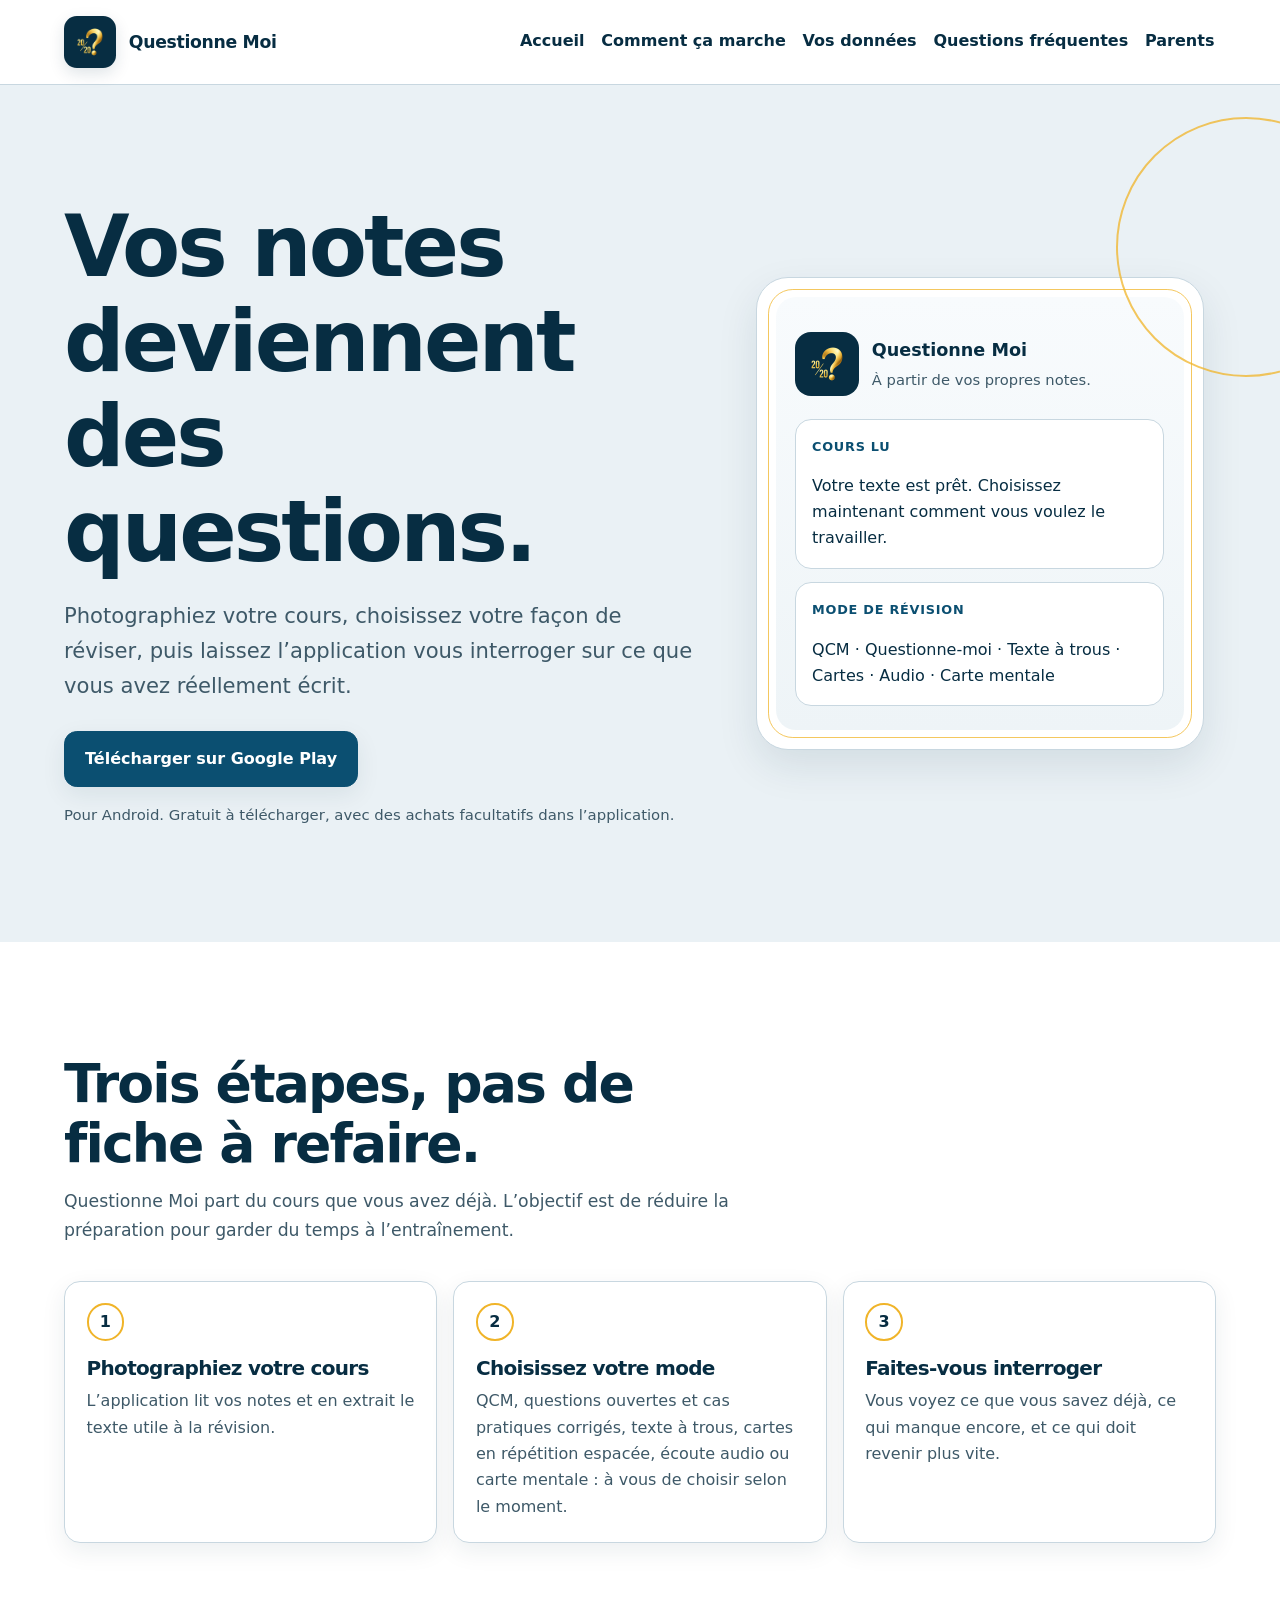
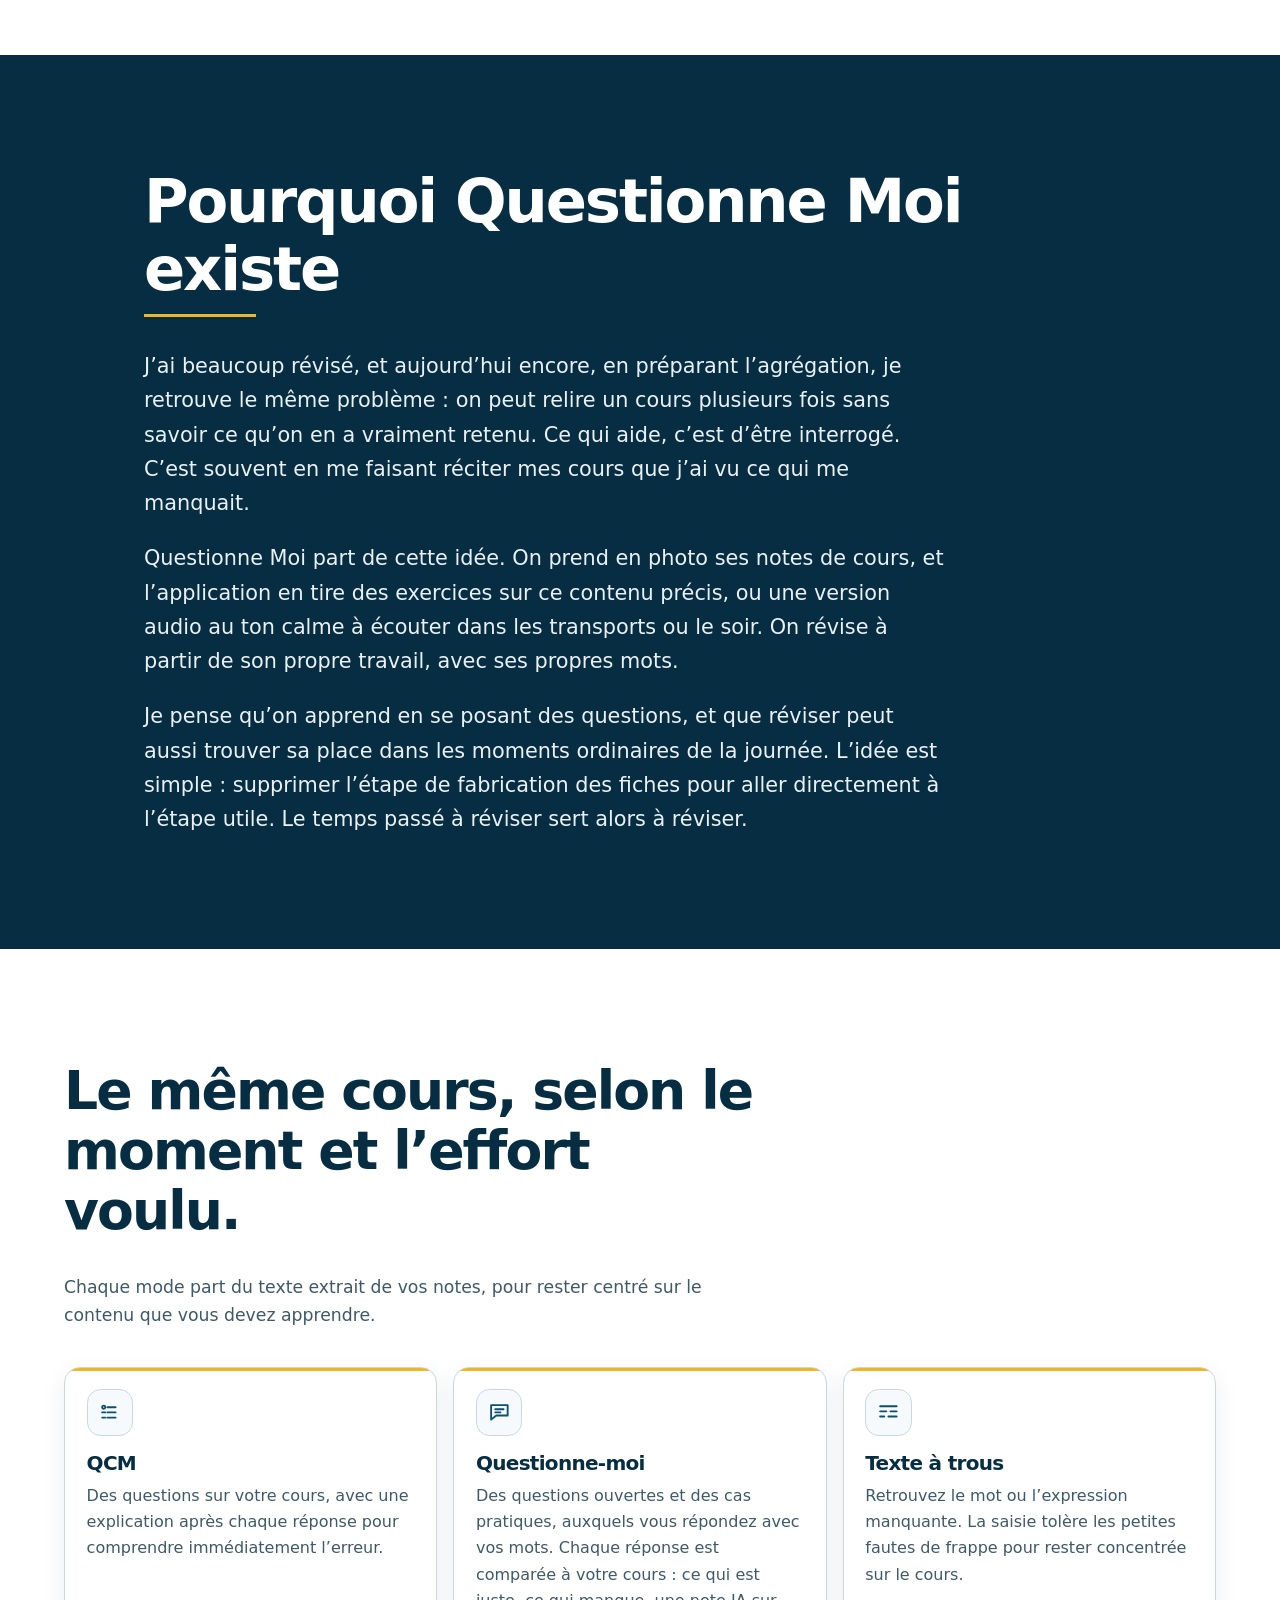
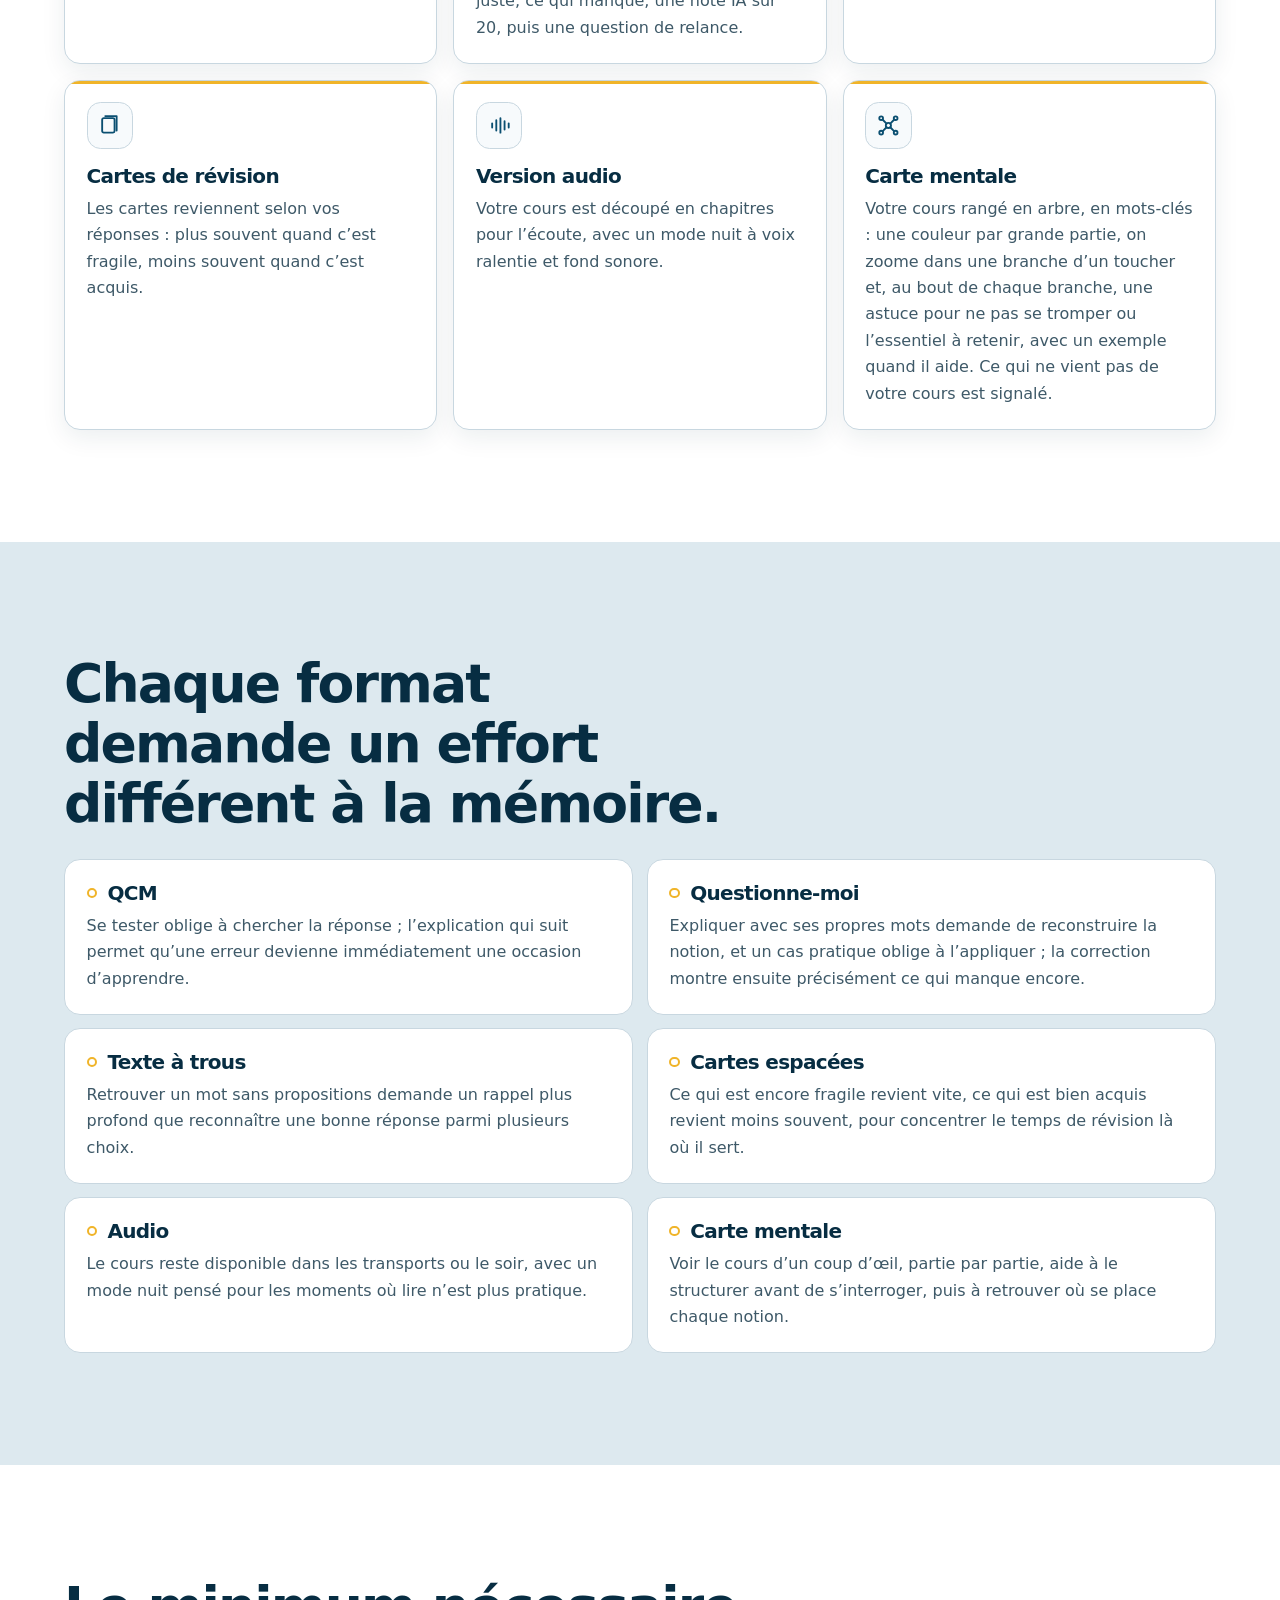
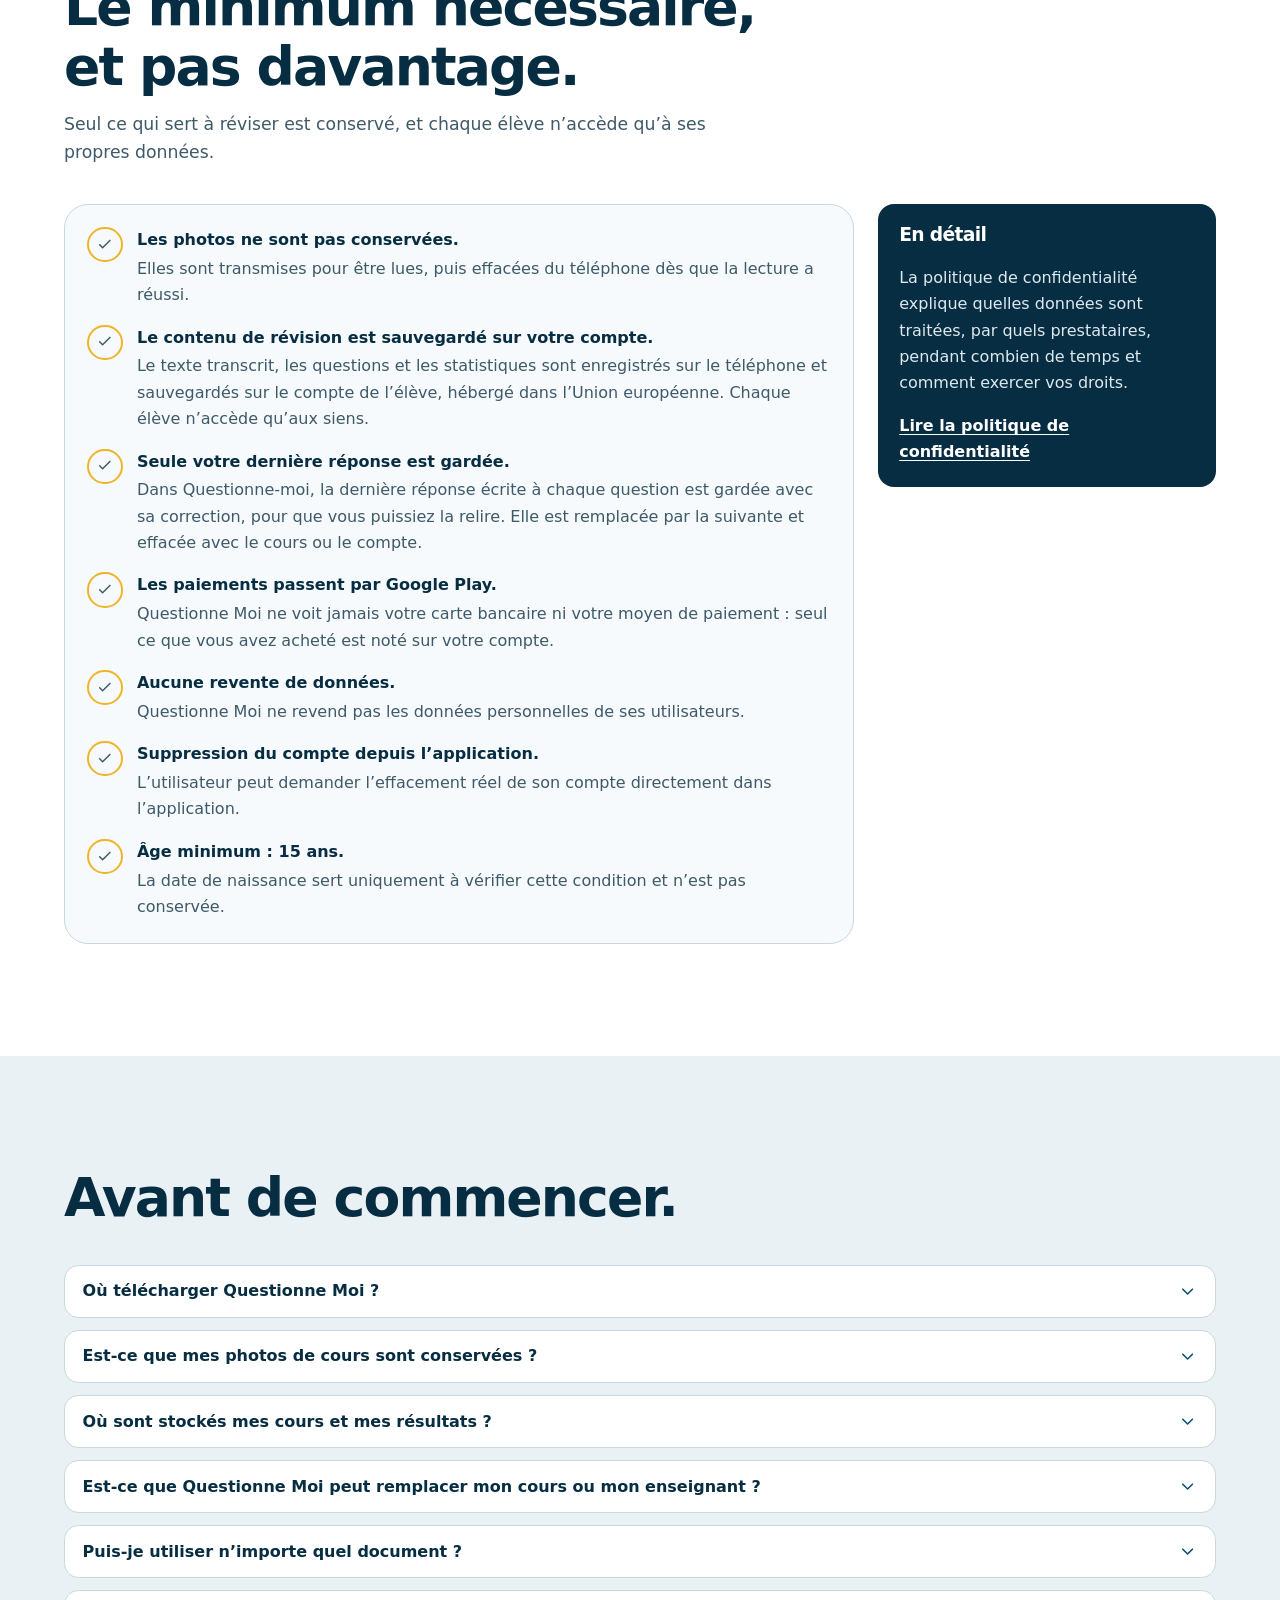
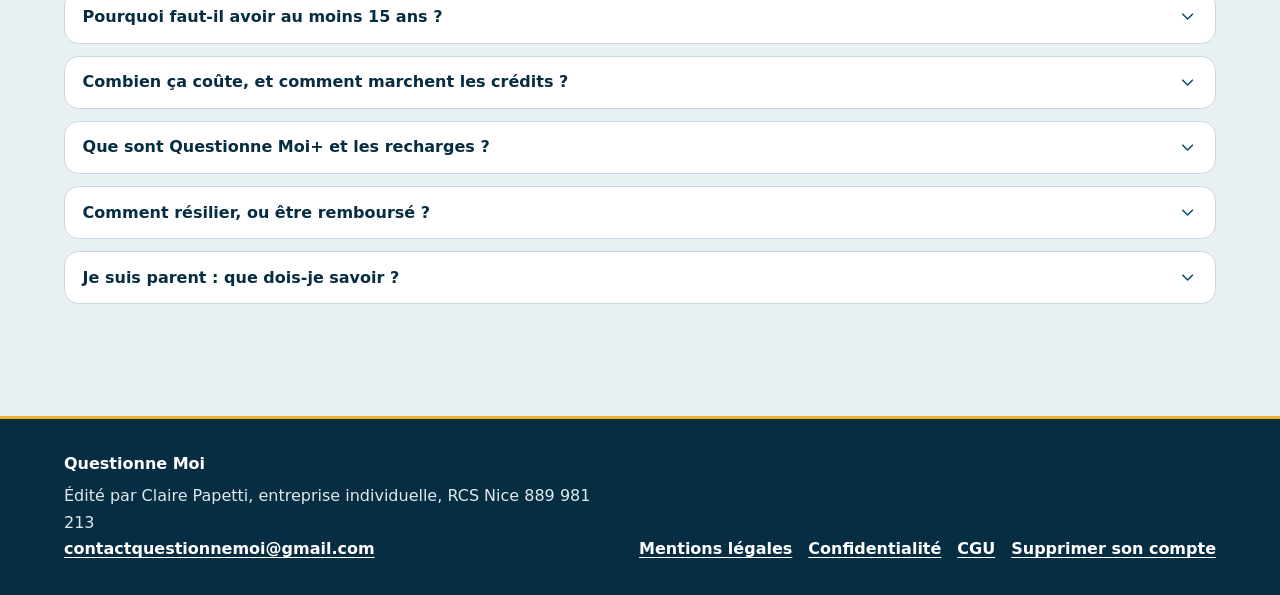
<file: index.html>
<!doctype html>
<html lang="fr">
  <head>
    <meta charset="utf-8">
    <meta name="viewport" content="width=device-width, initial-scale=1">
    <meta name="theme-color" content="#072D42">
    <title>Questionne Moi, réviser en se faisant interroger</title>
    <meta name="description" content="Application mobile de révision. On photographie ses notes de cours, et Questionne Moi en tire un QCM, des questions ouvertes et des cas pratiques corrigés, un texte à trous, des cartes de révision ou une version audio.">
    <link rel="canonical" href="https://www.questionnemoi.com/">
    <link rel="icon" href="assets/logo.png">
    <meta property="og:type" content="website">
    <meta property="og:site_name" content="Questionne Moi">
    <meta property="og:locale" content="fr_FR">
    <meta property="og:title" content="Questionne Moi, réviser en se faisant interroger">
    <meta property="og:description" content="Application mobile de révision. On photographie ses notes de cours, et Questionne Moi en tire un QCM, des questions ouvertes et des cas pratiques corrigés, un texte à trous, des cartes de révision ou une version audio.">
    <meta property="og:url" content="https://www.questionnemoi.com/">
    <meta property="og:image" content="https://www.questionnemoi.com/assets/partage.png">
    <meta property="og:image:width" content="1200">
    <meta property="og:image:height" content="630">
    <meta name="twitter:card" content="summary_large_image">
    <script>document.documentElement.classList.add('js');</script>
    <style>

:root {
  --ink: #072D42;
  --blue: #0B4F71;
  --blue-deep: #083D58;
  --gold: #F0B429;
  --paper: #EAF1F5;
  --white: #FFFFFF;
  --muted: #3E5968;
  --line: #C8D7E0;
  --shadow: 0 1rem 2.5rem rgba(7, 45, 66, 0.10);
  --shadow-soft: 0 .5rem 1.5rem rgba(7, 45, 66, 0.08);
  --radius-lg: 1.5rem;
  --radius-md: 1rem;
  --radius-sm: .75rem;
  --content: 72rem;
}

* { box-sizing: border-box; }

html {
  scroll-behavior: smooth;
  background: var(--paper);
}

body {
  margin: 0;
  color: var(--ink);
  background: var(--paper);
  font-family: system-ui, -apple-system, "Segoe UI", Roboto, Helvetica, Arial, sans-serif;
  font-size: 1rem;
  line-height: 1.65;
  text-rendering: optimizeLegibility;
}

img, svg { display: block; max-width: 100%; }

a {
  color: var(--blue);
  text-underline-offset: .18em;
  text-decoration-thickness: .08em;
}

a:hover { color: var(--blue-deep); }

button, a {
  -webkit-tap-highlight-color: transparent;
}

a:focus-visible,
button:focus-visible {
  outline: .1875rem solid var(--white);
  outline-offset: .1875rem;
  box-shadow: 0 0 0 .375rem var(--blue);
  border-radius: .35rem;
}

.skip-link {
  position: fixed;
  inset-inline-start: 1rem;
  inset-block-start: 1rem;
  z-index: 100;
  padding: .7rem 1rem;
  border-radius: .6rem;
  color: var(--white);
  background: var(--ink);
  transform: translateY(-180%);
  transition: transform 180ms ease;
}

.skip-link:focus { transform: translateY(0); }

.container {
  width: min(calc(100% - 2rem), var(--content));
  margin-inline: auto;
}

.site-header {
  position: relative;
  z-index: 20;
  background: var(--white);
  border-bottom: .0625rem solid var(--line);
}

.header-inner {
  display: flex;
  flex-direction: column;
  gap: 1rem;
  padding-block: 1rem;
}

.brand {
  display: inline-flex;
  align-items: center;
  gap: .8rem;
  color: var(--ink);
  text-decoration: none;
  font-weight: 800;
  letter-spacing: -.02em;
}

.brand:hover { color: var(--ink); }

.brand img {
  width: 3.25rem;
  height: 3.25rem;
  border-radius: .8rem;
  object-fit: cover;
  box-shadow: 0 .35rem 1rem rgba(7, 45, 66, .13);
}

.brand-name { font-size: 1.08rem; }

.site-nav ul {
  display: flex;
  flex-wrap: wrap;
  gap: .35rem .85rem;
  margin: 0;
  padding: 0;
  list-style: none;
}

.site-nav a {
  display: inline-block;
  padding: .4rem .1rem;
  color: var(--ink);
  font-weight: 700;
  text-decoration: none;
  border-bottom: .125rem solid transparent;
  transition: color 180ms ease, border-color 180ms ease, transform 180ms ease;
}

.site-nav a:hover {
  color: var(--blue);
  border-bottom-color: var(--gold);
  transform: translateY(-.06rem);
}

main { overflow: clip; }

.hero {
  position: relative;
  padding-block: clamp(4rem, 9vw, 7.5rem);
}

.hero::after {
  content: "";
  position: absolute;
  inset-inline-end: -6rem;
  inset-block-start: 2rem;
  width: 16rem;
  height: 16rem;
  border: .125rem solid rgba(240, 180, 41, .75);
  border-radius: 50%;
  pointer-events: none;
}

.hero-grid {
  position: relative;
  display: grid;
  gap: 2.5rem;
  align-items: center;
}

.eyebrow {
  margin: 0 0 .8rem;
  color: var(--blue);
  font-weight: 800;
  letter-spacing: .08em;
  text-transform: uppercase;
  font-size: .82rem;
}

h1, h2, h3 {
  margin-block-start: 0;
  color: var(--ink);
  line-height: 1.12;
  letter-spacing: -.035em;
}

h1 {
  max-width: 12ch;
  margin-block-end: 1.2rem;
  font-size: clamp(2.7rem, 8vw, 5.3rem);
  font-weight: 850;
}

.hero-copy {
  max-width: 40rem;
  margin: 0 0 1.7rem;
  color: var(--muted);
  font-size: clamp(1.08rem, 2.8vw, 1.32rem);
}

.cta-row {
  display: flex;
  flex-wrap: wrap;
  align-items: center;
  gap: 1rem;
}

.button {
  display: inline-flex;
  align-items: center;
  justify-content: center;
  min-height: 3.25rem;
  padding: .85rem 1.25rem;
  border: .0625rem solid var(--blue);
  border-radius: .8rem;
  color: var(--white);
  background: var(--blue);
  font: inherit;
  font-weight: 800;
  text-decoration: none;
  box-shadow: var(--shadow-soft);
  transition: transform 180ms ease, background-color 180ms ease, box-shadow 180ms ease;
}

.button:hover {
  color: var(--white);
  background: var(--blue-deep);
  transform: translateY(-.12rem);
  box-shadow: 0 .8rem 1.8rem rgba(7, 45, 66, .16);
}

.button[disabled] {
  opacity: 1;
  cursor: not-allowed;
  background: #315D73;
  border-color: #315D73;
  box-shadow: none;
  transform: none;
}

.cta-note {
  margin: 0;
  color: var(--muted);
  font-size: .93rem;
}

.hero-card {
  position: relative;
  max-width: 28rem;
  margin-inline: auto;
  padding: 1.2rem;
  background: var(--white);
  border: .0625rem solid var(--line);
  border-radius: 2rem;
  box-shadow: var(--shadow);
}

.hero-card::before {
  content: "";
  position: absolute;
  inset: .7rem;
  border: .0625rem solid rgba(240, 180, 41, .75);
  border-radius: 1.55rem;
  pointer-events: none;
}

.app-preview {
  position: relative;
  padding: 2.2rem 1.2rem 1.5rem;
  background: linear-gradient(180deg, #F8FBFD 0%, #EEF4F7 100%);
  border-radius: 1.25rem;
}

.preview-top {
  display: flex;
  align-items: center;
  gap: .8rem;
  margin-bottom: 1.4rem;
}

.preview-top img {
  width: 4rem;
  height: 4rem;
  border-radius: 1rem;
}

.preview-title {
  margin: 0;
  font-weight: 850;
  font-size: 1.1rem;
}

.preview-subtitle {
  margin: .2rem 0 0;
  color: var(--muted);
  font-size: .92rem;
}

.preview-card {
  margin-top: .85rem;
  padding: 1rem;
  background: var(--white);
  border: .0625rem solid var(--line);
  border-radius: 1rem;
}

.preview-label {
  margin: 0 0 .45rem;
  color: var(--blue);
  font-size: .8rem;
  font-weight: 800;
  text-transform: uppercase;
  letter-spacing: .06em;
}

.preview-card p:last-child { margin-bottom: 0; }

.section {
  padding-block: clamp(4.3rem, 9vw, 7rem);
}

.section-white { background: var(--white); }

.section-heading {
  max-width: 44rem;
  margin-bottom: 2.3rem;
}

.section-heading h2 {
  margin-bottom: .8rem;
  font-size: clamp(2rem, 5vw, 3.35rem);
}

.section-heading p {
  margin: 0;
  color: var(--muted);
  font-size: 1.08rem;
}

.steps,
.mode-grid {
  display: grid;
  gap: 1rem;
}

.step,
.mode-card,
.reason-card {
  position: relative;
  padding: 1.35rem;
  background: var(--white);
  border: .0625rem solid var(--line);
  border-radius: var(--radius-md);
  box-shadow: var(--shadow-soft);
  transition: transform 180ms ease, box-shadow 180ms ease, border-color 180ms ease;
}

.step:hover,
.mode-card:hover,
.reason-card:hover {
  transform: translateY(-.2rem);
  box-shadow: 0 .9rem 2rem rgba(7, 45, 66, .12);
  border-color: #9CB6C5;
}

.step-number {
  display: inline-flex;
  align-items: center;
  justify-content: center;
  width: 2.35rem;
  height: 2.35rem;
  margin-bottom: 1rem;
  border: .125rem solid var(--gold);
  border-radius: 50%;
  color: var(--ink);
  background: var(--white);
  font-weight: 850;
}

.icon-wrap {
  display: inline-grid;
  place-items: center;
  width: 2.9rem;
  height: 2.9rem;
  margin-bottom: 1rem;
  border: .0625rem solid var(--line);
  border-radius: .85rem;
  color: var(--blue);
  background: #F7FAFC;
}

.icon-wrap svg {
  width: 1.55rem;
  height: 1.55rem;
}

.step h3,
.mode-card h3,
.reason-card h3 {
  margin-bottom: .55rem;
  font-size: 1.25rem;
}

.step p,
.mode-card p,
.reason-card p {
  margin: 0;
  color: var(--muted);
}

.why {
  position: relative;
  color: var(--paper);
  background: var(--ink);
}

.why .container {
  width: min(calc(100% - 2rem), 62rem);
}

.why .eyebrow { color: #DDE9EF; }

.why h2 {
  position: relative;
  display: inline-block;
  margin-bottom: 2rem;
  color: var(--white);
  font-size: clamp(2.2rem, 5.5vw, 3.8rem);
}

.why h2::after {
  content: "";
  display: block;
  width: 7rem;
  height: .18rem;
  margin-top: .7rem;
  background: var(--gold);
  transform-origin: left center;
}

.js .why:not(.is-visible) h2::after {
  transform: scaleX(0);
}

.js .why.is-visible h2::after {
  transform: scaleX(1);
  transition: transform 520ms ease 120ms;
}

.why-copy {
  display: grid;
  gap: 1.3rem;
  max-width: 50rem;
}

.why-copy p {
  margin: 0;
  color: #EAF1F5;
  font-size: clamp(1.08rem, 2.4vw, 1.3rem);
}

.editor-placeholder {
  display: inline-block;
  margin-inline-start: .25rem;
  padding: .08rem .35rem;
  border: .0625rem dashed #B9CDD8;
  border-radius: .35rem;
  color: #FFFFFF;
  font-size: .9em;
}

.modes-intro {
  display: flex;
  flex-direction: column;
  gap: 1.2rem;
}

.mode-card {
  overflow: hidden;
}

.mode-card::before {
  content: "";
  position: absolute;
  inset-block-start: 0;
  inset-inline: 0;
  height: .22rem;
  background: var(--gold);
}

.memory {
  background: #DDE9EF;
}

.memory .section-heading {
  margin-bottom: 1.6rem;
}

.reason-list {
  display: grid;
  gap: .85rem;
}

.reason-card {
  box-shadow: none;
}

.reason-card h3 {
  display: flex;
  align-items: center;
  gap: .65rem;
}

.reason-dot {
  flex: 0 0 auto;
  width: .65rem;
  height: .65rem;
  border: .125rem solid var(--gold);
  border-radius: 50%;
}

.data-grid {
  display: grid;
  gap: 1.5rem;
  align-items: start;
}

.data-panel {
  padding: 1.4rem;
  background: #F6FAFC;
  border: .0625rem solid var(--line);
  border-radius: var(--radius-lg);
}

.data-list {
  display: grid;
  gap: 1rem;
  margin: 0;
  padding: 0;
  list-style: none;
}

.data-list li {
  display: grid;
  grid-template-columns: 2.3rem 1fr;
  gap: .8rem;
  align-items: start;
}

.data-check {
  display: grid;
  place-items: center;
  width: 2.2rem;
  height: 2.2rem;
  border: .125rem solid var(--gold);
  border-radius: 50%;
  color: var(--blue);
}

.data-check svg {
  width: 1.1rem;
  height: 1.1rem;
}

.data-list strong {
  display: block;
  margin-bottom: .15rem;
}

.data-list span {
  color: var(--muted);
}

.data-note {
  padding: 1.35rem;
  color: var(--white);
  background: var(--ink);
  border-radius: var(--radius-md);
}

.data-note h3 { color: var(--white); }

.data-note p {
  margin-bottom: 1rem;
  color: #DDE9EF;
}

.data-note a {
  color: var(--white);
  font-weight: 800;
}

.data-note a:hover { color: var(--paper); }

.faq-list {
  display: grid;
  gap: .75rem;
}

.faq-item {
  background: var(--white);
  border: .0625rem solid var(--line);
  border-radius: .9rem;
  overflow: hidden;
  transition: border-color 180ms ease, box-shadow 180ms ease;
}

.faq-item:hover {
  border-color: #9CB6C5;
  box-shadow: var(--shadow-soft);
}

.faq-item h3 {
  margin: 0;
  font-size: 1rem;
  letter-spacing: 0;
}

.faq-question {
  width: 100%;
  display: flex;
  align-items: center;
  justify-content: space-between;
  gap: 1rem;
  padding: 1rem 1.1rem;
  border: 0;
  color: var(--ink);
  background: transparent;
  font: inherit;
  font-weight: 800;
  text-align: left;
  cursor: pointer;
}

.faq-question:hover { background: #F8FBFD; }

.faq-question svg {
  flex: 0 0 auto;
  width: 1.2rem;
  height: 1.2rem;
  color: var(--blue);
  transition: transform 180ms ease;
}

.faq-question[aria-expanded="true"] svg {
  transform: rotate(180deg);
}

.faq-answer {
  height: 0;
  overflow: hidden;
  transition: height 220ms ease;
}

.faq-answer-inner {
  padding: 0 1.1rem 1.1rem;
  color: var(--muted);
}

.faq-answer-inner p { margin: 0; }
.faq-answer-inner p + p,
.faq-answer-inner ul,
.faq-answer-inner ul + p { margin-top: .75rem; }
.faq-answer-inner ul { margin-bottom: 0; padding-left: 1.2rem; }
.faq-answer-inner li + li { margin-top: .25rem; }

.site-footer {
  color: #EAF1F5;
  background: var(--ink);
  border-top: .1875rem solid var(--gold);
}

.footer-inner {
  display: grid;
  gap: 1.5rem;
  padding-block: 2rem;
}

.footer-brand {
  margin: 0 0 .35rem;
  color: var(--white);
  font-weight: 850;
}

.footer-meta {
  margin: 0;
  color: #DDE9EF;
}

.footer-links {
  display: flex;
  flex-wrap: wrap;
  gap: .5rem 1rem;
  margin: 0;
  padding: 0;
  list-style: none;
}

.site-footer a {
  color: var(--white);
  font-weight: 700;
  transition: color 180ms ease, transform 180ms ease;
}

.site-footer a:hover {
  color: var(--paper);
  transform: translateY(-.06rem);
}

.js .reveal {
  opacity: 0;
  transform: translateY(1rem);
}

.js .reveal.is-visible {
  opacity: 1;
  transform: translateY(0);
  transition: opacity 520ms ease, transform 520ms ease;
}

.js .why-copy p {
  opacity: 0;
  transform: translateY(.8rem);
}

.js .why.is-visible .why-copy p {
  opacity: 1;
  transform: translateY(0);
  transition: opacity 520ms ease, transform 520ms ease;
}

.js .why.is-visible .why-copy p:nth-child(1) { transition-delay: 140ms; }
.js .why.is-visible .why-copy p:nth-child(2) { transition-delay: 250ms; }
.js .why.is-visible .why-copy p:nth-child(3) { transition-delay: 360ms; }

@media (min-width: 42rem) {
  .container { width: min(calc(100% - 3rem), var(--content)); }

  .header-inner {
    flex-direction: row;
    align-items: center;
    justify-content: space-between;
  }

  .hero-grid {
    grid-template-columns: minmax(0, 1.15fr) minmax(18rem, .85fr);
  }

  .steps { grid-template-columns: repeat(3, minmax(0, 1fr)); }
  .mode-grid { grid-template-columns: repeat(2, minmax(0, 1fr)); }
  .reason-list { grid-template-columns: repeat(2, minmax(0, 1fr)); }
  .data-grid { grid-template-columns: minmax(0, 1.4fr) minmax(16rem, .6fr); }

  .footer-inner {
    grid-template-columns: minmax(0, 1fr) auto;
    align-items: end;
  }
}

@media (min-width: 68rem) {
  .mode-grid { grid-template-columns: repeat(3, minmax(0, 1fr)); }
}

@media (prefers-reduced-motion: reduce) {
  html { scroll-behavior: auto; }

  *,
  *::before,
  *::after {
    animation: none !important;
    transition: none !important;
  }

  .js .reveal,
  .js .why-copy p,
  .js .why:not(.is-visible) h2::after {
    opacity: 1 !important;
    transform: none !important;
  }

  .faq-answer {
    transition: none !important;
  }
}

  </style>
  </head>
  <body>
    <a class="skip-link" href="#contenu">Aller au contenu</a>
    <header class="site-header">
      <div class="container header-inner">
        <a class="brand" href="index.html" aria-label="Questionne Moi, accueil">
          <img src="assets/logo.png" alt="Logo Questionne Moi, point d’interrogation doré sur fond bleu encre">
          <span class="brand-name">Questionne Moi</span>
        </a>
        <nav class="site-nav" aria-label="Navigation principale">
          <ul>
            <li>
              <a href="index.html">Accueil</a>
            </li>
            <li>
              <a href="index.html#fonctionnement">Comment ça marche</a>
            </li>
            <li>
              <a href="index.html#donnees">Vos données</a>
            </li>
            <li>
              <a href="index.html#faq">Questions fréquentes</a>
            </li>
            <li>
              <a href="parents.html">Parents</a>
            </li>
          </ul>
        </nav>
      </div>
    </header>
    <main id="contenu">
      <section class="hero" aria-labelledby="hero-title">
        <div class="container hero-grid">
          <div>
            <h1 id="hero-title">Vos notes deviennent des questions.</h1>
            <p class="hero-copy">Photographiez votre cours, choisissez votre façon de réviser, puis laissez l’application vous interroger sur ce que vous avez réellement écrit.</p>
            <div class="cta-row">
              <a class="button" href="https://play.google.com/store/apps/details?id=com.questionnemoi.app">Télécharger sur Google Play</a>
              <p class="cta-note">Pour Android. Gratuit à télécharger, avec des achats facultatifs dans l’application.</p>
            </div>
          </div>
          <div class="hero-card" aria-label="Aperçu du fonctionnement de Questionne Moi">
            <div class="app-preview">
              <div class="preview-top">
                <img src="assets/logo.png" alt="Logo Questionne Moi">
                <div>
                  <p class="preview-title">Questionne Moi</p>
                  <p class="preview-subtitle">À partir de vos propres notes.</p>
                </div>
              </div>
              <div class="preview-card">
                <p class="preview-label">Cours lu</p>
                <p>Votre texte est prêt. Choisissez maintenant comment vous voulez le travailler.</p>
              </div>
              <div class="preview-card">
                <p class="preview-label">Mode de révision</p>
                <p>QCM · Questionne-moi · Texte à trous · Cartes · Audio · Carte mentale</p>
              </div>
            </div>
          </div>
        </div>
      </section>
      <section class="section section-white" id="fonctionnement" aria-labelledby="fonctionnement-title">
        <div class="container">
          <div class="section-heading">
            <h2 id="fonctionnement-title">Trois étapes, pas de fiche à refaire.</h2>
            <p>Questionne Moi part du cours que vous avez déjà. L’objectif est de réduire la préparation pour garder du temps à l’entraînement.</p>
          </div>
          <div class="steps">
            <article class="step">
              <span class="step-number" aria-hidden="true">1</span>
              <h3>Photographiez votre cours</h3>
              <p>L’application lit vos notes et en extrait le texte utile à la révision.</p>
            </article>
            <article class="step">
              <span class="step-number" aria-hidden="true">2</span>
              <h3>Choisissez votre mode</h3>
              <p>QCM, questions ouvertes et cas pratiques corrigés, texte à trous, cartes en répétition espacée, écoute audio ou carte mentale : à vous de choisir selon le moment.</p>
            </article>
            <article class="step">
              <span class="step-number" aria-hidden="true">3</span>
              <h3>Faites-vous interroger</h3>
              <p>Vous voyez ce que vous savez déjà, ce qui manque encore, et ce qui doit revenir plus vite.</p>
            </article>
          </div>
        </div>
      </section>
      <section class="section why" id="pourquoi" aria-labelledby="pourquoi-title">
        <div class="container">
          <h2 id="pourquoi-title">Pourquoi Questionne Moi existe</h2>
          <div class="why-copy">
            <p>J’ai beaucoup révisé, et aujourd’hui encore, en préparant l’agrégation, je retrouve le même problème : on peut relire un cours plusieurs fois sans savoir ce qu’on en a vraiment retenu. Ce qui aide, c’est d’être interrogé. C’est souvent en me faisant réciter mes cours que j’ai vu ce qui me manquait.</p>
            <p>Questionne Moi part de cette idée. On prend en photo ses notes de cours, et l’application en tire des exercices sur ce contenu précis, ou une version audio au ton calme à écouter dans les transports ou le soir. On révise à partir de son propre travail, avec ses propres mots.</p>
            <p>Je pense qu’on apprend en se posant des questions, et que réviser peut aussi trouver sa place dans les moments ordinaires de la journée. L’idée est simple : supprimer l’étape de fabrication des fiches pour aller directement à l’étape utile. Le temps passé à réviser sert alors à réviser.</p>
          </div>
        </div>
      </section>
      <section class="section section-white" id="modes" aria-labelledby="modes-title">
        <div class="container">
          <div class="section-heading modes-intro">
            <div>
              <h2 id="modes-title">Le même cours, selon le moment et l’effort voulu.</h2>
            </div>
            <p>Chaque mode part du texte extrait de vos notes, pour rester centré sur le contenu que vous devez apprendre.</p>
          </div>
          <div class="mode-grid">
            <article class="mode-card">
              <div class="icon-wrap" aria-hidden="true">
                <svg viewBox="0 0 24 24" fill="none" stroke="currentColor" stroke-width="1.8" stroke-linecap="round" stroke-linejoin="round">
                  <circle cx="6.5" cy="7" r="1.5"/>
                  <path d="M10 7h8M5 12h3M10 12h8M5 17h3M10 17h8"/>
                </svg>
              </div>
              <h3>QCM</h3>
              <p>Des questions sur votre cours, avec une explication après chaque réponse pour comprendre immédiatement l’erreur.</p>
            </article>
            <article class="mode-card">
              <div class="icon-wrap" aria-hidden="true">
                <svg viewBox="0 0 24 24" fill="none" stroke="currentColor" stroke-width="1.8" stroke-linecap="round" stroke-linejoin="round">
                  <path d="M4 5h16v10H9l-5 4z"/>
                  <path d="M8 9h8M8 12h5"/>
                </svg>
              </div>
              <h3>Questionne-moi</h3>
              <p>Des questions ouvertes et des cas pratiques, auxquels vous répondez avec vos mots. Chaque réponse est comparée à votre cours : ce qui est juste, ce qui manque, une note IA sur 20, puis une question de relance.</p>
            </article>
            <article class="mode-card">
              <div class="icon-wrap" aria-hidden="true">
                <svg viewBox="0 0 24 24" fill="none" stroke="currentColor" stroke-width="1.8" stroke-linecap="round" stroke-linejoin="round">
                  <path d="M4 6h16M4 11h6M14 11h6M4 16h4M12 16h8"/>
                </svg>
              </div>
              <h3>Texte à trous</h3>
              <p>Retrouvez le mot ou l’expression manquante. La saisie tolère les petites fautes de frappe pour rester concentrée sur le cours.</p>
            </article>
            <article class="mode-card">
              <div class="icon-wrap" aria-hidden="true">
                <svg viewBox="0 0 24 24" fill="none" stroke="currentColor" stroke-width="1.8" stroke-linecap="round" stroke-linejoin="round">
                  <rect x="5" y="5" width="12" height="14" rx="1.5"/>
                  <path d="M8 3h11v14"/>
                </svg>
              </div>
              <h3>Cartes de révision</h3>
              <p>Les cartes reviennent selon vos réponses : plus souvent quand c’est fragile, moins souvent quand c’est acquis.</p>
            </article>
            <article class="mode-card">
              <div class="icon-wrap" aria-hidden="true">
                <svg viewBox="0 0 24 24" fill="none" stroke="currentColor" stroke-width="1.8" stroke-linecap="round" stroke-linejoin="round">
                  <path d="M5 10v4M9 7v10M13 5v14M17 8v8M21 10v4"/>
                </svg>
              </div>
              <h3>Version audio</h3>
              <p>Votre cours est découpé en chapitres pour l’écoute, avec un mode nuit à voix ralentie et fond sonore.</p>
            </article>
            <article class="mode-card">
              <div class="icon-wrap" aria-hidden="true">
                <svg viewBox="0 0 24 24" fill="none" stroke="currentColor" stroke-width="1.8" stroke-linecap="round" stroke-linejoin="round">
                  <circle cx="12" cy="12" r="2.5"/>
                  <circle cx="5" cy="5" r="1.8"/>
                  <circle cx="19" cy="5" r="1.8"/>
                  <circle cx="5" cy="19" r="1.8"/>
                  <circle cx="19" cy="19" r="1.8"/>
                  <path d="M10.2 10.2 6.3 6.3M13.8 10.2l3.9-3.9M10.2 13.8l-3.9 3.9M13.8 13.8l3.9 3.9"/>
                </svg>
              </div>
              <h3>Carte mentale</h3>
              <p>Votre cours rangé en arbre, en mots-clés : une couleur par grande partie, on zoome dans une branche d’un toucher et, au bout de chaque branche, une astuce pour ne pas se tromper ou l’essentiel à retenir, avec un exemple quand il aide. Ce qui ne vient pas de votre cours est signalé.</p>
            </article>
          </div>
        </div>
      </section>
      <section class="section memory" id="pourquoi-exercices" aria-labelledby="pourquoi-exercices-title">
        <div class="container">
          <div class="section-heading">
            <h2 id="pourquoi-exercices-title">Chaque format demande un effort différent à la mémoire.</h2>
          </div>
          <div class="reason-list">
            <article class="reason-card">
              <h3>
                <span class="reason-dot" aria-hidden="true">
                </span>QCM</h3>
                <p>Se tester oblige à chercher la réponse ; l’explication qui suit permet qu’une erreur devienne immédiatement une occasion d’apprendre.</p>
              </article>
              <article class="reason-card">
                <h3>
                  <span class="reason-dot" aria-hidden="true">
                  </span>Questionne-moi</h3>
                  <p>Expliquer avec ses propres mots demande de reconstruire la notion, et un cas pratique oblige à l’appliquer ; la correction montre ensuite précisément ce qui manque encore.</p>
                </article>
                <article class="reason-card">
                  <h3>
                    <span class="reason-dot" aria-hidden="true">
                    </span>Texte à trous</h3>
                    <p>Retrouver un mot sans propositions demande un rappel plus profond que reconnaître une bonne réponse parmi plusieurs choix.</p>
                  </article>
                  <article class="reason-card">
                    <h3>
                      <span class="reason-dot" aria-hidden="true">
                      </span>Cartes espacées</h3>
                      <p>Ce qui est encore fragile revient vite, ce qui est bien acquis revient moins souvent, pour concentrer le temps de révision là où il sert.</p>
                    </article>
                    <article class="reason-card">
                      <h3>
                        <span class="reason-dot" aria-hidden="true">
                        </span>Audio</h3>
                        <p>Le cours reste disponible dans les transports ou le soir, avec un mode nuit pensé pour les moments où lire n’est plus pratique.</p>
                      </article>
                      <article class="reason-card">
                        <h3>
                          <span class="reason-dot" aria-hidden="true">
                          </span>Carte mentale</h3>
                          <p>Voir le cours d’un coup d’œil, partie par partie, aide à le structurer avant de s’interroger, puis à retrouver où se place chaque notion.</p>
                        </article>
                      </div>
                    </div>
                  </section>
                  <section class="section section-white" id="donnees" aria-labelledby="donnees-title">
                    <div class="container">
                      <div class="section-heading">
                        <h2 id="donnees-title">Le minimum nécessaire, et pas davantage.</h2>
                        <p>Seul ce qui sert à réviser est conservé, et chaque élève n’accède qu’à ses propres données.</p>
                      </div>
                      <div class="data-grid">
                        <div class="data-panel">
                          <ul class="data-list">
                            <li>
                              <span class="data-check" aria-hidden="true">
                                <svg viewBox="0 0 24 24" fill="none" stroke="currentColor" stroke-width="2" stroke-linecap="round" stroke-linejoin="round">
                                  <path d="M5 12l4 4L19 6"/>
                                </svg>
                              </span>
                              <div>
                                <strong>Les photos ne sont pas conservées.</strong>
                                <span>Elles sont transmises pour être lues, puis effacées du téléphone dès que la lecture a réussi.</span>
                              </div>
                            </li>
                            <li>
                              <span class="data-check" aria-hidden="true">
                                <svg viewBox="0 0 24 24" fill="none" stroke="currentColor" stroke-width="2" stroke-linecap="round" stroke-linejoin="round">
                                  <path d="M5 12l4 4L19 6"/>
                                </svg>
                              </span>
                              <div>
                                <strong>Le contenu de révision est sauvegardé sur votre compte.</strong>
                                <span>Le texte transcrit, les questions et les statistiques sont enregistrés sur le téléphone et sauvegardés sur le compte de l’élève, hébergé dans l’Union européenne. Chaque élève n’accède qu’aux siens.</span>
                              </div>
                            </li>
                            <li>
                              <span class="data-check" aria-hidden="true">
                                <svg viewBox="0 0 24 24" fill="none" stroke="currentColor" stroke-width="2" stroke-linecap="round" stroke-linejoin="round">
                                  <path d="M5 12l4 4L19 6"/>
                                </svg>
                              </span>
                              <div>
                                <strong>Seule votre dernière réponse est gardée.</strong>
                                <span>Dans Questionne-moi, la dernière réponse écrite à chaque question est gardée avec sa correction, pour que vous puissiez la relire. Elle est remplacée par la suivante et effacée avec le cours ou le compte.</span>
                              </div>
                            </li>
                            <li>
                              <span class="data-check" aria-hidden="true">
                                <svg viewBox="0 0 24 24" fill="none" stroke="currentColor" stroke-width="2" stroke-linecap="round" stroke-linejoin="round">
                                  <path d="M5 12l4 4L19 6"/>
                                </svg>
                              </span>
                              <div>
                                <strong>Les paiements passent par Google Play.</strong>
                                <span>Questionne Moi ne voit jamais votre carte bancaire ni votre moyen de paiement : seul ce que vous avez acheté est noté sur votre compte.</span>
                              </div>
                            </li>
                            <li>
                              <span class="data-check" aria-hidden="true">
                                <svg viewBox="0 0 24 24" fill="none" stroke="currentColor" stroke-width="2" stroke-linecap="round" stroke-linejoin="round">
                                  <path d="M5 12l4 4L19 6"/>
                                </svg>
                              </span>
                              <div>
                                <strong>Aucune revente de données.</strong>
                                <span>Questionne Moi ne revend pas les données personnelles de ses utilisateurs.</span>
                              </div>
                            </li>
                            <li>
                              <span class="data-check" aria-hidden="true">
                                <svg viewBox="0 0 24 24" fill="none" stroke="currentColor" stroke-width="2" stroke-linecap="round" stroke-linejoin="round">
                                  <path d="M5 12l4 4L19 6"/>
                                </svg>
                              </span>
                              <div>
                                <strong>Suppression du compte depuis l’application.</strong>
                                <span>L’utilisateur peut demander l’effacement réel de son compte directement dans l’application.</span>
                              </div>
                            </li>
                            <li>
                              <span class="data-check" aria-hidden="true">
                                <svg viewBox="0 0 24 24" fill="none" stroke="currentColor" stroke-width="2" stroke-linecap="round" stroke-linejoin="round">
                                  <path d="M5 12l4 4L19 6"/>
                                </svg>
                              </span>
                              <div>
                                <strong>Âge minimum : 15 ans.</strong>
                                <span>La date de naissance sert uniquement à vérifier cette condition et n’est pas conservée.</span>
                              </div>
                            </li>
                          </ul>
                        </div>
                        <aside class="data-note" aria-label="En savoir plus sur les données personnelles">
                          <h3>En détail</h3>
                          <p>La politique de confidentialité explique quelles données sont traitées, par quels prestataires, pendant combien de temps et comment exercer vos droits.</p>
                          <a href="confidentialite.html">Lire la politique de confidentialité</a>
                        </aside>
                      </div>
                    </div>
                  </section>
                  <section class="section" id="faq" aria-labelledby="faq-title">
                    <div class="container">
                      <div class="section-heading">
                        <h2 id="faq-title">Avant de commencer.</h2>
                      </div>
                      <div class="faq-list">
                        <article class="faq-item">
                          <h3>
                            <button class="faq-question" type="button" aria-expanded="false" aria-controls="faq-a1" id="faq-q1">
                              Où télécharger Questionne Moi ?
                              <svg viewBox="0 0 24 24" fill="none" stroke="currentColor" stroke-width="2" stroke-linecap="round" stroke-linejoin="round" aria-hidden="true">
                                <path d="M6 9l6 6 6-6"/>
                              </svg>
                            </button>
                          </h3>
                          <div class="faq-answer" id="faq-a1" role="region" aria-labelledby="faq-q1" hidden>
                            <div class="faq-answer-inner">
                              <p>Questionne Moi est disponible sur <a href="https://play.google.com/store/apps/details?id=com.questionnemoi.app">Google Play</a>, pour les téléphones Android. Il n’existe pas encore de version pour iPhone.</p>
                            </div>
                          </div>
                        </article>
                        <article class="faq-item">
                          <h3>
                            <button class="faq-question" type="button" aria-expanded="false" aria-controls="faq-a2" id="faq-q2">
                              Est-ce que mes photos de cours sont conservées ?
                              <svg viewBox="0 0 24 24" fill="none" stroke="currentColor" stroke-width="2" stroke-linecap="round" stroke-linejoin="round" aria-hidden="true">
                                <path d="M6 9l6 6 6-6"/>
                              </svg>
                            </button>
                          </h3>
                          <div class="faq-answer" id="faq-a2" role="region" aria-labelledby="faq-q2" hidden>
                            <div class="faq-answer-inner">
                              <p>Non. Elles sont transmises uniquement pour être lues, ne sont pas conservées sur un serveur et sont effacées du téléphone dès que la lecture a réussi.</p>
                            </div>
                          </div>
                        </article>
                        <article class="faq-item">
                          <h3>
                            <button class="faq-question" type="button" aria-expanded="false" aria-controls="faq-a3" id="faq-q3">
                              Où sont stockés mes cours et mes résultats ?
                              <svg viewBox="0 0 24 24" fill="none" stroke="currentColor" stroke-width="2" stroke-linecap="round" stroke-linejoin="round" aria-hidden="true">
                                <path d="M6 9l6 6 6-6"/>
                              </svg>
                            </button>
                          </h3>
                          <div class="faq-answer" id="faq-a3" role="region" aria-labelledby="faq-q3" hidden>
                            <div class="faq-answer-inner">
                              <p>Le texte transcrit, les exercices générés (dont la carte mentale et vos modifications) et vos statistiques de révision sont enregistrés sur votre téléphone, puis sauvegardés sur votre compte, hébergé dans l’Union européenne (Irlande). Vous les retrouvez en vous reconnectant, après une réinstallation ou sur un autre téléphone. Les photos ne sont jamais sauvegardées. Dans Questionne-moi, seule votre dernière réponse à chaque question est gardée, avec sa correction.</p>
                            </div>
                          </div>
                        </article>
                        <article class="faq-item">
                          <h3>
                            <button class="faq-question" type="button" aria-expanded="false" aria-controls="faq-a4" id="faq-q4">
                              Est-ce que Questionne Moi peut remplacer mon cours ou mon enseignant ?
                              <svg viewBox="0 0 24 24" fill="none" stroke="currentColor" stroke-width="2" stroke-linecap="round" stroke-linejoin="round" aria-hidden="true">
                                <path d="M6 9l6 6 6-6"/>
                              </svg>
                            </button>
                          </h3>
                          <div class="faq-answer" id="faq-a4" role="region" aria-labelledby="faq-q4" hidden>
                            <div class="faq-answer-inner">
                              <p>Non. Le contenu est généré automatiquement et peut comporter des erreurs. Il faut toujours vérifier une réponse importante dans son cours et, si besoin, auprès de son enseignant.</p>
                            </div>
                          </div>
                        </article>
                        <article class="faq-item">
                          <h3>
                            <button class="faq-question" type="button" aria-expanded="false" aria-controls="faq-a5" id="faq-q5">
                              Puis-je utiliser n’importe quel document ?
                              <svg viewBox="0 0 24 24" fill="none" stroke="currentColor" stroke-width="2" stroke-linecap="round" stroke-linejoin="round" aria-hidden="true">
                                <path d="M6 9l6 6 6-6"/>
                              </svg>
                            </button>
                          </h3>
                          <div class="faq-answer" id="faq-a5" role="region" aria-labelledby="faq-q5" hidden>
                            <div class="faq-answer-inner">
                              <p>Vous pouvez importer des documents que vous avez le droit de photographier et d’utiliser. L’usage des cours dans Questionne Moi doit rester personnel et privé.</p>
                            </div>
                          </div>
                        </article>
                        <article class="faq-item">
                          <h3>
                            <button class="faq-question" type="button" aria-expanded="false" aria-controls="faq-a6" id="faq-q6">
                              Pourquoi faut-il avoir au moins 15 ans ?
                              <svg viewBox="0 0 24 24" fill="none" stroke="currentColor" stroke-width="2" stroke-linecap="round" stroke-linejoin="round" aria-hidden="true">
                                <path d="M6 9l6 6 6-6"/>
                              </svg>
                            </button>
                          </h3>
                          <div class="faq-answer" id="faq-a6" role="region" aria-labelledby="faq-q6" hidden>
                            <div class="faq-answer-inner">
                              <p>Questionne Moi fixe l’âge minimum à 15 ans pour tenir compte du cadre français applicable à l’utilisation de services numériques par les mineurs. La date de naissance n’est pas conservée : seul le résultat du contrôle d’âge l’est.</p>
                            </div>
                          </div>
                        </article>
                        <article class="faq-item">
                          <h3>
                            <button class="faq-question" type="button" aria-expanded="false" aria-controls="faq-a7" id="faq-q7">
                              Combien ça coûte, et comment marchent les crédits&nbsp;?
                              <svg viewBox="0 0 24 24" fill="none" stroke="currentColor" stroke-width="2" stroke-linecap="round" stroke-linejoin="round" aria-hidden="true">
                                <path d="M6 9l6 6 6-6"/>
                              </svg>
                            </button>
                          </h3>
                          <div class="faq-answer" id="faq-a7" role="region" aria-labelledby="faq-q7" hidden>
                            <div class="faq-answer-inner">
                              <p>L’application est gratuite à télécharger. Les <strong>crédits</strong> servent quand l’intelligence artificielle travaille pour vous&nbsp;: lire vos photos, préparer vos exercices, corriger vos réponses. Tout ce qui est déjà prêt reste gratuit et sans limite&nbsp;: refaire des séries de QCM, réécouter un cours, retourner ses cartes, relire ses corrections.</p>
                              <p>En arrivant, vous recevez <strong>30&nbsp;crédits offerts</strong>, qui n’expirent pas, puis <strong>3&nbsp;crédits chaque jour</strong>. Ceux du jour reviennent chaque nuit, à 1 h du matin en hiver et à 2 h en été (heure de Paris), et ne s’additionnent pas d’un jour à l’autre&nbsp;: ils sont utilisés en premier.</p>
                              <ul>
                                <li>Lire un cours&nbsp;: 1&nbsp;crédit par photo, 4 au minimum</li>
                                <li>Préparer le QCM&nbsp;: 3&nbsp;crédits, ou 6 pour un long cours, préparé en deux fois</li>
                                <li>Préparer le texte à trous ou la version audio&nbsp;: 2&nbsp;crédits chacun</li>
                                <li>Préparer les cartes de révision&nbsp;: 1&nbsp;crédit</li>
                                <li>Préparer la carte mentale&nbsp;: 3&nbsp;crédits (et autant pour la refaire ou faire vérifier vos modifications)</li>
                                <li>Une série de Questionne-moi (5 questions)&nbsp;: 5&nbsp;crédits, toutes les corrections et relances comprises</li>
                              </ul>
                              <p>Par exemple, un cours de 10&nbsp;pages, lu puis préparé en entier (QCM, texte à trous, cartes, audio et carte mentale), utilise 21&nbsp;crédits, et 26 avec une série de Questionne-moi.</p>
                              <p>Si une lecture, une préparation ou une série échoue, ses crédits sont rendus, et si la connexion coupe avant la fin, «&nbsp;Réessayer&nbsp;» ne vous fait pas payer une deuxième fois. L’application affiche à tout moment vos crédits, et le coût de chaque exercice avant de le lancer.</p>
                            </div>
                          </div>
                        </article>
                        <article class="faq-item">
                          <h3>
                            <button class="faq-question" type="button" aria-expanded="false" aria-controls="faq-a8" id="faq-q8">
                              Que sont Questionne Moi+ et les recharges&nbsp;?
                              <svg viewBox="0 0 24 24" fill="none" stroke="currentColor" stroke-width="2" stroke-linecap="round" stroke-linejoin="round" aria-hidden="true">
                                <path d="M6 9l6 6 6-6"/>
                              </svg>
                            </button>
                          </h3>
                          <div class="faq-answer" id="faq-a8" role="region" aria-labelledby="faq-q8" hidden>
                            <div class="faq-answer-inner">
                              <p>Rien n’est obligatoire&nbsp;: on peut réviser avec les crédits offerts. Pour ceux qui veulent en faire plus, l’application propose&nbsp;:</p>
                              <ul>
                                <li><strong>Questionne Moi+</strong>, 5,99&nbsp;€ par mois (3,99&nbsp;€ le premier mois pour un premier abonnement)&nbsp;: 100&nbsp;crédits par mois en plus des crédits du jour, tous vos examens dans «&nbsp;Mon programme&nbsp;», et 20&nbsp;% de crédits en plus sur les recharges. Sans engagement.</li>
                                <li>Le <strong>pass année scolaire</strong>, 49,99&nbsp;€ payés une fois&nbsp;: Questionne Moi+ pendant 10&nbsp;mois, sans renouvellement automatique.</li>
                                <li>Des <strong>recharges</strong>&nbsp;: 40&nbsp;crédits pour 2,99&nbsp;€, 100&nbsp;crédits pour 6,99&nbsp;€. Elles n’expirent pas et servent après les crédits du jour.</li>
                              </ul>
                              <p>Les prix indiqués sont ceux de la France&nbsp;; l’application affiche toujours le prix exact avant l’achat. Les crédits du mois ne se reportent pas, et au plus 150&nbsp;crédits peuvent être utilisés par jour. Les paiements passent par Google Play. Le détail figure dans les <a href="cgu.html#offres">conditions générales</a>.</p>
                            </div>
                          </div>
                        </article>
                        <article class="faq-item">
                          <h3>
                            <button class="faq-question" type="button" aria-expanded="false" aria-controls="faq-a9" id="faq-q9">
                              Comment résilier, ou être remboursé&nbsp;?
                              <svg viewBox="0 0 24 24" fill="none" stroke="currentColor" stroke-width="2" stroke-linecap="round" stroke-linejoin="round" aria-hidden="true">
                                <path d="M6 9l6 6 6-6"/>
                              </svg>
                            </button>
                          </h3>
                          <div class="faq-answer" id="faq-a9" role="region" aria-labelledby="faq-q9" hidden>
                            <div class="faq-answer-inner">
                              <p><strong>Résilier Questionne Moi+</strong>&nbsp;: dans l’application, Profil, «&nbsp;Questionne Moi+ et recharges&nbsp;», puis «&nbsp;Gérer ou résilier dans Google Play&nbsp;». Ou dans le Play Store&nbsp;: icône du profil, «&nbsp;Paiements et abonnements&nbsp;», «&nbsp;Abonnements&nbsp;». Questionne Moi+ reste actif jusqu’à la fin du mois déjà payé.</p>
                              <p><strong>Être remboursé</strong>&nbsp;: dans les 14&nbsp;jours qui suivent un achat, écrivez à <a href="mailto:contactquestionnemoi@gmail.com">contactquestionnemoi@gmail.com</a> avec le numéro de commande Google Play (il commence par «&nbsp;GPA.&nbsp;»). Une recharge dont aucun crédit n’a été utilisé est remboursée en entier, Questionne Moi+ en proportion des crédits du mois non utilisés. Les règles complètes sont dans les <a href="cgu.html#retractation">conditions générales</a>.</p>
                              <p>Attention&nbsp;: supprimer son compte n’arrête pas l’abonnement. Pensez à le résilier dans Google Play.</p>
                            </div>
                          </div>
                        </article>
                        <article class="faq-item">
                          <h3>
                            <button class="faq-question" type="button" aria-expanded="false" aria-controls="faq-a10" id="faq-q10">
                              Je suis parent&nbsp;: que dois-je savoir&nbsp;?
                              <svg viewBox="0 0 24 24" fill="none" stroke="currentColor" stroke-width="2" stroke-linecap="round" stroke-linejoin="round" aria-hidden="true">
                                <path d="M6 9l6 6 6-6"/>
                              </svg>
                            </button>
                          </h3>
                          <div class="faq-answer" id="faq-a10" role="region" aria-labelledby="faq-q10" hidden>
                            <div class="faq-answer-inner">
                              <p>Une <a href="parents.html">page pour les parents</a> explique ce que fait l’application, ce qu’elle garde, comment fonctionnent les achats et comment exiger votre accord avant chacun d’eux dans Google Play.</p>
                            </div>
                          </div>
                        </article>
                      </div>
                    </div>
                  </section>
                </main>
                <footer class="site-footer">
                  <div class="container footer-inner">
                    <div>
                      <p class="footer-brand">Questionne Moi</p>
                      <p class="footer-meta">Édité par Claire Papetti, entreprise individuelle, RCS Nice 889 981 213</p>
                      <p class="footer-meta">
                        <a href="mailto:contactquestionnemoi@gmail.com">contactquestionnemoi@gmail.com</a>
                      </p>
                    </div>
                    <nav aria-label="Liens juridiques">
                      <ul class="footer-links">
                        <li>
                          <a href="mentions-legales.html">Mentions légales</a>
                        </li>
                        <li>
                          <a href="confidentialite.html">Confidentialité</a>
                        </li>
                        <li>
                          <a href="cgu.html">CGU</a>
                        </li>
                        <li>
                          <a href="suppression-compte.html">Supprimer son compte</a>
                        </li>
                      </ul>
                    </nav>
                  </div>
                </footer>
                <script>
(function () {
  const reducedMotion = window.matchMedia('(prefers-reduced-motion: reduce)').matches;

  const revealItems = document.querySelectorAll('.reveal, .why');

  if (!reducedMotion && 'IntersectionObserver' in window) {
    const observer = new IntersectionObserver((entries, obs) => {
      entries.forEach((entry) => {
        if (entry.isIntersecting) {
          entry.target.classList.add('is-visible');
          obs.unobserve(entry.target);
        }
      });
    }, { threshold: 0.14 });

    revealItems.forEach((item) => observer.observe(item));
  } else {
    revealItems.forEach((item) => item.classList.add('is-visible'));
  }

  const questions = document.querySelectorAll('.faq-question');

  questions.forEach((button) => {
    const panel = document.getElementById(button.getAttribute('aria-controls'));

    button.addEventListener('click', () => {
      const isOpen = button.getAttribute('aria-expanded') === 'true';

      if (isOpen) {
        button.setAttribute('aria-expanded', 'false');

        if (reducedMotion) {
          panel.hidden = true;
          panel.style.height = '';
          return;
        }

        const rootSize = parseFloat(getComputedStyle(document.documentElement).fontSize);
        panel.style.height = (panel.scrollHeight / rootSize) + 'rem';
        requestAnimationFrame(() => {
          panel.style.height = '0';
        });

        const onClose = () => {
          panel.hidden = true;
          panel.style.height = '';
          panel.removeEventListener('transitionend', onClose);
        };
        panel.addEventListener('transitionend', onClose);
      } else {
        button.setAttribute('aria-expanded', 'true');
        panel.hidden = false;

        if (reducedMotion) {
          panel.style.height = 'auto';
          return;
        }

        panel.style.height = '0';
        requestAnimationFrame(() => {
          const rootSize = parseFloat(getComputedStyle(document.documentElement).fontSize);
        panel.style.height = (panel.scrollHeight / rootSize) + 'rem';
        });

        const onOpen = () => {
          panel.style.height = 'auto';
          panel.removeEventListener('transitionend', onOpen);
        };
        panel.addEventListener('transitionend', onOpen);
      }
    });
  });
})();
</script>
              </body>
            </html>
</file>
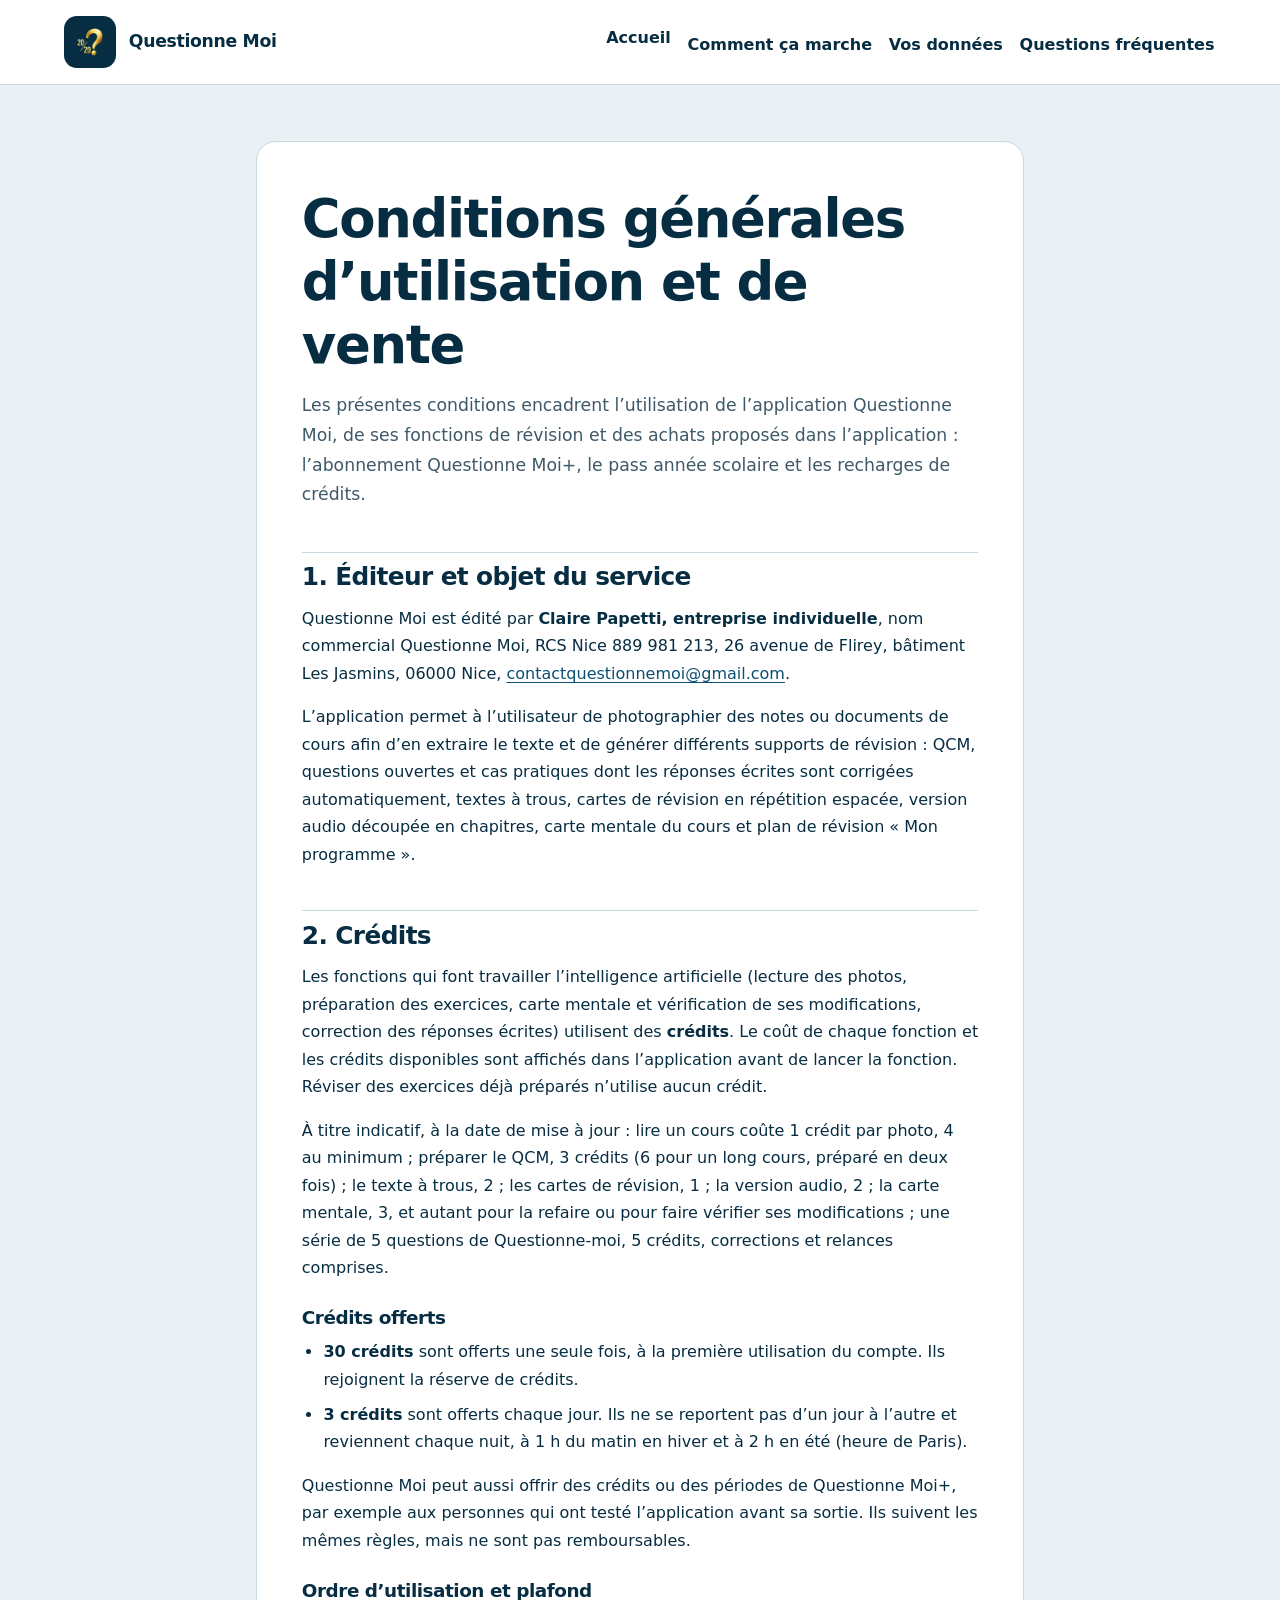
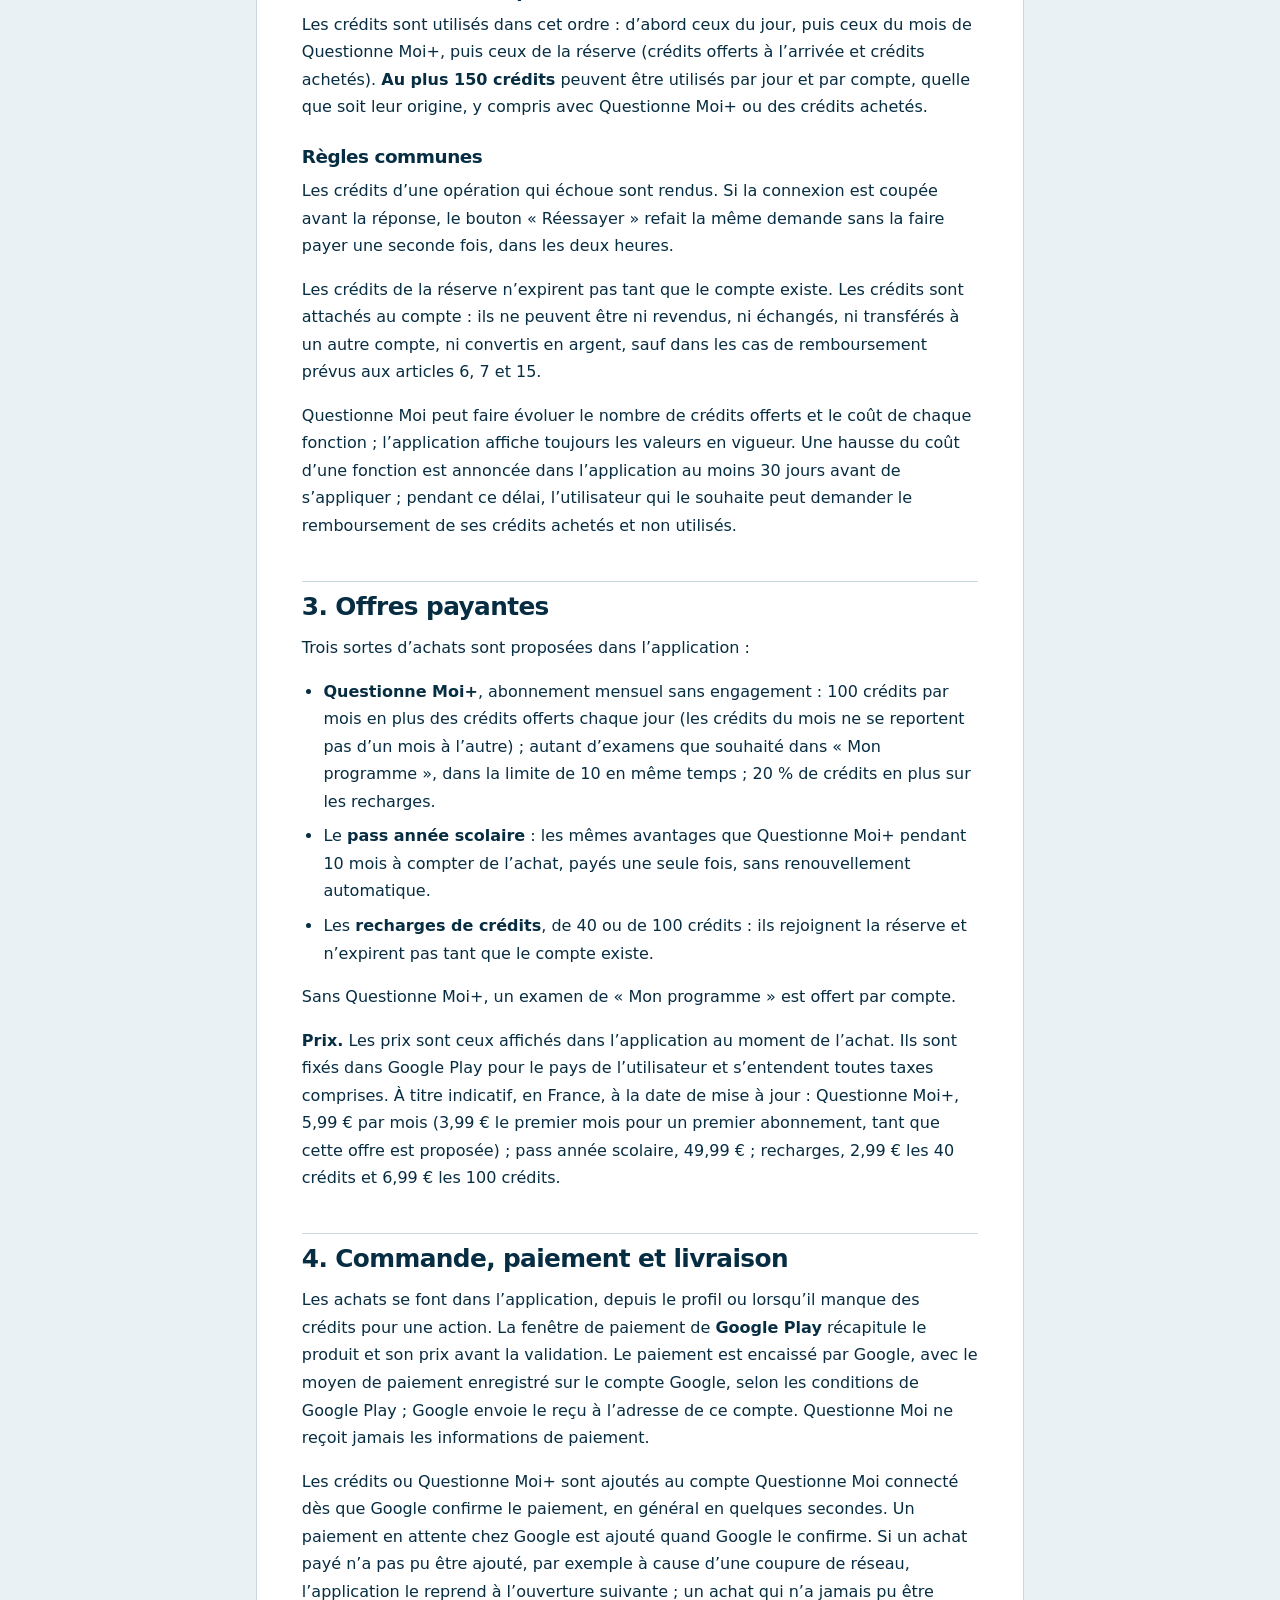
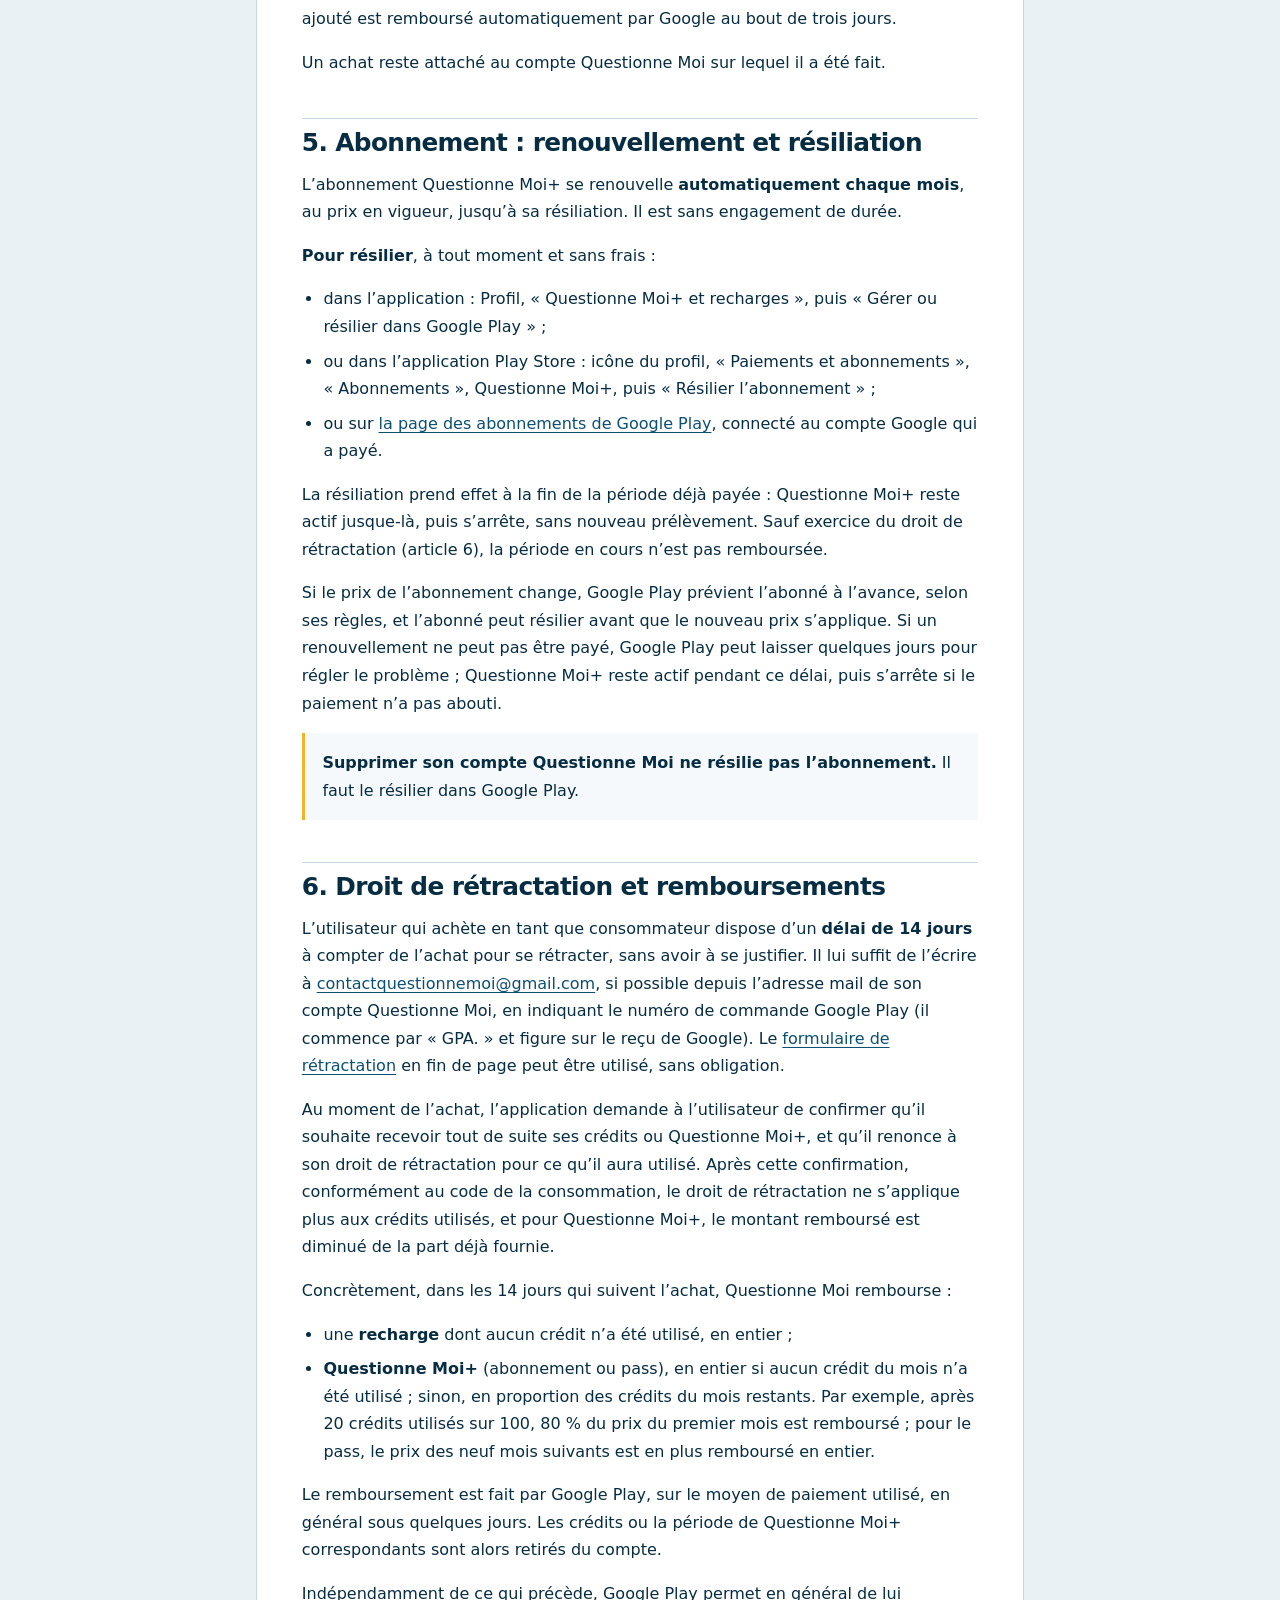
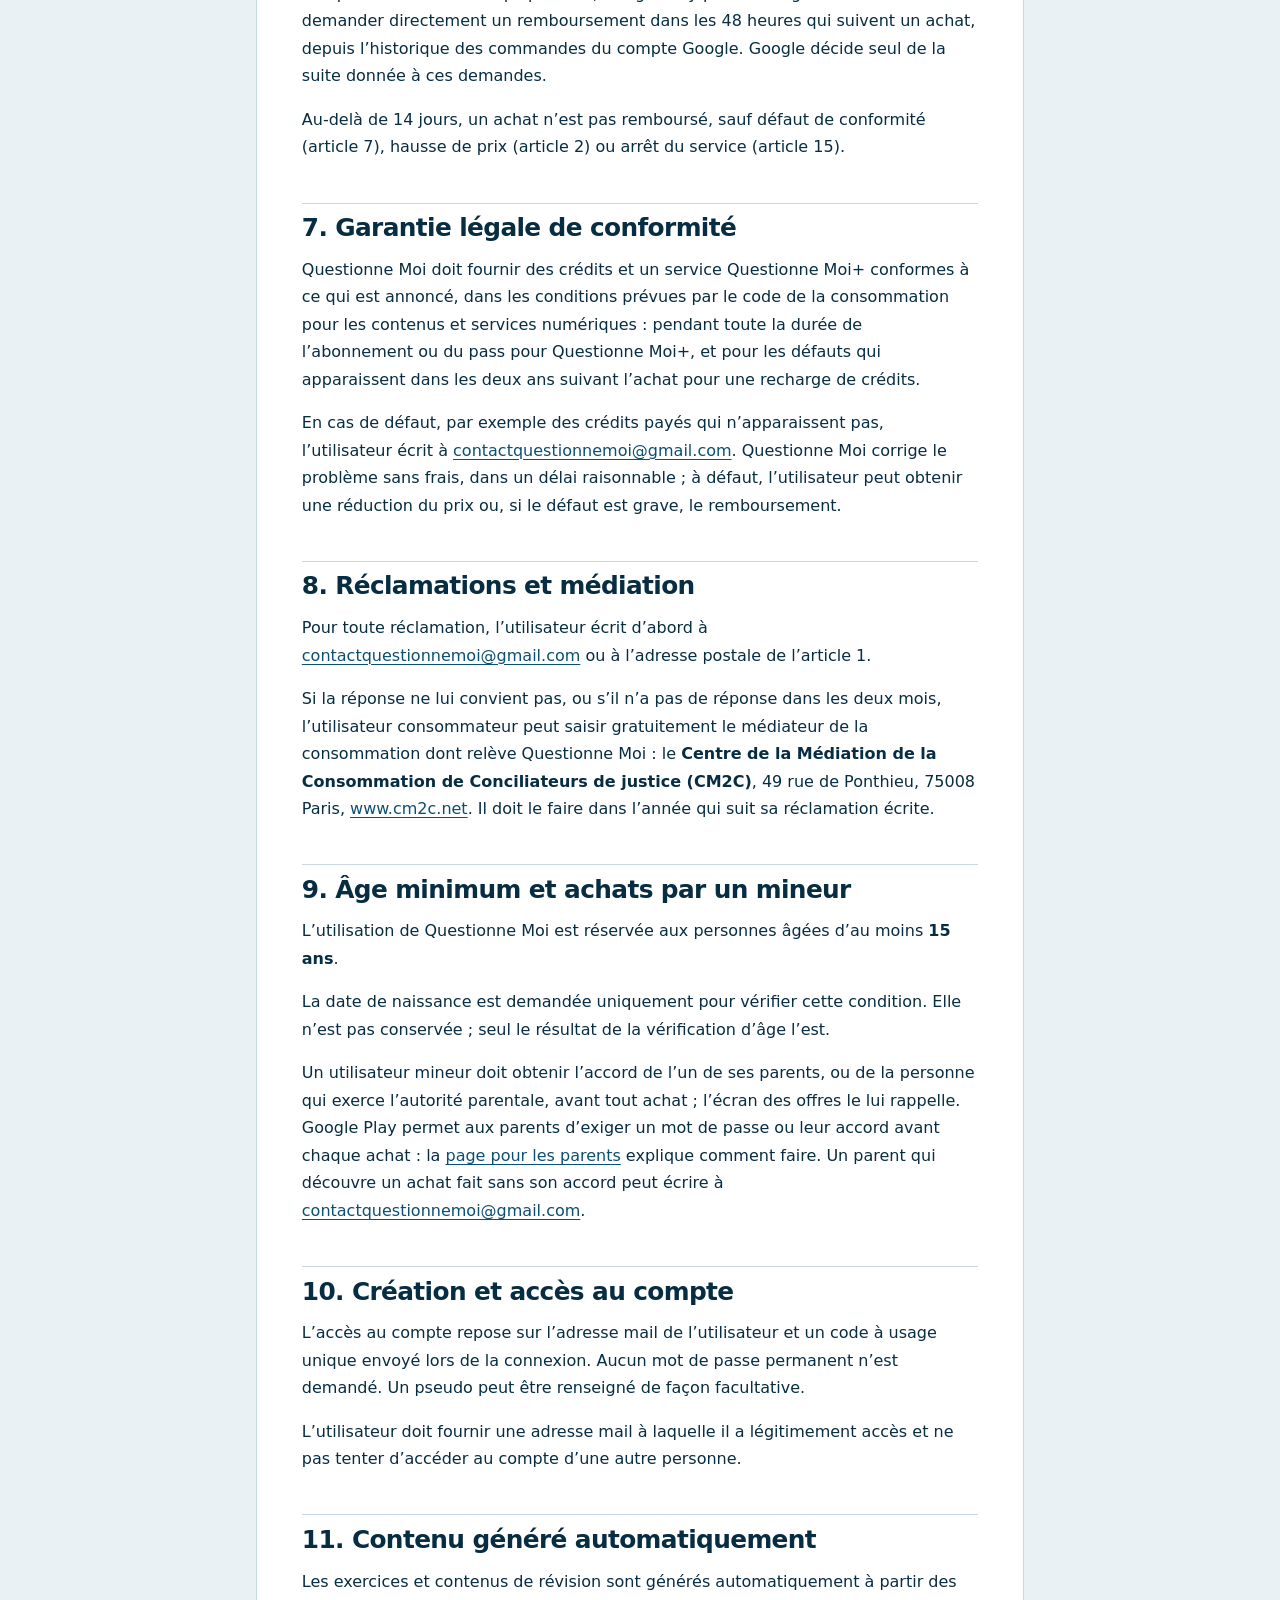
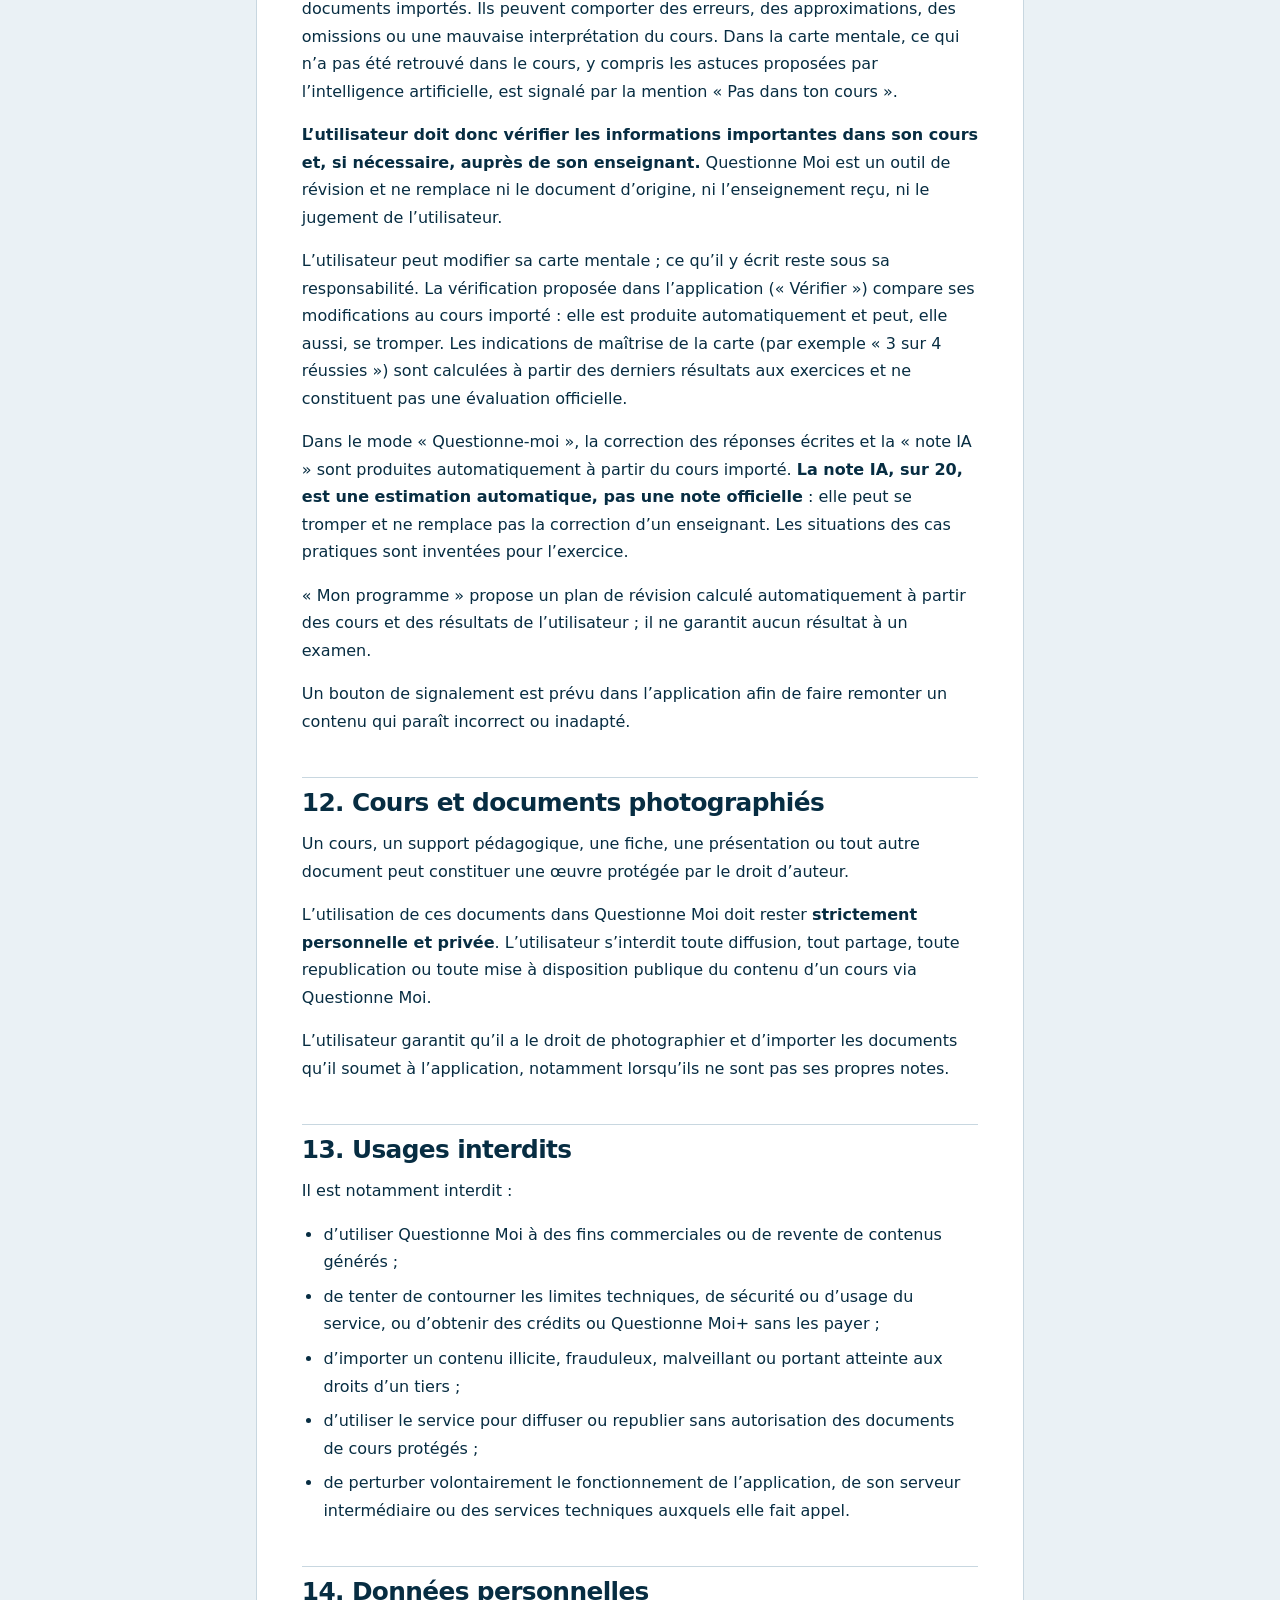
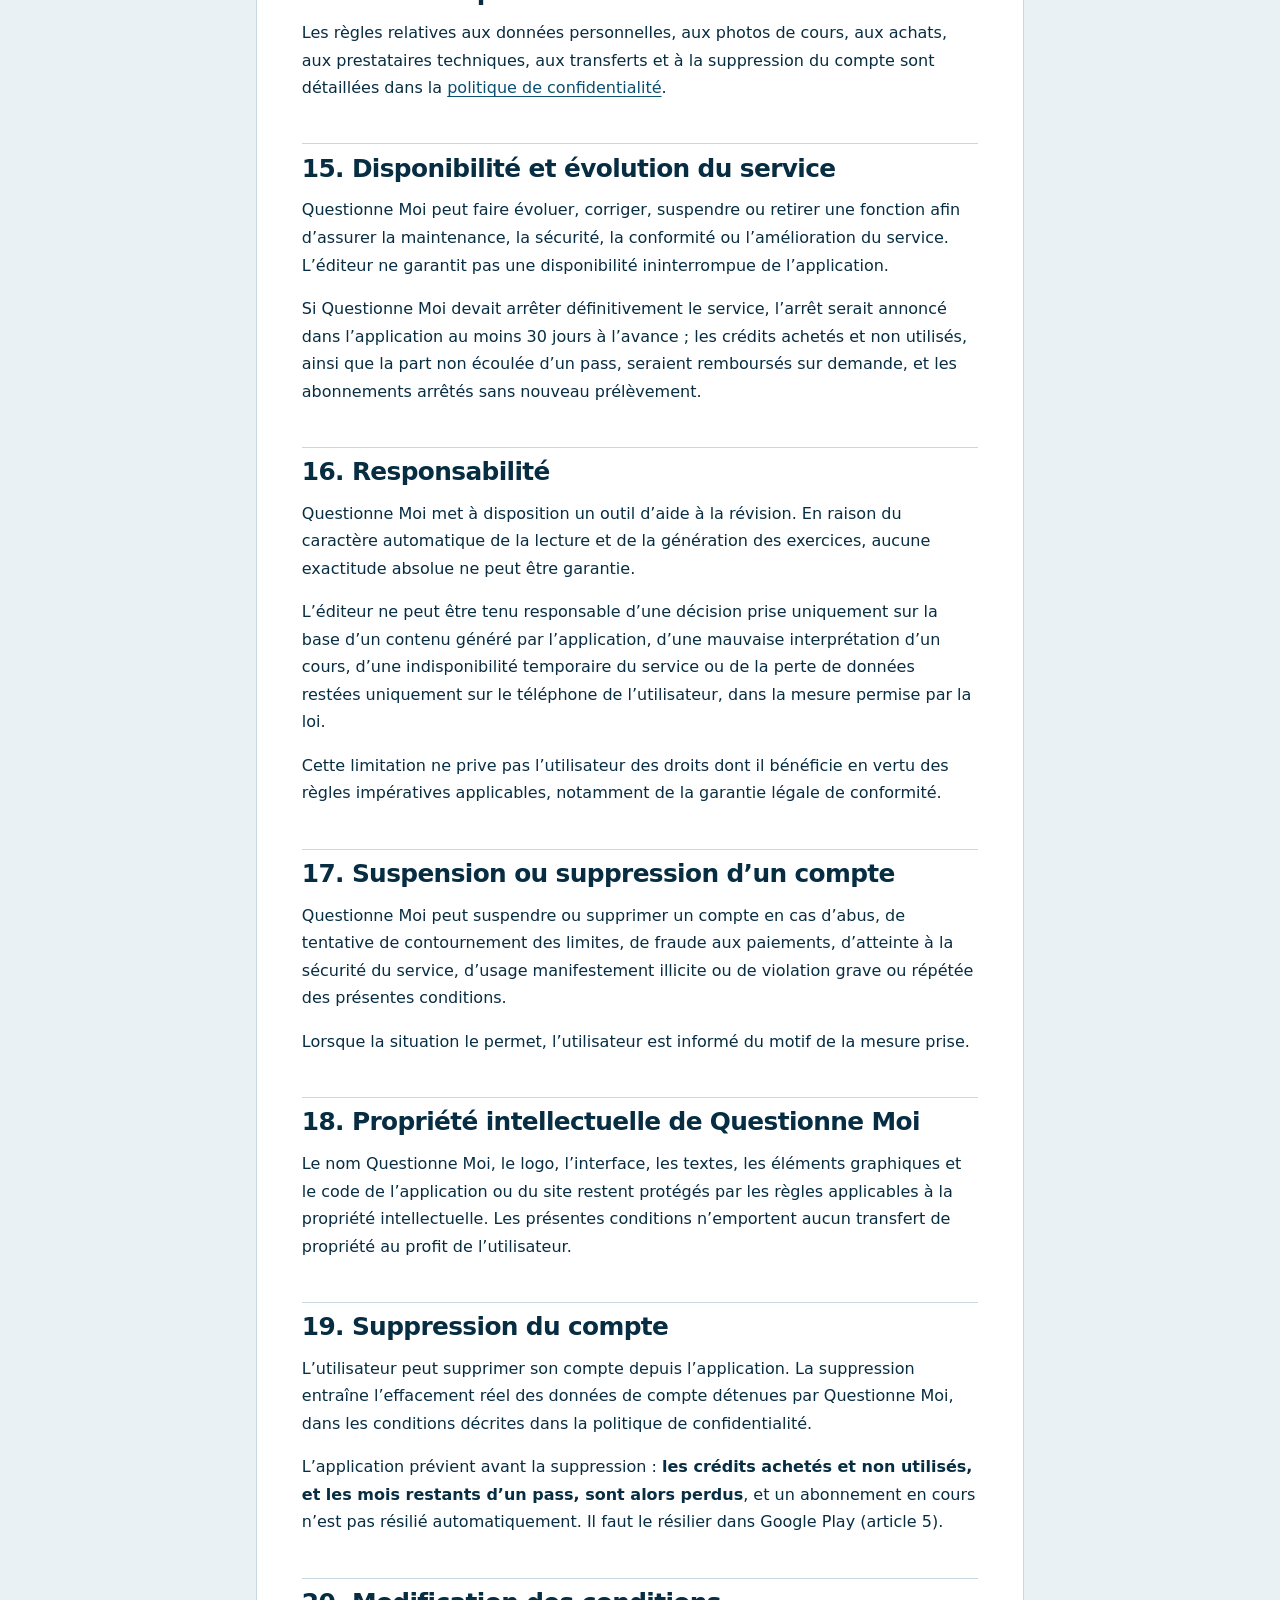
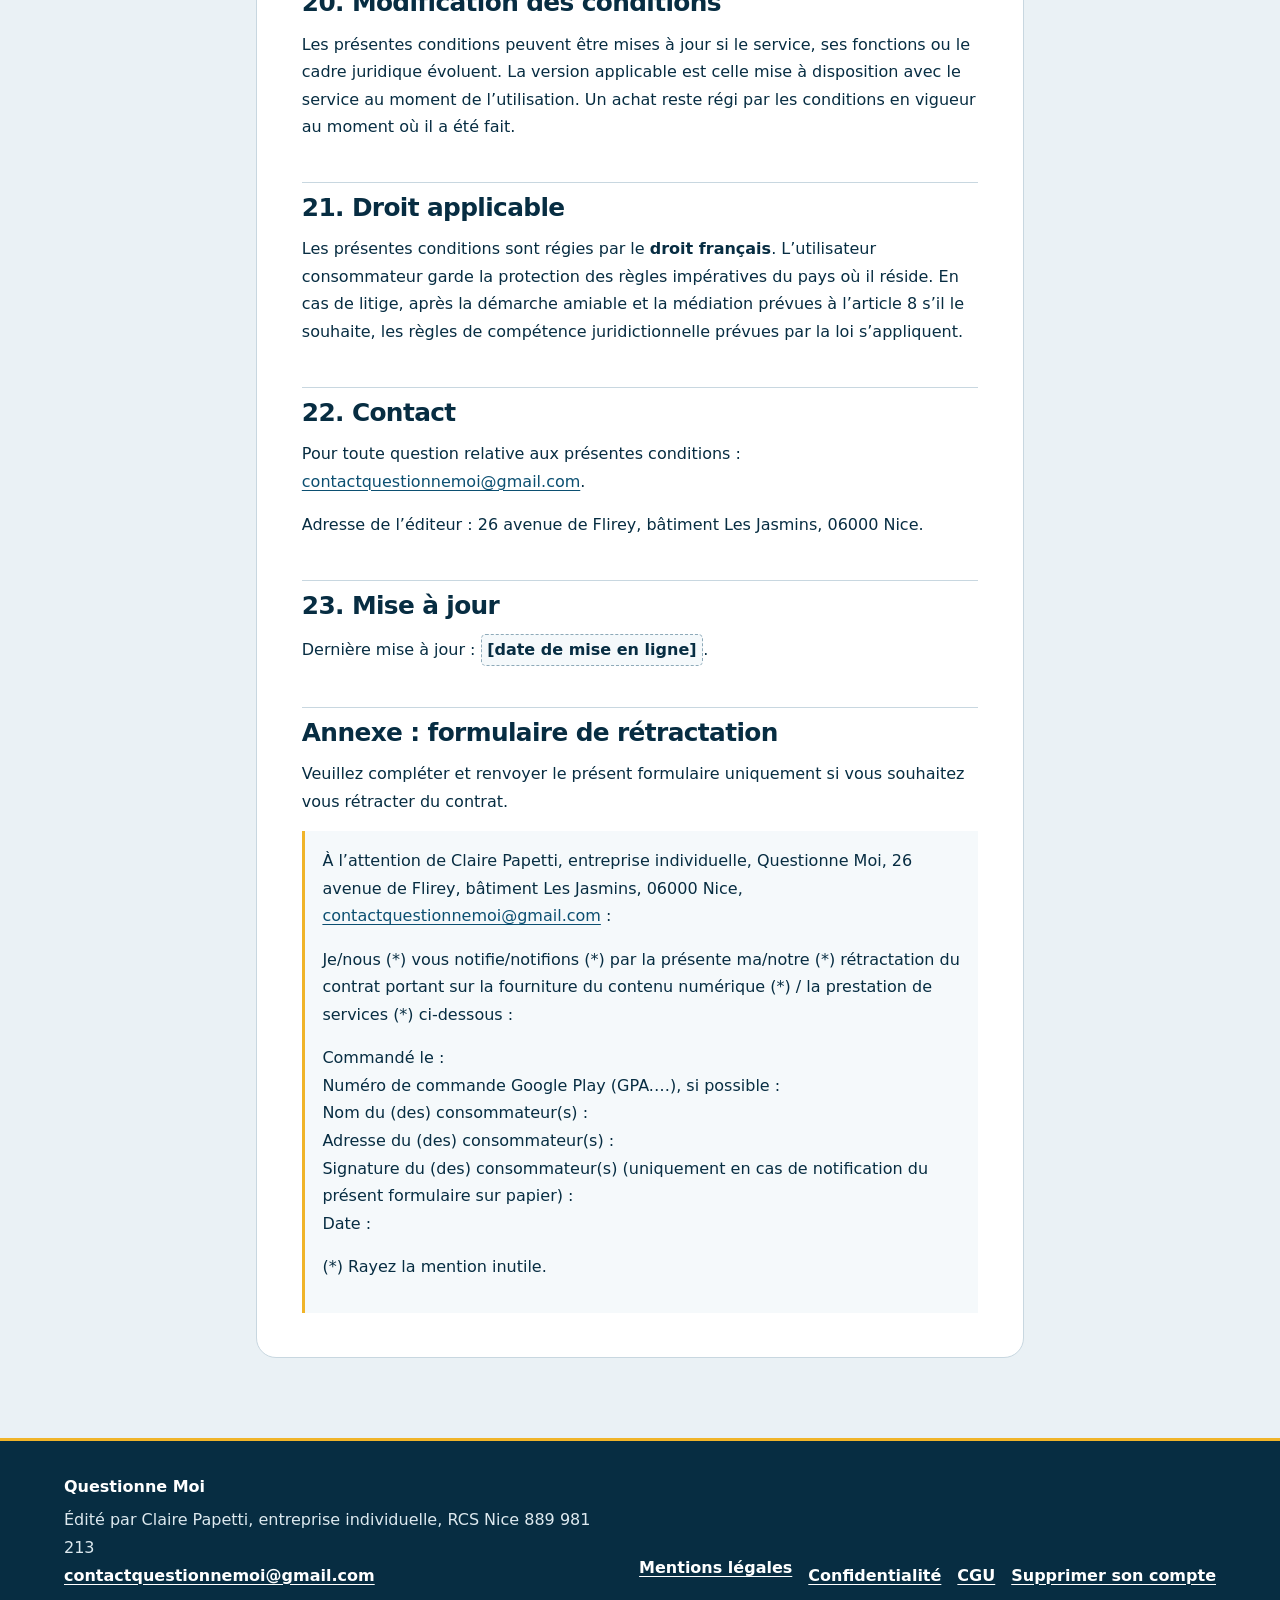
<file: cgu.html>
<!doctype html>
<html lang="fr">
  <head>
    <meta charset="utf-8">
    <meta name="viewport" content="width=device-width, initial-scale=1">
    <meta name="theme-color" content="#072D42">
    <meta name="robots" content="index,follow">
    <title>Conditions générales d’utilisation et de vente | Questionne Moi</title>
    <meta name="description" content="Règles d'utilisation de l'application Questionne Moi, crédits, Questionne Moi+, recharges, résiliation et remboursements.">
    <link rel="canonical" href="https://www.questionnemoi.com/cgu.html">
    <link rel="icon" href="assets/logo.png">
    <meta property="og:type" content="website">
    <meta property="og:site_name" content="Questionne Moi">
    <meta property="og:locale" content="fr_FR">
    <meta property="og:title" content="Conditions générales d’utilisation et de vente | Questionne Moi">
    <meta property="og:description" content="Règles d'utilisation de l'application Questionne Moi, crédits, Questionne Moi+, recharges, résiliation et remboursements.">
    <meta property="og:url" content="https://www.questionnemoi.com/cgu.html">
    <meta property="og:image" content="https://www.questionnemoi.com/assets/partage.png">
    <meta property="og:image:width" content="1200">
    <meta property="og:image:height" content="630">
    <meta name="twitter:card" content="summary_large_image">
    <style>

:root {
  --ink: #072D42;
  --blue: #0B4F71;
  --blue-deep: #083D58;
  --gold: #F0B429;
  --paper: #EAF1F5;
  --white: #FFFFFF;
  --muted: #3E5968;
  --line: #C8D7E0;
  --content: 72rem;
  --reading: 48rem;
}

* { box-sizing: border-box; }

html { background: var(--paper); }

body {
  margin: 0;
  color: var(--ink);
  background: var(--paper);
  font-family: system-ui, -apple-system, "Segoe UI", Roboto, Helvetica, Arial, sans-serif;
  font-size: 1rem;
  line-height: 1.72;
}

img, svg { display: block; max-width: 100%; }

a {
  color: var(--blue);
  text-underline-offset: .18em;
  text-decoration-thickness: .08em;
}

a:hover { color: var(--blue-deep); }

a:focus-visible {
  outline: .1875rem solid var(--white);
  outline-offset: .1875rem;
  box-shadow: 0 0 0 .375rem var(--blue);
  border-radius: .35rem;
}

.skip-link {
  position: fixed;
  inset-inline-start: 1rem;
  inset-block-start: 1rem;
  z-index: 100;
  padding: .7rem 1rem;
  border-radius: .6rem;
  color: var(--white);
  background: var(--ink);
  transform: translateY(-180%);
}

.skip-link:focus { transform: translateY(0); }

.container {
  width: min(calc(100% - 2rem), var(--content));
  margin-inline: auto;
}

.site-header {
  background: var(--white);
  border-bottom: .0625rem solid var(--line);
}

.header-inner {
  display: flex;
  flex-direction: column;
  gap: 1rem;
  padding-block: 1rem;
}

.brand {
  display: inline-flex;
  align-items: center;
  gap: .8rem;
  color: var(--ink);
  text-decoration: none;
  font-weight: 800;
  letter-spacing: -.02em;
}

.brand:hover { color: var(--ink); }

.brand img {
  width: 3.25rem;
  height: 3.25rem;
  border-radius: .8rem;
  object-fit: cover;
}

.brand-name { font-size: 1.08rem; }

.site-nav ul {
  display: flex;
  flex-wrap: wrap;
  gap: .35rem .85rem;
  margin: 0;
  padding: 0;
  list-style: none;
}

.site-nav a {
  display: inline-block;
  padding: .4rem .1rem;
  color: var(--ink);
  font-weight: 700;
  text-decoration: none;
  border-bottom: .125rem solid transparent;
}

.site-nav a:hover {
  color: var(--blue);
  border-bottom-color: var(--gold);
}

.legal-shell {
  padding-block: 3.5rem 5rem;
}

.legal-document {
  width: min(100%, var(--reading));
  margin-inline: auto;
  padding: clamp(1.2rem, 4vw, 2.8rem);
  background: var(--white);
  border: .0625rem solid var(--line);
  border-radius: 1.25rem;
}

.legal-kicker {
  margin: 0 0 .7rem;
  color: var(--blue);
  font-size: .82rem;
  font-weight: 800;
  letter-spacing: .08em;
  text-transform: uppercase;
}

h1, h2, h3 {
  color: var(--ink);
  line-height: 1.2;
  letter-spacing: -.025em;
}

h1 {
  margin: 0 0 .9rem;
  font-size: clamp(2.1rem, 6vw, 3.3rem);
}

h2 {
  margin: 2.6rem 0 .8rem;
  padding-top: .6rem;
  border-top: .0625rem solid var(--line);
  font-size: 1.55rem;
}

h3 {
  margin: 1.6rem 0 .55rem;
  font-size: 1.15rem;
}

p, ul { margin-top: 0; }

ul { padding-left: 1.35rem; }

li + li { margin-top: .45rem; }

.lead {
  color: var(--muted);
  font-size: 1.08rem;
}

.placeholder {
  display: inline-block;
  padding: .08rem .35rem;
  border: .0625rem dashed #8EAAB9;
  border-radius: .3rem;
  color: var(--ink);
  background: #F5F9FB;
  font-weight: 750;
}

.note {
  padding: 1rem 1.1rem;
  color: var(--ink);
  background: #F5F9FB;
  border-left: .22rem solid var(--gold);
}

.site-footer {
  color: #EAF1F5;
  background: var(--ink);
  border-top: .1875rem solid var(--gold);
}

.footer-inner {
  display: grid;
  gap: 1.5rem;
  padding-block: 2rem;
}

.footer-brand {
  margin: 0 0 .35rem;
  color: var(--white);
  font-weight: 850;
}

.footer-meta {
  margin: 0;
  color: #DDE9EF;
}

.footer-links {
  display: flex;
  flex-wrap: wrap;
  gap: .5rem 1rem;
  margin: 0;
  padding: 0;
  list-style: none;
}

.site-footer a {
  color: var(--white);
  font-weight: 700;
}

.site-footer a:hover { color: var(--paper); }

@media (min-width: 42rem) {
  .container { width: min(calc(100% - 3rem), var(--content)); }

  .header-inner {
    flex-direction: row;
    align-items: center;
    justify-content: space-between;
  }

  .footer-inner {
    grid-template-columns: minmax(0, 1fr) auto;
    align-items: end;
  }
}

@media print {
  :root {
    --paper: #FFFFFF;
    --white: #FFFFFF;
    --ink: #000000;
    --muted: #222222;
    --line: #B8B8B8;
  }

  body {
    background: #FFFFFF;
    color: #000000;
  }

  .skip-link,
  .site-nav {
    display: none;
  }

  .site-header {
    border-bottom: .0625rem solid #B8B8B8;
  }

  .brand img {
    width: 2.5rem;
    height: 2.5rem;
  }

  .legal-shell { padding-block: 1rem; }

  .legal-document {
    width: 100%;
    border: 0;
    border-radius: 0;
    padding: 0;
  }

  .site-footer {
    margin-top: 2rem;
    color: #000000;
    background: #FFFFFF;
    border-top: .125rem solid #000000;
  }

  .footer-brand,
  .footer-meta,
  .site-footer a {
    color: #000000;
  }

  a { color: #000000; }

  h2 {
    break-after: avoid;
    border-top-color: #666666;
  }

  p, li { orphans: 3; widows: 3; }
}

  </style>
  </head>
  <body>
    <a class="skip-link" href="#contenu">Aller au contenu</a>
    <header class="site-header">
      <div class="container header-inner">
        <a class="brand" href="index.html" aria-label="Questionne Moi, accueil">
          <img src="assets/logo.png" alt="Logo Questionne Moi, point d’interrogation doré sur fond bleu encre">
          <span class="brand-name">Questionne Moi</span>
        </a>
        <nav class="site-nav" aria-label="Navigation principale">
          <ul>
            <li>
              <a href="index.html">Accueil</a>
            </li>
            <li>
              <a href="index.html#fonctionnement">Comment ça marche</a>
            </li>
            <li>
              <a href="index.html#donnees">Vos données</a>
            </li>
            <li>
              <a href="index.html#faq">Questions fréquentes</a>
            </li>
          </ul>
        </nav>
      </div>
    </header>
    <main id="contenu" class="legal-shell">
      <article class="legal-document">
        <h1>Conditions générales d’utilisation et de vente</h1>
        <p class="lead">Les présentes conditions encadrent l’utilisation de l’application Questionne Moi, de ses fonctions de révision et des achats proposés dans l’application : l’abonnement Questionne Moi+, le pass année scolaire et les recharges de crédits.</p>

        <h2>1. Éditeur et objet du service</h2>
        <p>Questionne Moi est édité par <strong>Claire Papetti, entreprise individuelle</strong>, nom commercial Questionne Moi, RCS Nice 889 981 213, 26 avenue de Flirey, bâtiment Les Jasmins, 06000 Nice, <a href="mailto:contactquestionnemoi@gmail.com">contactquestionnemoi@gmail.com</a>.</p>
        <p>L’application permet à l’utilisateur de photographier des notes ou documents de cours afin d’en extraire le texte et de générer différents supports de révision : QCM, questions ouvertes et cas pratiques dont les réponses écrites sont corrigées automatiquement, textes à trous, cartes de révision en répétition espacée, version audio découpée en chapitres, carte mentale du cours et plan de révision « Mon programme ».</p>

        <h2 id="credits">2. Crédits</h2>
        <p>Les fonctions qui font travailler l’intelligence artificielle (lecture des photos, préparation des exercices, carte mentale et vérification de ses modifications, correction des réponses écrites) utilisent des <strong>crédits</strong>. Le coût de chaque fonction et les crédits disponibles sont affichés dans l’application avant de lancer la fonction. Réviser des exercices déjà préparés n’utilise aucun crédit.</p>
        <p>À titre indicatif, à la date de mise à jour : lire un cours coûte 1 crédit par photo, 4 au minimum ; préparer le QCM, 3 crédits (6 pour un long cours, préparé en deux fois) ; le texte à trous, 2 ; les cartes de révision, 1 ; la version audio, 2 ; la carte mentale, 3, et autant pour la refaire ou pour faire vérifier ses modifications ; une série de 5 questions de Questionne-moi, 5 crédits, corrections et relances comprises.</p>
        <h3>Crédits offerts</h3>
        <ul>
          <li><strong>30 crédits</strong> sont offerts une seule fois, à la première utilisation du compte. Ils rejoignent la réserve de crédits.</li>
          <li><strong>3 crédits</strong> sont offerts chaque jour. Ils ne se reportent pas d’un jour à l’autre et reviennent chaque nuit, à 1 h du matin en hiver et à 2 h en été (heure de Paris).</li>
        </ul>
        <p>Questionne Moi peut aussi offrir des crédits ou des périodes de Questionne Moi+, par exemple aux personnes qui ont testé l’application avant sa sortie. Ils suivent les mêmes règles, mais ne sont pas remboursables.</p>
        <h3>Ordre d’utilisation et plafond</h3>
        <p>Les crédits sont utilisés dans cet ordre : d’abord ceux du jour, puis ceux du mois de Questionne Moi+, puis ceux de la réserve (crédits offerts à l’arrivée et crédits achetés). <strong>Au plus 150 crédits</strong> peuvent être utilisés par jour et par compte, quelle que soit leur origine, y compris avec Questionne Moi+ ou des crédits achetés.</p>
        <h3>Règles communes</h3>
        <p>Les crédits d’une opération qui échoue sont rendus. Si la connexion est coupée avant la réponse, le bouton « Réessayer » refait la même demande sans la faire payer une seconde fois, dans les deux heures.</p>
        <p>Les crédits de la réserve n’expirent pas tant que le compte existe. Les crédits sont attachés au compte : ils ne peuvent être ni revendus, ni échangés, ni transférés à un autre compte, ni convertis en argent, sauf dans les cas de remboursement prévus aux articles 6, 7 et 15.</p>
        <p>Questionne Moi peut faire évoluer le nombre de crédits offerts et le coût de chaque fonction ; l’application affiche toujours les valeurs en vigueur. Une hausse du coût d’une fonction est annoncée dans l’application au moins 30 jours avant de s’appliquer ; pendant ce délai, l’utilisateur qui le souhaite peut demander le remboursement de ses crédits achetés et non utilisés.</p>

        <h2 id="offres">3. Offres payantes</h2>
        <p>Trois sortes d’achats sont proposées dans l’application :</p>
        <ul>
          <li><strong>Questionne Moi+</strong>, abonnement mensuel sans engagement : 100 crédits par mois en plus des crédits offerts chaque jour (les crédits du mois ne se reportent pas d’un mois à l’autre) ; autant d’examens que souhaité dans « Mon programme », dans la limite de 10 en même temps ; 20 % de crédits en plus sur les recharges.</li>
          <li>Le <strong>pass année scolaire</strong> : les mêmes avantages que Questionne Moi+ pendant 10 mois à compter de l’achat, payés une seule fois, sans renouvellement automatique.</li>
          <li>Les <strong>recharges de crédits</strong>, de 40 ou de 100 crédits : ils rejoignent la réserve et n’expirent pas tant que le compte existe.</li>
        </ul>
        <p>Sans Questionne Moi+, un examen de « Mon programme » est offert par compte.</p>
        <p><strong>Prix.</strong> Les prix sont ceux affichés dans l’application au moment de l’achat. Ils sont fixés dans Google Play pour le pays de l’utilisateur et s’entendent toutes taxes comprises. À titre indicatif, en France, à la date de mise à jour : Questionne Moi+, 5,99 € par mois (3,99 € le premier mois pour un premier abonnement, tant que cette offre est proposée) ; pass année scolaire, 49,99 € ; recharges, 2,99 € les 40 crédits et 6,99 € les 100 crédits.</p>

        <h2>4. Commande, paiement et livraison</h2>
        <p>Les achats se font dans l’application, depuis le profil ou lorsqu’il manque des crédits pour une action. La fenêtre de paiement de <strong>Google Play</strong> récapitule le produit et son prix avant la validation. Le paiement est encaissé par Google, avec le moyen de paiement enregistré sur le compte Google, selon les conditions de Google Play ; Google envoie le reçu à l’adresse de ce compte. Questionne Moi ne reçoit jamais les informations de paiement.</p>
        <p>Les crédits ou Questionne Moi+ sont ajoutés au compte Questionne Moi connecté dès que Google confirme le paiement, en général en quelques secondes. Un paiement en attente chez Google est ajouté quand Google le confirme. Si un achat payé n’a pas pu être ajouté, par exemple à cause d’une coupure de réseau, l’application le reprend à l’ouverture suivante ; un achat qui n’a jamais pu être ajouté est remboursé automatiquement par Google au bout de trois jours.</p>
        <p>Un achat reste attaché au compte Questionne Moi sur lequel il a été fait.</p>

        <h2 id="resiliation">5. Abonnement : renouvellement et résiliation</h2>
        <p>L’abonnement Questionne Moi+ se renouvelle <strong>automatiquement chaque mois</strong>, au prix en vigueur, jusqu’à sa résiliation. Il est sans engagement de durée.</p>
        <p><strong>Pour résilier</strong>, à tout moment et sans frais :</p>
        <ul>
          <li>dans l’application : Profil, « Questionne Moi+ et recharges », puis « Gérer ou résilier dans Google Play » ;</li>
          <li>ou dans l’application Play Store : icône du profil, « Paiements et abonnements », « Abonnements », Questionne Moi+, puis « Résilier l’abonnement » ;</li>
          <li>ou sur <a href="https://play.google.com/store/account/subscriptions">la page des abonnements de Google Play</a>, connecté au compte Google qui a payé.</li>
        </ul>
        <p>La résiliation prend effet à la fin de la période déjà payée : Questionne Moi+ reste actif jusque-là, puis s’arrête, sans nouveau prélèvement. Sauf exercice du droit de rétractation (article 6), la période en cours n’est pas remboursée.</p>
        <p>Si le prix de l’abonnement change, Google Play prévient l’abonné à l’avance, selon ses règles, et l’abonné peut résilier avant que le nouveau prix s’applique. Si un renouvellement ne peut pas être payé, Google Play peut laisser quelques jours pour régler le problème ; Questionne Moi+ reste actif pendant ce délai, puis s’arrête si le paiement n’a pas abouti.</p>
        <p class="note"><strong>Supprimer son compte Questionne Moi ne résilie pas l’abonnement.</strong> Il faut le résilier dans Google Play.</p>

        <h2 id="retractation">6. Droit de rétractation et remboursements</h2>
        <p>L’utilisateur qui achète en tant que consommateur dispose d’un <strong>délai de 14 jours</strong> à compter de l’achat pour se rétracter, sans avoir à se justifier. Il lui suffit de l’écrire à <a href="mailto:contactquestionnemoi@gmail.com">contactquestionnemoi@gmail.com</a>, si possible depuis l’adresse mail de son compte Questionne Moi, en indiquant le numéro de commande Google Play (il commence par « GPA. » et figure sur le reçu de Google). Le <a href="#formulaire-retractation">formulaire de rétractation</a> en fin de page peut être utilisé, sans obligation.</p>
        <p>Au moment de l’achat, l’application demande à l’utilisateur de confirmer qu’il souhaite recevoir tout de suite ses crédits ou Questionne Moi+, et qu’il renonce à son droit de rétractation pour ce qu’il aura utilisé. Après cette confirmation, conformément au code de la consommation, le droit de rétractation ne s’applique plus aux crédits utilisés, et pour Questionne Moi+, le montant remboursé est diminué de la part déjà fournie.</p>
        <p>Concrètement, dans les 14 jours qui suivent l’achat, Questionne Moi rembourse :</p>
        <ul>
          <li>une <strong>recharge</strong> dont aucun crédit n’a été utilisé, en entier ;</li>
          <li><strong>Questionne Moi+</strong> (abonnement ou pass), en entier si aucun crédit du mois n’a été utilisé ; sinon, en proportion des crédits du mois restants. Par exemple, après 20 crédits utilisés sur 100, 80 % du prix du premier mois est remboursé ; pour le pass, le prix des neuf mois suivants est en plus remboursé en entier.</li>
        </ul>
        <p>Le remboursement est fait par Google Play, sur le moyen de paiement utilisé, en général sous quelques jours. Les crédits ou la période de Questionne Moi+ correspondants sont alors retirés du compte.</p>
        <p>Indépendamment de ce qui précède, Google Play permet en général de lui demander directement un remboursement dans les 48 heures qui suivent un achat, depuis l’historique des commandes du compte Google. Google décide seul de la suite donnée à ces demandes.</p>
        <p>Au-delà de 14 jours, un achat n’est pas remboursé, sauf défaut de conformité (article 7), hausse de prix (article 2) ou arrêt du service (article 15).</p>

        <h2>7. Garantie légale de conformité</h2>
        <p>Questionne Moi doit fournir des crédits et un service Questionne Moi+ conformes à ce qui est annoncé, dans les conditions prévues par le code de la consommation pour les contenus et services numériques : pendant toute la durée de l’abonnement ou du pass pour Questionne Moi+, et pour les défauts qui apparaissent dans les deux ans suivant l’achat pour une recharge de crédits.</p>
        <p>En cas de défaut, par exemple des crédits payés qui n’apparaissent pas, l’utilisateur écrit à <a href="mailto:contactquestionnemoi@gmail.com">contactquestionnemoi@gmail.com</a>. Questionne Moi corrige le problème sans frais, dans un délai raisonnable ; à défaut, l’utilisateur peut obtenir une réduction du prix ou, si le défaut est grave, le remboursement.</p>

        <h2 id="mediation">8. Réclamations et médiation</h2>
        <p>Pour toute réclamation, l’utilisateur écrit d’abord à <a href="mailto:contactquestionnemoi@gmail.com">contactquestionnemoi@gmail.com</a> ou à l’adresse postale de l’article 1.</p>
        <p>Si la réponse ne lui convient pas, ou s’il n’a pas de réponse dans les deux mois, l’utilisateur consommateur peut saisir gratuitement le médiateur de la consommation dont relève Questionne Moi : le <strong>Centre de la Médiation de la Consommation de Conciliateurs de justice (CM2C)</strong>, 49 rue de Ponthieu, 75008 Paris, <a href="https://www.cm2c.net">www.cm2c.net</a>. Il doit le faire dans l’année qui suit sa réclamation écrite.</p>

        <h2>9. Âge minimum et achats par un mineur</h2>
        <p>L’utilisation de Questionne Moi est réservée aux personnes âgées d’au moins <strong>15 ans</strong>.</p>
        <p>La date de naissance est demandée uniquement pour vérifier cette condition. Elle n’est pas conservée ; seul le résultat de la vérification d’âge l’est.</p>
        <p>Un utilisateur mineur doit obtenir l’accord de l’un de ses parents, ou de la personne qui exerce l’autorité parentale, avant tout achat ; l’écran des offres le lui rappelle. Google Play permet aux parents d’exiger un mot de passe ou leur accord avant chaque achat : la <a href="parents.html">page pour les parents</a> explique comment faire. Un parent qui découvre un achat fait sans son accord peut écrire à <a href="mailto:contactquestionnemoi@gmail.com">contactquestionnemoi@gmail.com</a>.</p>

        <h2>10. Création et accès au compte</h2>
        <p>L’accès au compte repose sur l’adresse mail de l’utilisateur et un code à usage unique envoyé lors de la connexion. Aucun mot de passe permanent n’est demandé. Un pseudo peut être renseigné de façon facultative.</p>
        <p>L’utilisateur doit fournir une adresse mail à laquelle il a légitimement accès et ne pas tenter d’accéder au compte d’une autre personne.</p>

        <h2>11. Contenu généré automatiquement</h2>
        <p>Les exercices et contenus de révision sont générés automatiquement à partir des documents importés. Ils peuvent comporter des erreurs, des approximations, des omissions ou une mauvaise interprétation du cours. Dans la carte mentale, ce qui n’a pas été retrouvé dans le cours, y compris les astuces proposées par l’intelligence artificielle, est signalé par la mention « Pas dans ton cours ».</p>
        <p><strong>L’utilisateur doit donc vérifier les informations importantes dans son cours et, si nécessaire, auprès de son enseignant.</strong> Questionne Moi est un outil de révision et ne remplace ni le document d’origine, ni l’enseignement reçu, ni le jugement de l’utilisateur.</p>
        <p>L’utilisateur peut modifier sa carte mentale ; ce qu’il y écrit reste sous sa responsabilité. La vérification proposée dans l’application (« Vérifier ») compare ses modifications au cours importé : elle est produite automatiquement et peut, elle aussi, se tromper. Les indications de maîtrise de la carte (par exemple « 3 sur 4 réussies ») sont calculées à partir des derniers résultats aux exercices et ne constituent pas une évaluation officielle.</p>
        <p>Dans le mode « Questionne-moi », la correction des réponses écrites et la « note IA » sont produites automatiquement à partir du cours importé. <strong>La note IA, sur 20, est une estimation automatique, pas une note officielle</strong> : elle peut se tromper et ne remplace pas la correction d’un enseignant. Les situations des cas pratiques sont inventées pour l’exercice.</p>
        <p>« Mon programme » propose un plan de révision calculé automatiquement à partir des cours et des résultats de l’utilisateur ; il ne garantit aucun résultat à un examen.</p>
        <p>Un bouton de signalement est prévu dans l’application afin de faire remonter un contenu qui paraît incorrect ou inadapté.</p>

        <h2>12. Cours et documents photographiés</h2>
        <p>Un cours, un support pédagogique, une fiche, une présentation ou tout autre document peut constituer une œuvre protégée par le droit d’auteur.</p>
        <p>L’utilisation de ces documents dans Questionne Moi doit rester <strong>strictement personnelle et privée</strong>. L’utilisateur s’interdit toute diffusion, tout partage, toute republication ou toute mise à disposition publique du contenu d’un cours via Questionne Moi.</p>
        <p>L’utilisateur garantit qu’il a le droit de photographier et d’importer les documents qu’il soumet à l’application, notamment lorsqu’ils ne sont pas ses propres notes.</p>

        <h2>13. Usages interdits</h2>
        <p>Il est notamment interdit :</p>
        <ul>
          <li>d’utiliser Questionne Moi à des fins commerciales ou de revente de contenus générés ;</li>
          <li>de tenter de contourner les limites techniques, de sécurité ou d’usage du service, ou d’obtenir des crédits ou Questionne Moi+ sans les payer ;</li>
          <li>d’importer un contenu illicite, frauduleux, malveillant ou portant atteinte aux droits d’un tiers ;</li>
          <li>d’utiliser le service pour diffuser ou republier sans autorisation des documents de cours protégés ;</li>
          <li>de perturber volontairement le fonctionnement de l’application, de son serveur intermédiaire ou des services techniques auxquels elle fait appel.</li>
        </ul>

        <h2>14. Données personnelles</h2>
        <p>Les règles relatives aux données personnelles, aux photos de cours, aux achats, aux prestataires techniques, aux transferts et à la suppression du compte sont détaillées dans la <a href="confidentialite.html">politique de confidentialité</a>.</p>

        <h2>15. Disponibilité et évolution du service</h2>
        <p>Questionne Moi peut faire évoluer, corriger, suspendre ou retirer une fonction afin d’assurer la maintenance, la sécurité, la conformité ou l’amélioration du service. L’éditeur ne garantit pas une disponibilité ininterrompue de l’application.</p>
        <p>Si Questionne Moi devait arrêter définitivement le service, l’arrêt serait annoncé dans l’application au moins 30 jours à l’avance ; les crédits achetés et non utilisés, ainsi que la part non écoulée d’un pass, seraient remboursés sur demande, et les abonnements arrêtés sans nouveau prélèvement.</p>

        <h2>16. Responsabilité</h2>
        <p>Questionne Moi met à disposition un outil d’aide à la révision. En raison du caractère automatique de la lecture et de la génération des exercices, aucune exactitude absolue ne peut être garantie.</p>
        <p>L’éditeur ne peut être tenu responsable d’une décision prise uniquement sur la base d’un contenu généré par l’application, d’une mauvaise interprétation d’un cours, d’une indisponibilité temporaire du service ou de la perte de données restées uniquement sur le téléphone de l’utilisateur, dans la mesure permise par la loi.</p>
        <p>Cette limitation ne prive pas l’utilisateur des droits dont il bénéficie en vertu des règles impératives applicables, notamment de la garantie légale de conformité.</p>

        <h2>17. Suspension ou suppression d’un compte</h2>
        <p>Questionne Moi peut suspendre ou supprimer un compte en cas d’abus, de tentative de contournement des limites, de fraude aux paiements, d’atteinte à la sécurité du service, d’usage manifestement illicite ou de violation grave ou répétée des présentes conditions.</p>
        <p>Lorsque la situation le permet, l’utilisateur est informé du motif de la mesure prise.</p>

        <h2>18. Propriété intellectuelle de Questionne Moi</h2>
        <p>Le nom Questionne Moi, le logo, l’interface, les textes, les éléments graphiques et le code de l’application ou du site restent protégés par les règles applicables à la propriété intellectuelle. Les présentes conditions n’emportent aucun transfert de propriété au profit de l’utilisateur.</p>

        <h2>19. Suppression du compte</h2>
        <p>L’utilisateur peut supprimer son compte depuis l’application. La suppression entraîne l’effacement réel des données de compte détenues par Questionne Moi, dans les conditions décrites dans la politique de confidentialité.</p>
        <p>L’application prévient avant la suppression : <strong>les crédits achetés et non utilisés, et les mois restants d’un pass, sont alors perdus</strong>, et un abonnement en cours n’est pas résilié automatiquement. Il faut le résilier dans Google Play (article 5).</p>

        <h2>20. Modification des conditions</h2>
        <p>Les présentes conditions peuvent être mises à jour si le service, ses fonctions ou le cadre juridique évoluent. La version applicable est celle mise à disposition avec le service au moment de l’utilisation. Un achat reste régi par les conditions en vigueur au moment où il a été fait.</p>

        <h2>21. Droit applicable</h2>
        <p>Les présentes conditions sont régies par le <strong>droit français</strong>. L’utilisateur consommateur garde la protection des règles impératives du pays où il réside. En cas de litige, après la démarche amiable et la médiation prévues à l’article 8 s’il le souhaite, les règles de compétence juridictionnelle prévues par la loi s’appliquent.</p>

        <h2>22. Contact</h2>
        <p>Pour toute question relative aux présentes conditions : <a href="mailto:contactquestionnemoi@gmail.com">contactquestionnemoi@gmail.com</a>.</p>
        <p>Adresse de l’éditeur : 26 avenue de Flirey, bâtiment Les Jasmins, 06000 Nice.</p>

        <h2>23. Mise à jour</h2>
        <p>Dernière mise à jour : <span class="placeholder">[date de mise en ligne]</span>.</p>

        <h2 id="formulaire-retractation">Annexe : formulaire de rétractation</h2>
        <p>Veuillez compléter et renvoyer le présent formulaire uniquement si vous souhaitez vous rétracter du contrat.</p>
        <div class="note">
          <p>À l’attention de Claire Papetti, entreprise individuelle, Questionne Moi, 26 avenue de Flirey, bâtiment Les Jasmins, 06000 Nice, <a href="mailto:contactquestionnemoi@gmail.com">contactquestionnemoi@gmail.com</a> :</p>
          <p>Je/nous (*) vous notifie/notifions (*) par la présente ma/notre (*) rétractation du contrat portant sur la fourniture du contenu numérique (*) / la prestation de services (*) ci-dessous :</p>
          <p>Commandé le :<br>
          Numéro de commande Google Play (GPA.…), si possible :<br>
          Nom du (des) consommateur(s) :<br>
          Adresse du (des) consommateur(s) :<br>
          Signature du (des) consommateur(s) (uniquement en cas de notification du présent formulaire sur papier) :<br>
          Date :</p>
          <p>(*) Rayez la mention inutile.</p>
        </div>
      </article>
    </main>
      <footer class="site-footer">
        <div class="container footer-inner">
          <div>
            <p class="footer-brand">Questionne Moi</p>
            <p class="footer-meta">Édité par Claire Papetti, entreprise individuelle, RCS Nice 889 981 213</p>
            <p class="footer-meta">
              <a href="mailto:contactquestionnemoi@gmail.com">contactquestionnemoi@gmail.com</a>
            </p>
          </div>
          <nav aria-label="Liens juridiques">
            <ul class="footer-links">
              <li>
                <a href="mentions-legales.html">Mentions légales</a>
              </li>
              <li>
                <a href="confidentialite.html">Confidentialité</a>
              </li>
              <li>
                <a href="cgu.html">CGU</a>
              </li>
              <li>
                <a href="suppression-compte.html">Supprimer son compte</a>
              </li>
            </ul>
          </nav>
        </div>
      </footer>
    </body>
  </html>
</file>
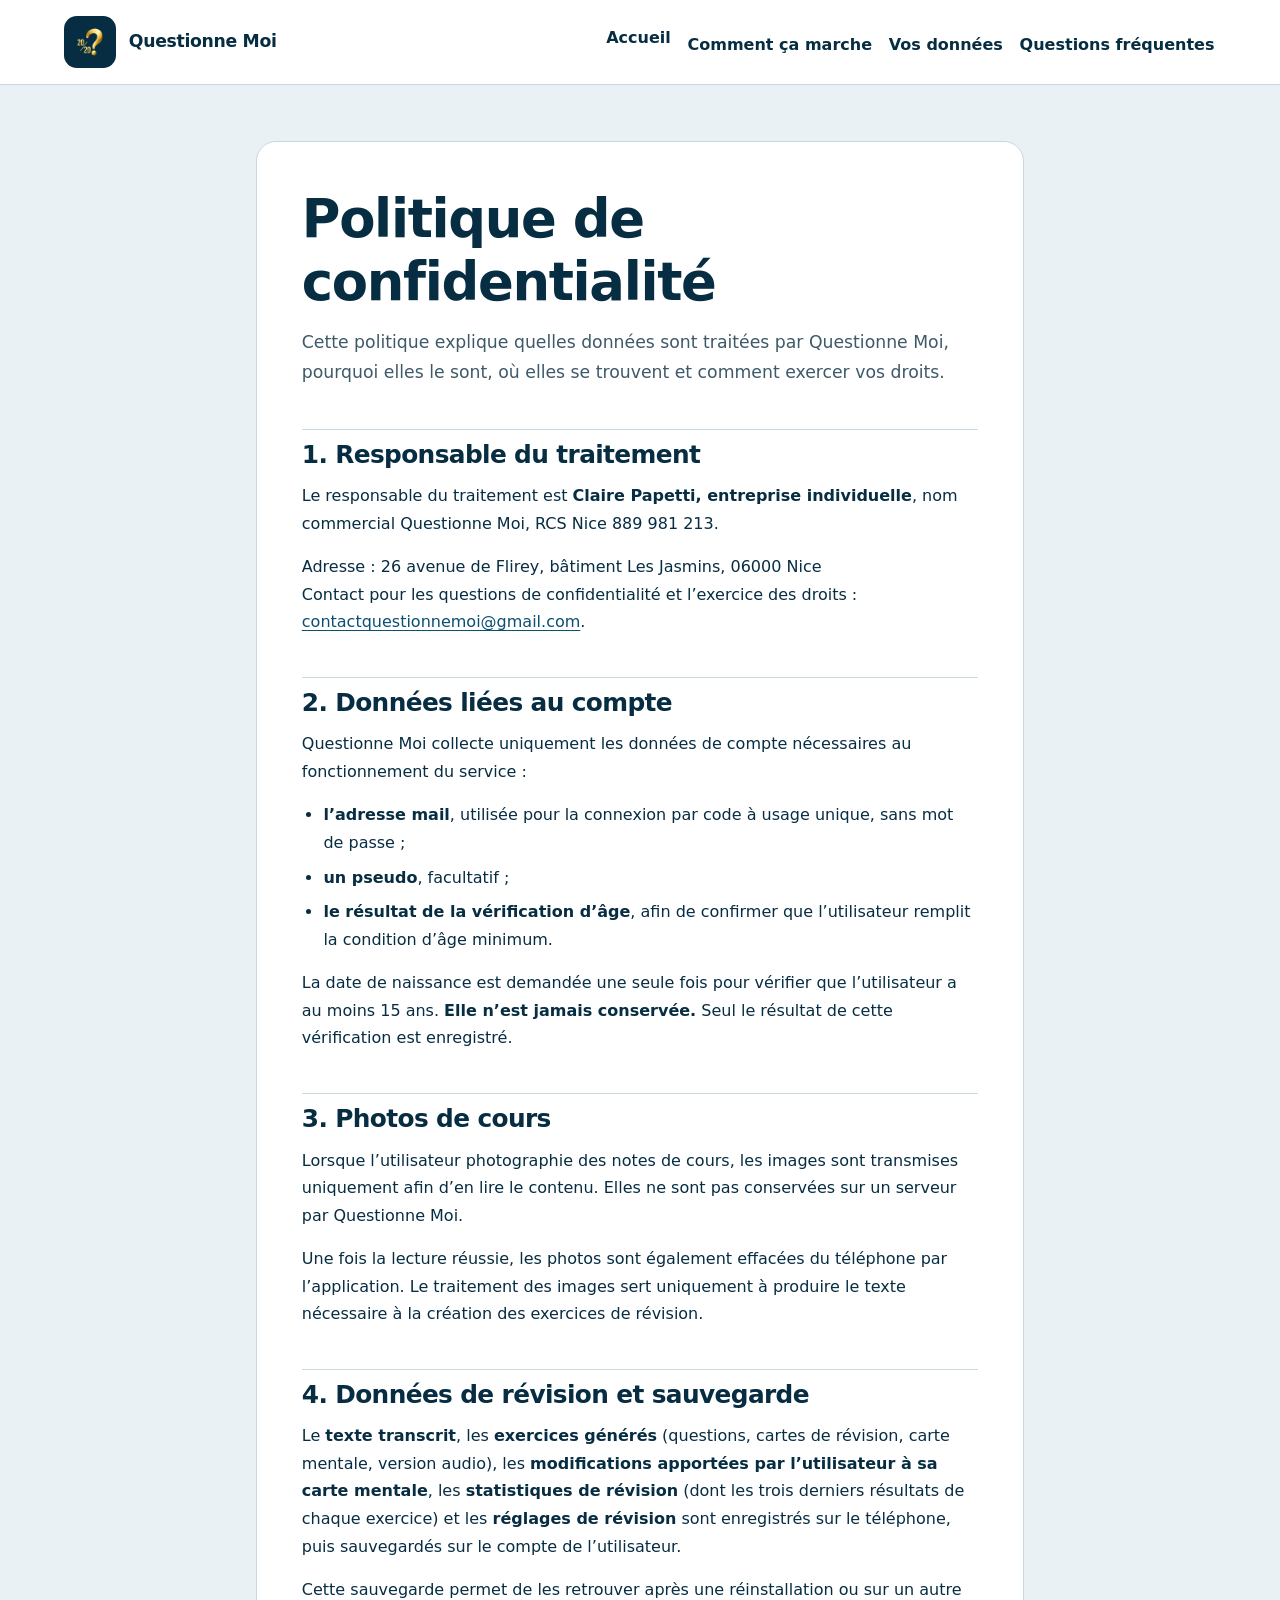
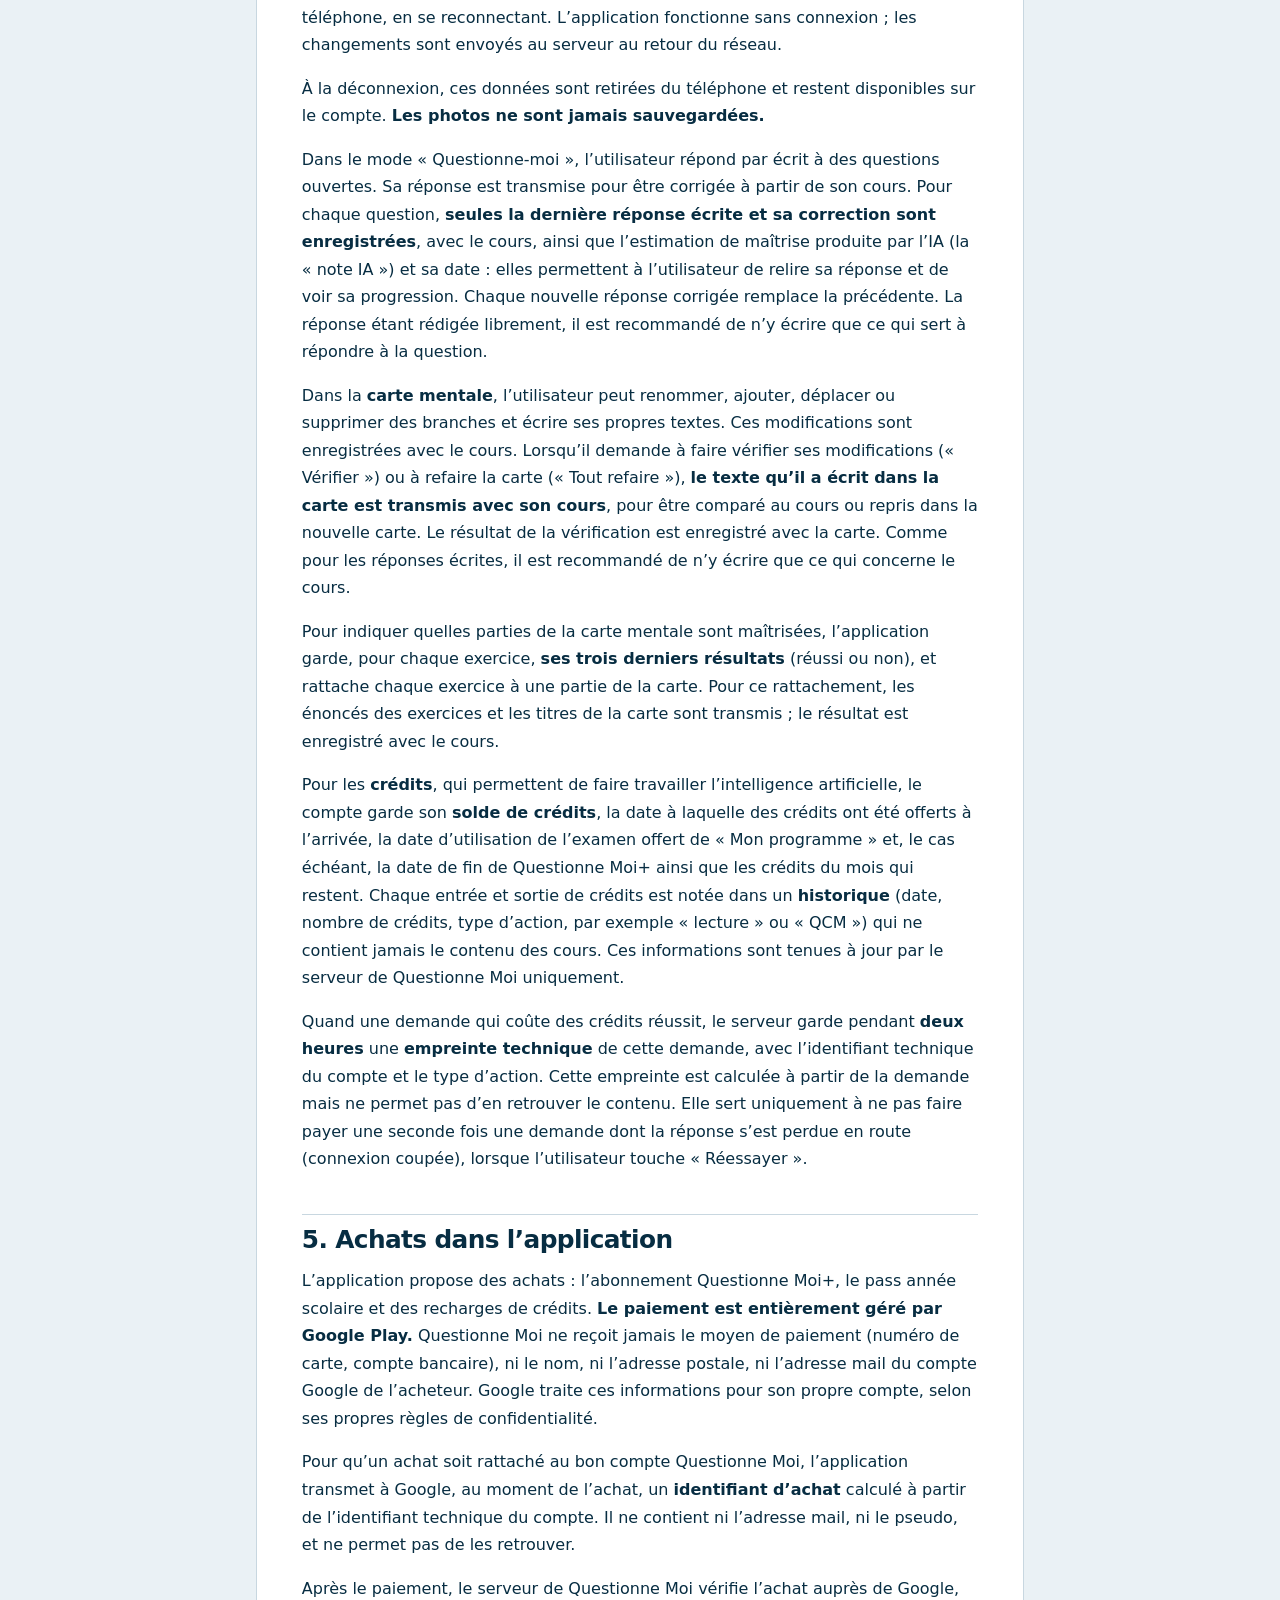
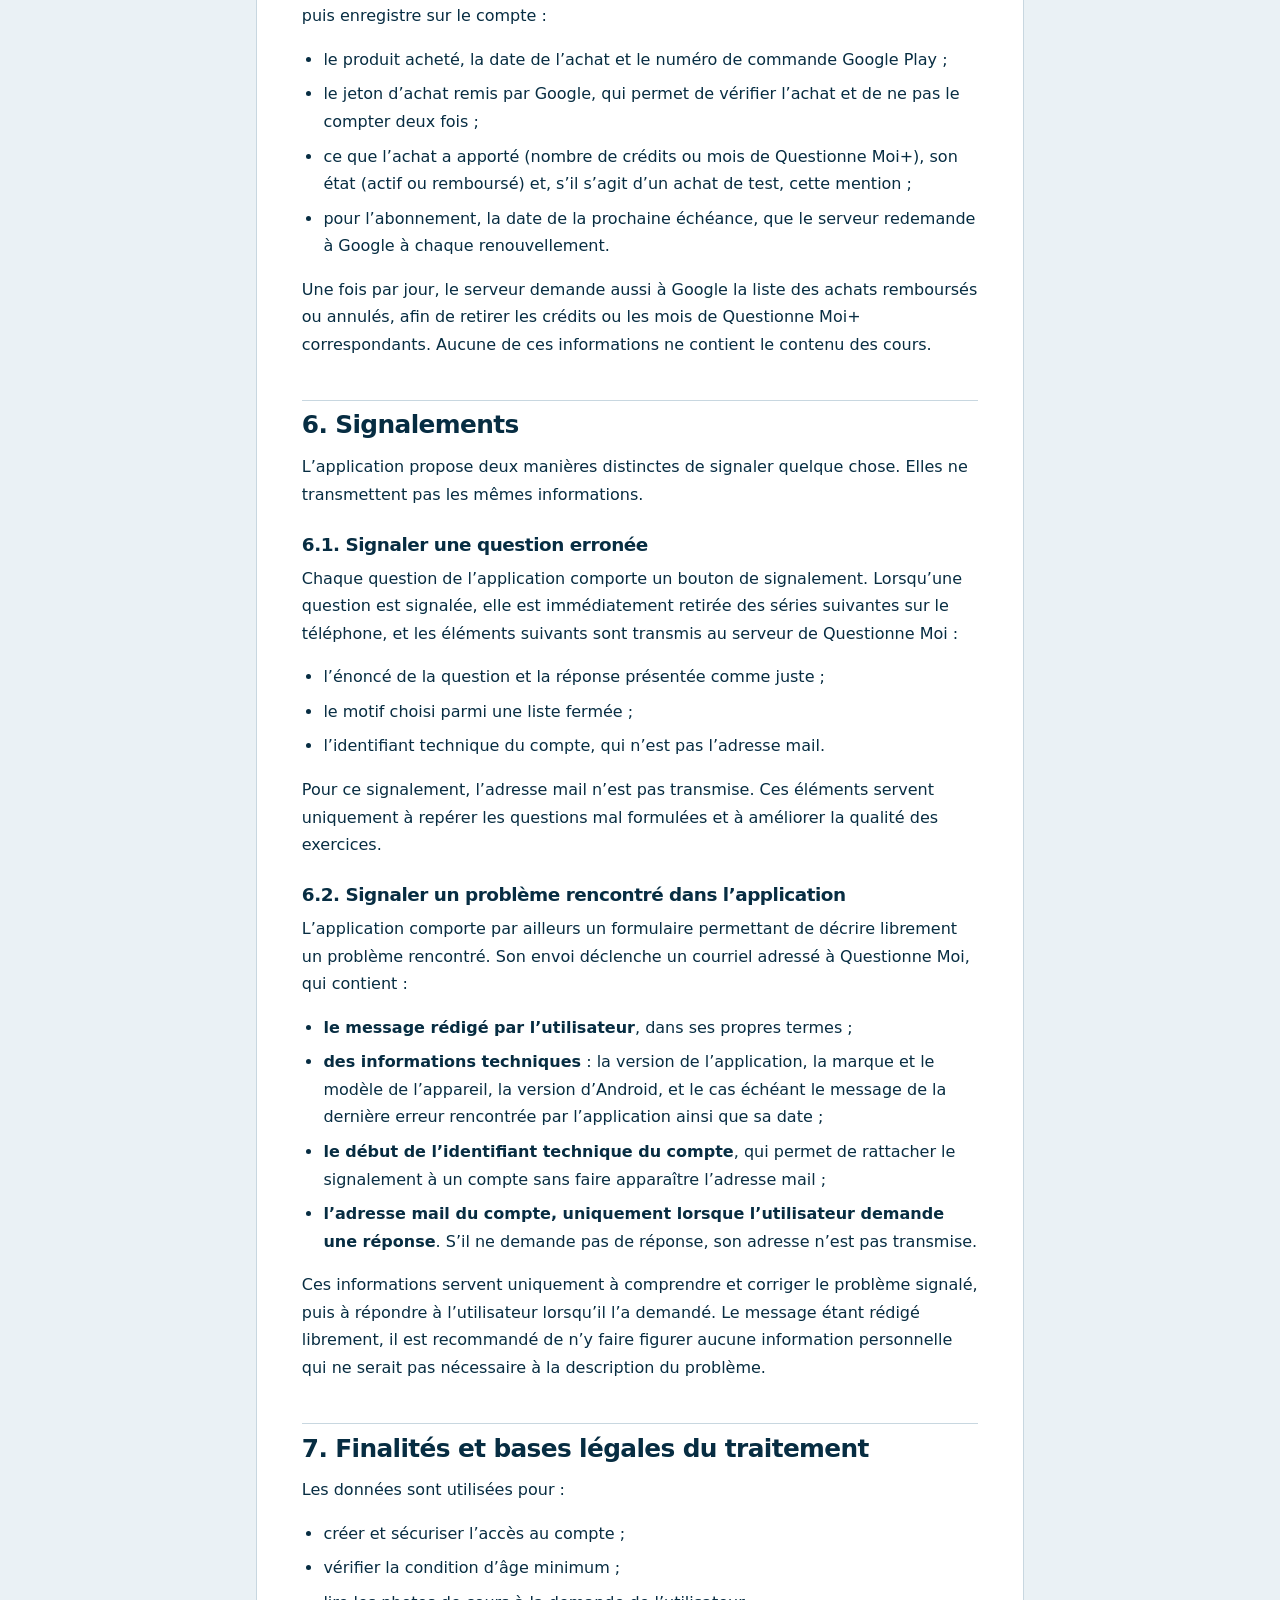
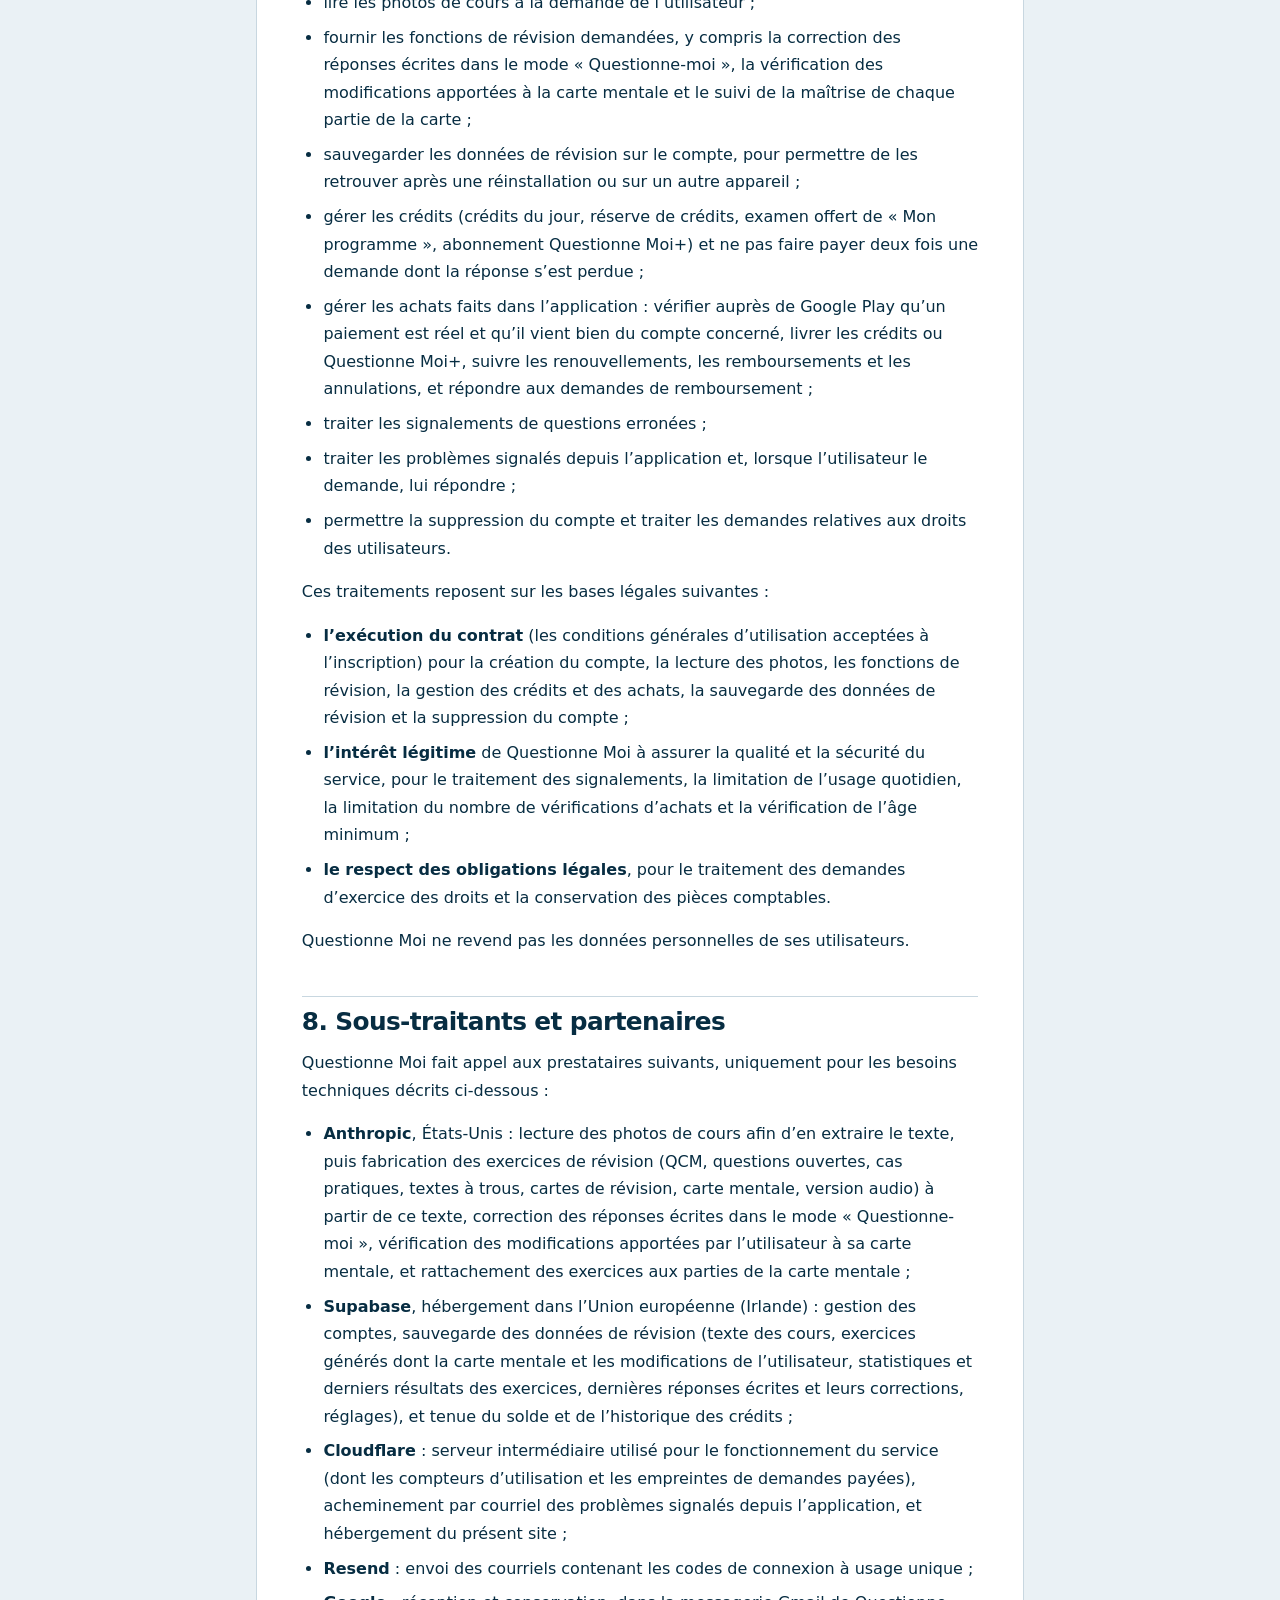
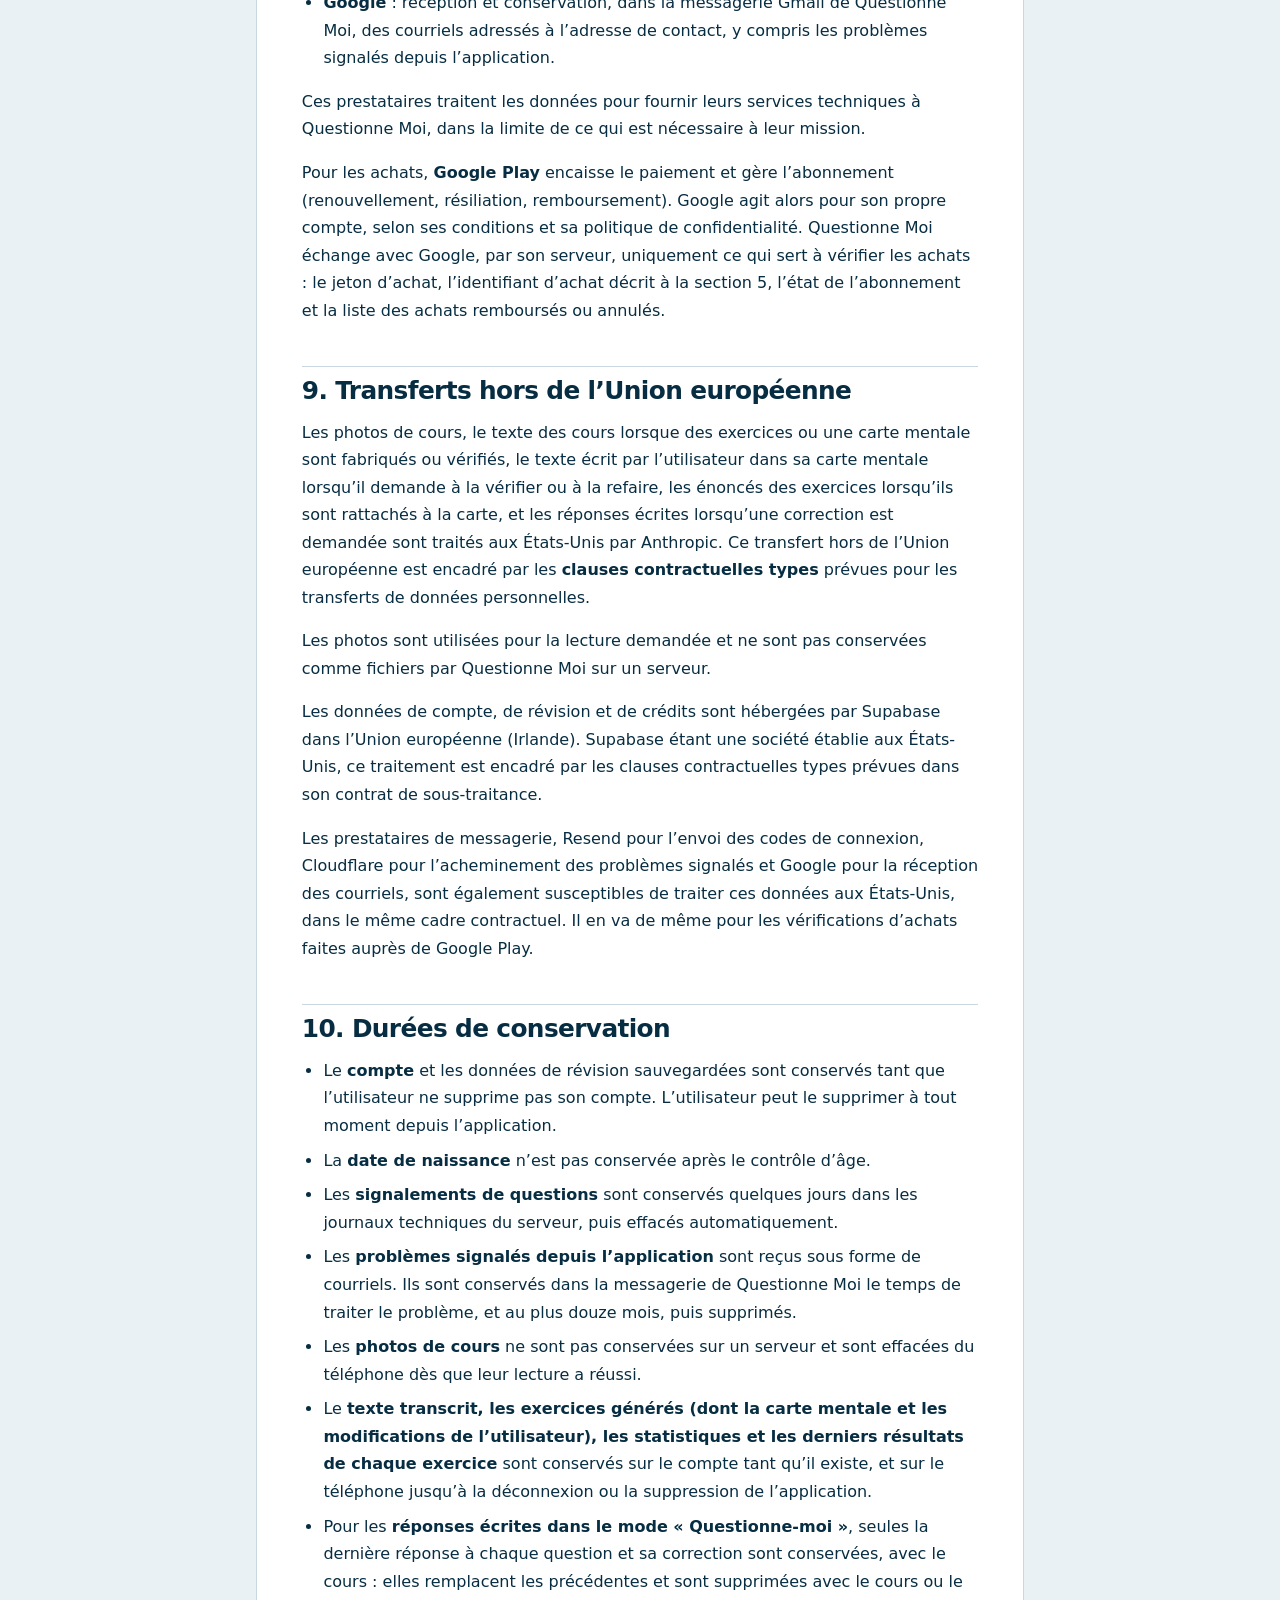
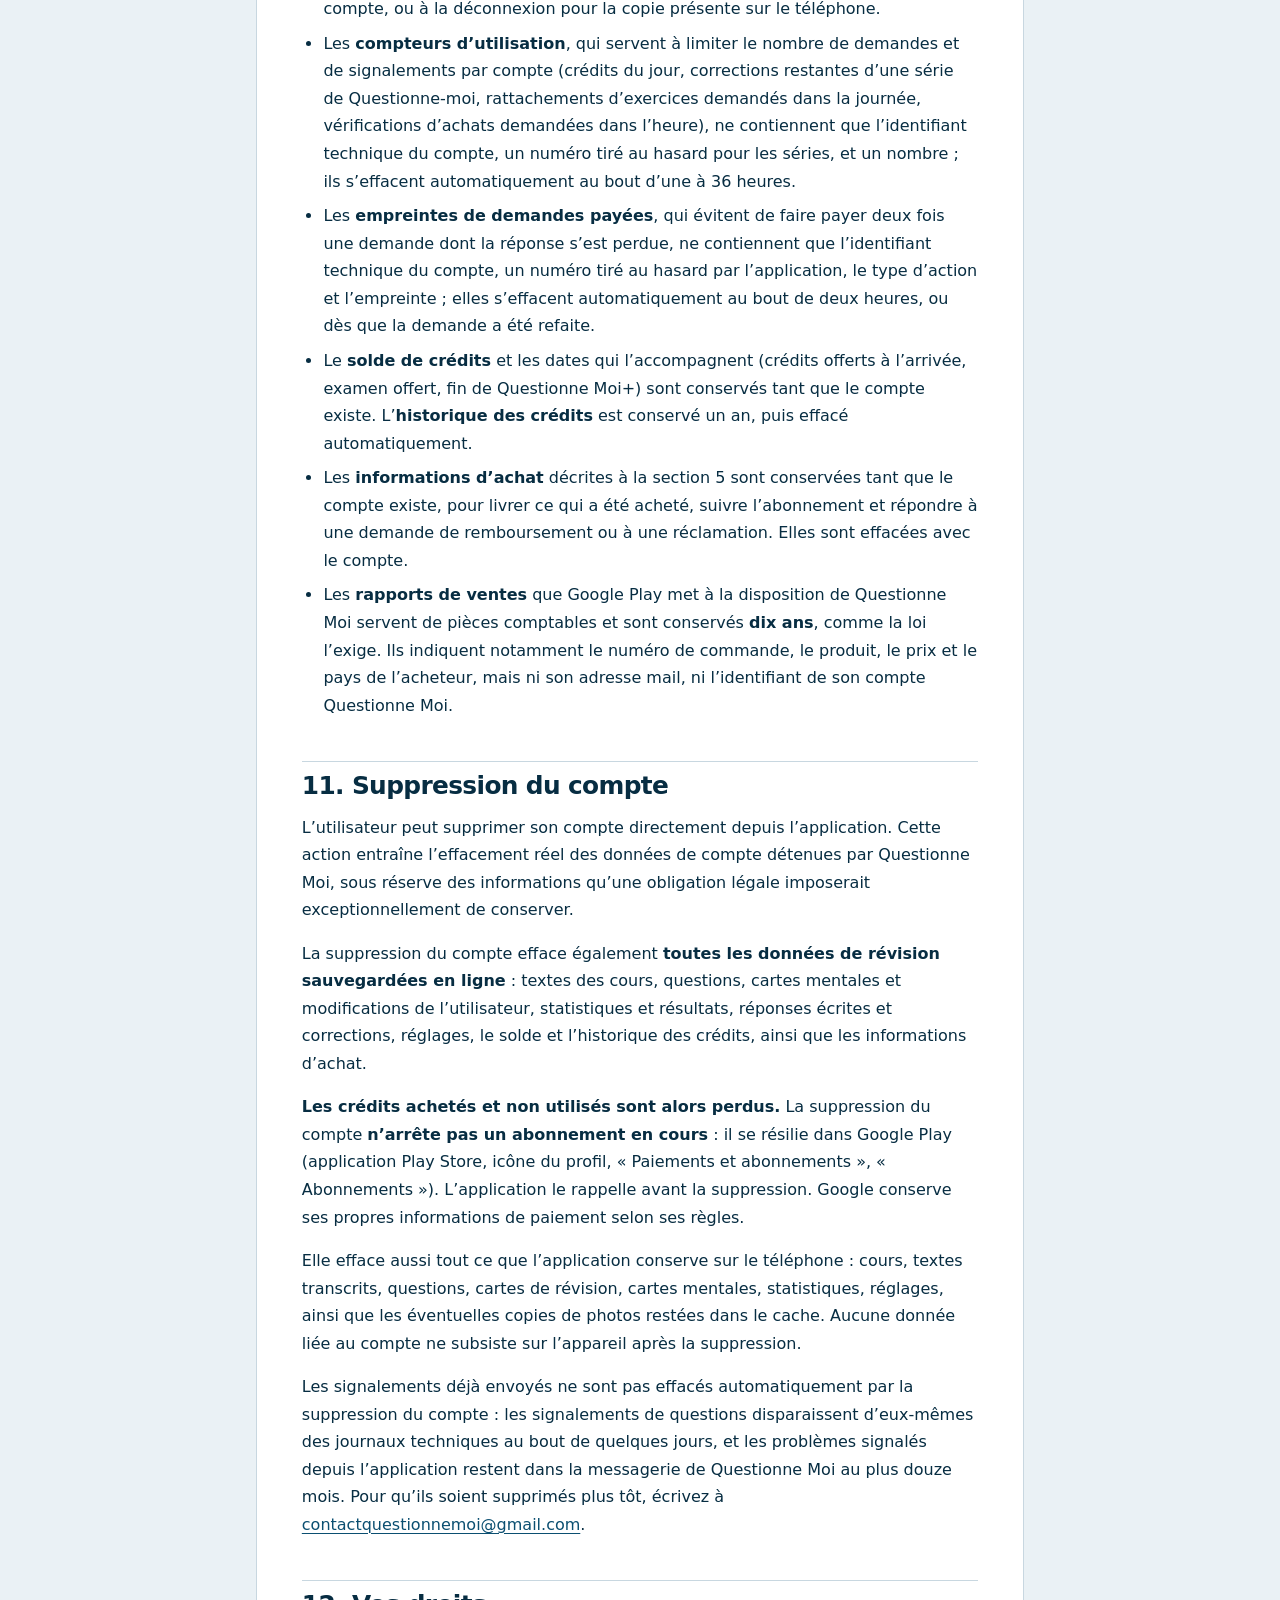
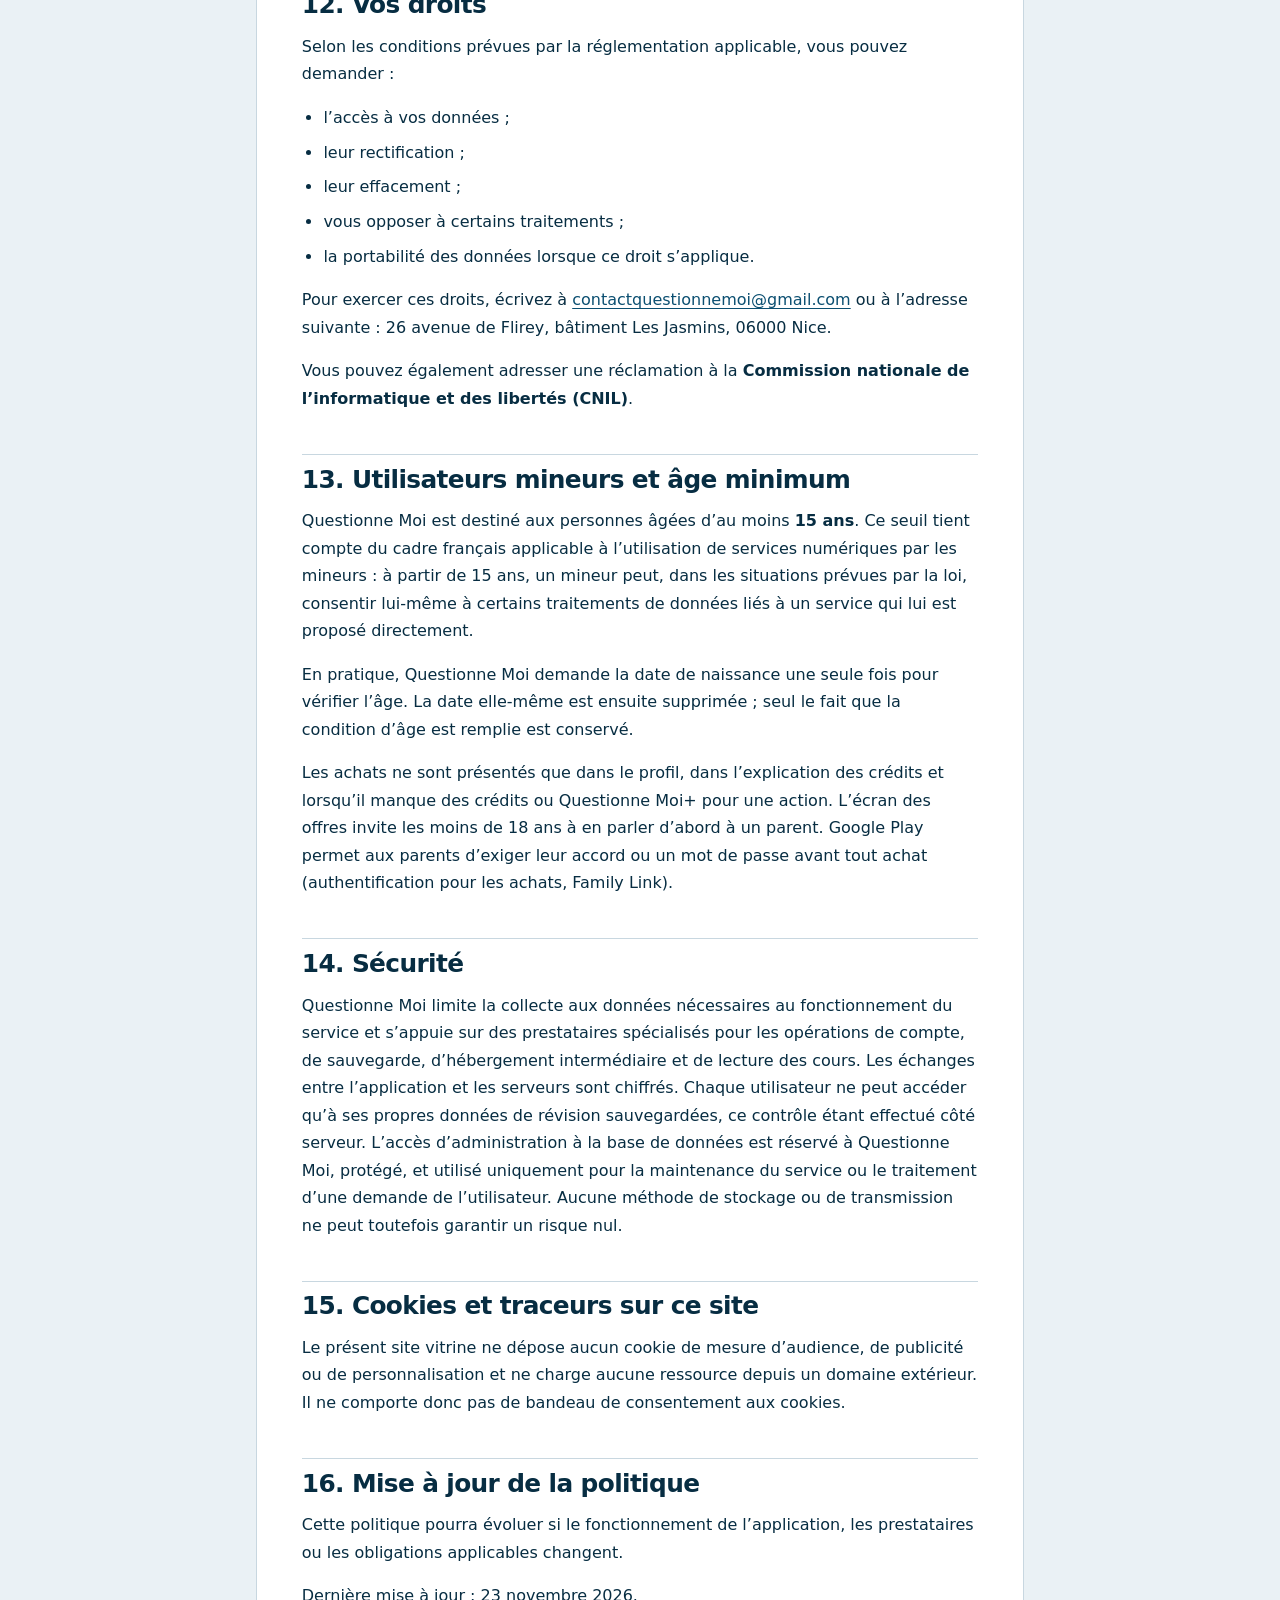
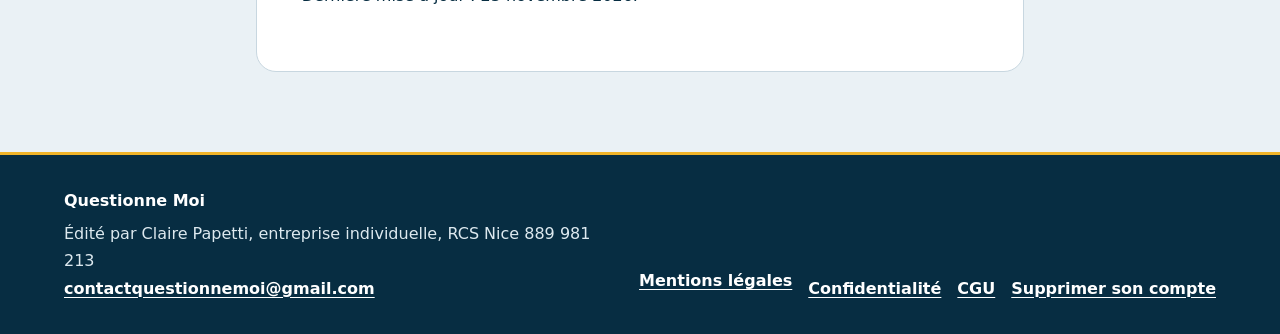
<file: confidentialite.html>
<!doctype html>
<html lang="fr">
  <head>
    <meta charset="utf-8">
    <meta name="viewport" content="width=device-width, initial-scale=1">
    <meta name="theme-color" content="#072D42">
    <meta name="robots" content="index,follow">
    <title>Politique de confidentialité | Questionne Moi</title>
    <meta name="description" content="Ce que Questionne Moi collecte, pourquoi, combien de temps, et comment exercer ses droits.">
    <link rel="canonical" href="https://www.questionnemoi.com/confidentialite.html">
    <link rel="icon" href="assets/logo.png">
    <meta property="og:type" content="website">
    <meta property="og:site_name" content="Questionne Moi">
    <meta property="og:locale" content="fr_FR">
    <meta property="og:title" content="Politique de confidentialité | Questionne Moi">
    <meta property="og:description" content="Ce que Questionne Moi collecte, pourquoi, combien de temps, et comment exercer ses droits.">
    <meta property="og:url" content="https://www.questionnemoi.com/confidentialite.html">
    <meta property="og:image" content="https://www.questionnemoi.com/assets/partage.png">
    <meta property="og:image:width" content="1200">
    <meta property="og:image:height" content="630">
    <meta name="twitter:card" content="summary_large_image">
    <style>

:root {
  --ink: #072D42;
  --blue: #0B4F71;
  --blue-deep: #083D58;
  --gold: #F0B429;
  --paper: #EAF1F5;
  --white: #FFFFFF;
  --muted: #3E5968;
  --line: #C8D7E0;
  --content: 72rem;
  --reading: 48rem;
}

* { box-sizing: border-box; }

html { background: var(--paper); }

body {
  margin: 0;
  color: var(--ink);
  background: var(--paper);
  font-family: system-ui, -apple-system, "Segoe UI", Roboto, Helvetica, Arial, sans-serif;
  font-size: 1rem;
  line-height: 1.72;
}

img, svg { display: block; max-width: 100%; }

a {
  color: var(--blue);
  text-underline-offset: .18em;
  text-decoration-thickness: .08em;
}

a:hover { color: var(--blue-deep); }

a:focus-visible {
  outline: .1875rem solid var(--white);
  outline-offset: .1875rem;
  box-shadow: 0 0 0 .375rem var(--blue);
  border-radius: .35rem;
}

.skip-link {
  position: fixed;
  inset-inline-start: 1rem;
  inset-block-start: 1rem;
  z-index: 100;
  padding: .7rem 1rem;
  border-radius: .6rem;
  color: var(--white);
  background: var(--ink);
  transform: translateY(-180%);
}

.skip-link:focus { transform: translateY(0); }

.container {
  width: min(calc(100% - 2rem), var(--content));
  margin-inline: auto;
}

.site-header {
  background: var(--white);
  border-bottom: .0625rem solid var(--line);
}

.header-inner {
  display: flex;
  flex-direction: column;
  gap: 1rem;
  padding-block: 1rem;
}

.brand {
  display: inline-flex;
  align-items: center;
  gap: .8rem;
  color: var(--ink);
  text-decoration: none;
  font-weight: 800;
  letter-spacing: -.02em;
}

.brand:hover { color: var(--ink); }

.brand img {
  width: 3.25rem;
  height: 3.25rem;
  border-radius: .8rem;
  object-fit: cover;
}

.brand-name { font-size: 1.08rem; }

.site-nav ul {
  display: flex;
  flex-wrap: wrap;
  gap: .35rem .85rem;
  margin: 0;
  padding: 0;
  list-style: none;
}

.site-nav a {
  display: inline-block;
  padding: .4rem .1rem;
  color: var(--ink);
  font-weight: 700;
  text-decoration: none;
  border-bottom: .125rem solid transparent;
}

.site-nav a:hover {
  color: var(--blue);
  border-bottom-color: var(--gold);
}

.legal-shell {
  padding-block: 3.5rem 5rem;
}

.legal-document {
  width: min(100%, var(--reading));
  margin-inline: auto;
  padding: clamp(1.2rem, 4vw, 2.8rem);
  background: var(--white);
  border: .0625rem solid var(--line);
  border-radius: 1.25rem;
}

.legal-kicker {
  margin: 0 0 .7rem;
  color: var(--blue);
  font-size: .82rem;
  font-weight: 800;
  letter-spacing: .08em;
  text-transform: uppercase;
}

h1, h2, h3 {
  color: var(--ink);
  line-height: 1.2;
  letter-spacing: -.025em;
}

h1 {
  margin: 0 0 .9rem;
  font-size: clamp(2.1rem, 6vw, 3.3rem);
}

h2 {
  margin: 2.6rem 0 .8rem;
  padding-top: .6rem;
  border-top: .0625rem solid var(--line);
  font-size: 1.55rem;
}

h3 {
  margin: 1.6rem 0 .55rem;
  font-size: 1.15rem;
}

p, ul { margin-top: 0; }

ul { padding-left: 1.35rem; }

li + li { margin-top: .45rem; }

.lead {
  color: var(--muted);
  font-size: 1.08rem;
}

.placeholder {
  display: inline-block;
  padding: .08rem .35rem;
  border: .0625rem dashed #8EAAB9;
  border-radius: .3rem;
  color: var(--ink);
  background: #F5F9FB;
  font-weight: 750;
}

.note {
  padding: 1rem 1.1rem;
  color: var(--ink);
  background: #F5F9FB;
  border-left: .22rem solid var(--gold);
}

.site-footer {
  color: #EAF1F5;
  background: var(--ink);
  border-top: .1875rem solid var(--gold);
}

.footer-inner {
  display: grid;
  gap: 1.5rem;
  padding-block: 2rem;
}

.footer-brand {
  margin: 0 0 .35rem;
  color: var(--white);
  font-weight: 850;
}

.footer-meta {
  margin: 0;
  color: #DDE9EF;
}

.footer-links {
  display: flex;
  flex-wrap: wrap;
  gap: .5rem 1rem;
  margin: 0;
  padding: 0;
  list-style: none;
}

.site-footer a {
  color: var(--white);
  font-weight: 700;
}

.site-footer a:hover { color: var(--paper); }

@media (min-width: 42rem) {
  .container { width: min(calc(100% - 3rem), var(--content)); }

  .header-inner {
    flex-direction: row;
    align-items: center;
    justify-content: space-between;
  }

  .footer-inner {
    grid-template-columns: minmax(0, 1fr) auto;
    align-items: end;
  }
}

@media print {
  :root {
    --paper: #FFFFFF;
    --white: #FFFFFF;
    --ink: #000000;
    --muted: #222222;
    --line: #B8B8B8;
  }

  body {
    background: #FFFFFF;
    color: #000000;
  }

  .skip-link,
  .site-nav {
    display: none;
  }

  .site-header {
    border-bottom: .0625rem solid #B8B8B8;
  }

  .brand img {
    width: 2.5rem;
    height: 2.5rem;
  }

  .legal-shell { padding-block: 1rem; }

  .legal-document {
    width: 100%;
    border: 0;
    border-radius: 0;
    padding: 0;
  }

  .site-footer {
    margin-top: 2rem;
    color: #000000;
    background: #FFFFFF;
    border-top: .125rem solid #000000;
  }

  .footer-brand,
  .footer-meta,
  .site-footer a {
    color: #000000;
  }

  a { color: #000000; }

  h2 {
    break-after: avoid;
    border-top-color: #666666;
  }

  p, li { orphans: 3; widows: 3; }
}

  </style>
  </head>
  <body>
    <a class="skip-link" href="#contenu">Aller au contenu</a>
    <header class="site-header">
      <div class="container header-inner">
        <a class="brand" href="index.html" aria-label="Questionne Moi, accueil">
          <img src="assets/logo.png" alt="Logo Questionne Moi, point d’interrogation doré sur fond bleu encre">
          <span class="brand-name">Questionne Moi</span>
        </a>
        <nav class="site-nav" aria-label="Navigation principale">
          <ul>
            <li>
              <a href="index.html">Accueil</a>
            </li>
            <li>
              <a href="index.html#fonctionnement">Comment ça marche</a>
            </li>
            <li>
              <a href="index.html#donnees">Vos données</a>
            </li>
            <li>
              <a href="index.html#faq">Questions fréquentes</a>
            </li>
          </ul>
        </nav>
      </div>
    </header>
    <main id="contenu" class="legal-shell">
      <article class="legal-document">
        <h1>Politique de confidentialité</h1>
        <p class="lead">Cette politique explique quelles données sont traitées par Questionne Moi, pourquoi elles le sont, où elles se trouvent et comment exercer vos droits.</p>
        <h2>1. Responsable du traitement</h2>
        <p>Le responsable du traitement est <strong>Claire Papetti, entreprise individuelle</strong>, nom commercial Questionne Moi, RCS Nice 889 981 213.</p>
        <p>Adresse : 26 avenue de Flirey, bâtiment Les Jasmins, 06000 Nice<br>
          Contact pour les questions de confidentialité et l’exercice des droits : <a href="mailto:contactquestionnemoi@gmail.com">contactquestionnemoi@gmail.com</a>.</p>
          <h2>2. Données liées au compte</h2>
          <p>Questionne Moi collecte uniquement les données de compte nécessaires au fonctionnement du service :</p>
          <ul>
            <li>
              <strong>l’adresse mail</strong>, utilisée pour la connexion par code à usage unique, sans mot de passe ;</li>
              <li>
                <strong>un pseudo</strong>, facultatif ;</li>
                <li>
                  <strong>le résultat de la vérification d’âge</strong>, afin de confirmer que l’utilisateur remplit la condition d’âge minimum.</li>
                </ul>
                <p>La date de naissance est demandée une seule fois pour vérifier que l’utilisateur a au moins 15 ans. <strong>Elle n’est jamais conservée.</strong> Seul le résultat de cette vérification est enregistré.</p>
                <h2>3. Photos de cours</h2>
                <p>Lorsque l’utilisateur photographie des notes de cours, les images sont transmises uniquement afin d’en lire le contenu. Elles ne sont pas conservées sur un serveur par Questionne Moi.</p>
                <p>Une fois la lecture réussie, les photos sont également effacées du téléphone par l’application. Le traitement des images sert uniquement à produire le texte nécessaire à la création des exercices de révision.</p>
                <h2>4. Données de révision et sauvegarde</h2>
                <p>Le <strong>texte transcrit</strong>, les <strong>exercices générés</strong> (questions, cartes de révision, carte mentale, version audio), les <strong>modifications apportées par l’utilisateur à sa carte mentale</strong>, les <strong>statistiques de révision</strong> (dont les trois derniers résultats de chaque exercice) et les <strong>réglages de révision</strong> sont enregistrés sur le téléphone, puis sauvegardés sur le compte de l’utilisateur.</p>
                <p>Cette sauvegarde permet de les retrouver après une réinstallation ou sur un autre téléphone, en se reconnectant. L’application fonctionne sans connexion ; les changements sont envoyés au serveur au retour du réseau.</p>
                <p>À la déconnexion, ces données sont retirées du téléphone et restent disponibles sur le compte. <strong>Les photos ne sont jamais sauvegardées.</strong>
              </p>
              <p>Dans le mode « Questionne-moi », l’utilisateur répond par écrit à des questions ouvertes. Sa réponse est transmise pour être corrigée à partir de son cours. Pour chaque question, <strong>seules la dernière réponse écrite et sa correction sont enregistrées</strong>, avec le cours, ainsi que l’estimation de maîtrise produite par l’IA (la « note IA ») et sa date : elles permettent à l’utilisateur de relire sa réponse et de voir sa progression. Chaque nouvelle réponse corrigée remplace la précédente. La réponse étant rédigée librement, il est recommandé de n’y écrire que ce qui sert à répondre à la question.</p>
              <p>Dans la <strong>carte mentale</strong>, l’utilisateur peut renommer, ajouter, déplacer ou supprimer des branches et écrire ses propres textes. Ces modifications sont enregistrées avec le cours. Lorsqu’il demande à faire vérifier ses modifications (« Vérifier ») ou à refaire la carte (« Tout refaire »), <strong>le texte qu’il a écrit dans la carte est transmis avec son cours</strong>, pour être comparé au cours ou repris dans la nouvelle carte. Le résultat de la vérification est enregistré avec la carte. Comme pour les réponses écrites, il est recommandé de n’y écrire que ce qui concerne le cours.</p>
              <p>Pour indiquer quelles parties de la carte mentale sont maîtrisées, l’application garde, pour chaque exercice, <strong>ses trois derniers résultats</strong> (réussi ou non), et rattache chaque exercice à une partie de la carte. Pour ce rattachement, les énoncés des exercices et les titres de la carte sont transmis ; le résultat est enregistré avec le cours.</p>
              <p>Pour les <strong>crédits</strong>, qui permettent de faire travailler l’intelligence artificielle, le compte garde son <strong>solde de crédits</strong>, la date à laquelle des crédits ont été offerts à l’arrivée, la date d’utilisation de l’examen offert de « Mon programme » et, le cas échéant, la date de fin de Questionne Moi+ ainsi que les crédits du mois qui restent. Chaque entrée et sortie de crédits est notée dans un <strong>historique</strong> (date, nombre de crédits, type d’action, par exemple « lecture » ou « QCM ») qui ne contient jamais le contenu des cours. Ces informations sont tenues à jour par le serveur de Questionne Moi uniquement.</p>
              <p>Quand une demande qui coûte des crédits réussit, le serveur garde pendant <strong>deux heures</strong> une <strong>empreinte technique</strong> de cette demande, avec l’identifiant technique du compte et le type d’action. Cette empreinte est calculée à partir de la demande mais ne permet pas d’en retrouver le contenu. Elle sert uniquement à ne pas faire payer une seconde fois une demande dont la réponse s’est perdue en route (connexion coupée), lorsque l’utilisateur touche « Réessayer ».</p>
              <h2>5. Achats dans l’application</h2>
              <p>L’application propose des achats : l’abonnement Questionne Moi+, le pass année scolaire et des recharges de crédits. <strong>Le paiement est entièrement géré par Google Play.</strong> Questionne Moi ne reçoit jamais le moyen de paiement (numéro de carte, compte bancaire), ni le nom, ni l’adresse postale, ni l’adresse mail du compte Google de l’acheteur. Google traite ces informations pour son propre compte, selon ses propres règles de confidentialité.</p>
              <p>Pour qu’un achat soit rattaché au bon compte Questionne Moi, l’application transmet à Google, au moment de l’achat, un <strong>identifiant d’achat</strong> calculé à partir de l’identifiant technique du compte. Il ne contient ni l’adresse mail, ni le pseudo, et ne permet pas de les retrouver.</p>
              <p>Après le paiement, le serveur de Questionne Moi vérifie l’achat auprès de Google, puis enregistre sur le compte :</p>
              <ul>
                <li>le produit acheté, la date de l’achat et le numéro de commande Google Play ;</li>
                <li>le jeton d’achat remis par Google, qui permet de vérifier l’achat et de ne pas le compter deux fois ;</li>
                <li>ce que l’achat a apporté (nombre de crédits ou mois de Questionne Moi+), son état (actif ou remboursé) et, s’il s’agit d’un achat de test, cette mention ;</li>
                <li>pour l’abonnement, la date de la prochaine échéance, que le serveur redemande à Google à chaque renouvellement.</li>
              </ul>
              <p>Une fois par jour, le serveur demande aussi à Google la liste des achats remboursés ou annulés, afin de retirer les crédits ou les mois de Questionne Moi+ correspondants. Aucune de ces informations ne contient le contenu des cours.</p>
              <h2>6. Signalements</h2>
              <p>L’application propose deux manières distinctes de signaler quelque chose. Elles ne transmettent pas les mêmes informations.</p>
              <h3>6.1. Signaler une question erronée</h3>
              <p>Chaque question de l’application comporte un bouton de signalement. Lorsqu’une question est signalée, elle est immédiatement retirée des séries suivantes sur le téléphone, et les éléments suivants sont transmis au serveur de Questionne Moi :</p>
              <ul>
                <li>l’énoncé de la question et la réponse présentée comme juste ;</li>
                <li>le motif choisi parmi une liste fermée ;</li>
                <li>l’identifiant technique du compte, qui n’est pas l’adresse mail.</li>
              </ul>
              <p>Pour ce signalement, l’adresse mail n’est pas transmise. Ces éléments servent uniquement à repérer les questions mal formulées et à améliorer la qualité des exercices.</p>
              <h3>6.2. Signaler un problème rencontré dans l’application</h3>
              <p>L’application comporte par ailleurs un formulaire permettant de décrire librement un problème rencontré. Son envoi déclenche un courriel adressé à Questionne Moi, qui contient :</p>
              <ul>
                <li>
                  <strong>le message rédigé par l’utilisateur</strong>, dans ses propres termes ;</li>
                  <li>
                    <strong>des informations techniques</strong> : la version de l’application, la marque et le modèle de l’appareil, la version d’Android, et le cas échéant le message de la dernière erreur rencontrée par l’application ainsi que sa date ;</li>
                    <li>
                      <strong>le début de l’identifiant technique du compte</strong>, qui permet de rattacher le signalement à un compte sans faire apparaître l’adresse mail ;</li>
                      <li>
                        <strong>l’adresse mail du compte, uniquement lorsque l’utilisateur demande une réponse</strong>. S’il ne demande pas de réponse, son adresse n’est pas transmise.</li>
                      </ul>
                      <p>Ces informations servent uniquement à comprendre et corriger le problème signalé, puis à répondre à l’utilisateur lorsqu’il l’a demandé. Le message étant rédigé librement, il est recommandé de n’y faire figurer aucune information personnelle qui ne serait pas nécessaire à la description du problème.</p>
                      <h2>7. Finalités et bases légales du traitement</h2>
                      <p>Les données sont utilisées pour :</p>
                      <ul>
                        <li>créer et sécuriser l’accès au compte ;</li>
                        <li>vérifier la condition d’âge minimum ;</li>
                        <li>lire les photos de cours à la demande de l’utilisateur ;</li>
                        <li>fournir les fonctions de révision demandées, y compris la correction des réponses écrites dans le mode « Questionne-moi », la vérification des modifications apportées à la carte mentale et le suivi de la maîtrise de chaque partie de la carte ;</li>
                        <li>sauvegarder les données de révision sur le compte, pour permettre de les retrouver après une réinstallation ou sur un autre appareil ;</li>
                        <li>gérer les crédits (crédits du jour, réserve de crédits, examen offert de « Mon programme », abonnement Questionne Moi+) et ne pas faire payer deux fois une demande dont la réponse s’est perdue ;</li>
                        <li>gérer les achats faits dans l’application : vérifier auprès de Google Play qu’un paiement est réel et qu’il vient bien du compte concerné, livrer les crédits ou Questionne Moi+, suivre les renouvellements, les remboursements et les annulations, et répondre aux demandes de remboursement ;</li>
                        <li>traiter les signalements de questions erronées ;</li>
                        <li>traiter les problèmes signalés depuis l’application et, lorsque l’utilisateur le demande, lui répondre ;</li>
                        <li>permettre la suppression du compte et traiter les demandes relatives aux droits des utilisateurs.</li>
                      </ul>
                      <p>Ces traitements reposent sur les bases légales suivantes :</p>
                      <ul>
                        <li>
                          <strong>l’exécution du contrat</strong> (les conditions générales d’utilisation acceptées à l’inscription) pour la création du compte, la lecture des photos, les fonctions de révision, la gestion des crédits et des achats, la sauvegarde des données de révision et la suppression du compte ;</li>
                          <li>
                            <strong>l’intérêt légitime</strong> de Questionne Moi à assurer la qualité et la sécurité du service, pour le traitement des signalements, la limitation de l’usage quotidien, la limitation du nombre de vérifications d’achats et la vérification de l’âge minimum ;</li>
                            <li>
                              <strong>le respect des obligations légales</strong>, pour le traitement des demandes d’exercice des droits et la conservation des pièces comptables.</li>
                            </ul>
                            <p>Questionne Moi ne revend pas les données personnelles de ses utilisateurs.</p>
                            <h2>8. Sous-traitants et partenaires</h2>
                            <p>Questionne Moi fait appel aux prestataires suivants, uniquement pour les besoins techniques décrits ci-dessous :</p>
                            <ul>
                              <li>
                                <strong>Anthropic</strong>, États-Unis : lecture des photos de cours afin d’en extraire le texte, puis fabrication des exercices de révision (QCM, questions ouvertes, cas pratiques, textes à trous, cartes de révision, carte mentale, version audio) à partir de ce texte, correction des réponses écrites dans le mode « Questionne-moi », vérification des modifications apportées par l’utilisateur à sa carte mentale, et rattachement des exercices aux parties de la carte mentale ;</li>
                                <li>
                                  <strong>Supabase</strong>, hébergement dans l’Union européenne (Irlande) : gestion des comptes, sauvegarde des données de révision (texte des cours, exercices générés dont la carte mentale et les modifications de l’utilisateur, statistiques et derniers résultats des exercices, dernières réponses écrites et leurs corrections, réglages), et tenue du solde et de l’historique des crédits ;</li>
                                  <li>
                                    <strong>Cloudflare</strong> : serveur intermédiaire utilisé pour le fonctionnement du service (dont les compteurs d’utilisation et les empreintes de demandes payées), acheminement par courriel des problèmes signalés depuis l’application, et hébergement du présent site ;</li>
                                    <li>
                                      <strong>Resend</strong> : envoi des courriels contenant les codes de connexion à usage unique ;</li>
                                      <li>
                                        <strong>Google</strong> : réception et conservation, dans la messagerie Gmail de Questionne Moi, des courriels adressés à l’adresse de contact, y compris les problèmes signalés depuis l’application.</li>
                                      </ul>
                                      <p>Ces prestataires traitent les données pour fournir leurs services techniques à Questionne Moi, dans la limite de ce qui est nécessaire à leur mission.</p>
                                      <p>Pour les achats, <strong>Google Play</strong> encaisse le paiement et gère l’abonnement (renouvellement, résiliation, remboursement). Google agit alors pour son propre compte, selon ses conditions et sa politique de confidentialité. Questionne Moi échange avec Google, par son serveur, uniquement ce qui sert à vérifier les achats : le jeton d’achat, l’identifiant d’achat décrit à la section 5, l’état de l’abonnement et la liste des achats remboursés ou annulés.</p>
                                      <h2>9. Transferts hors de l’Union européenne</h2>
                                      <p>Les photos de cours, le texte des cours lorsque des exercices ou une carte mentale sont fabriqués ou vérifiés, le texte écrit par l’utilisateur dans sa carte mentale lorsqu’il demande à la vérifier ou à la refaire, les énoncés des exercices lorsqu’ils sont rattachés à la carte, et les réponses écrites lorsqu’une correction est demandée sont traités aux États-Unis par Anthropic. Ce transfert hors de l’Union européenne est encadré par les <strong>clauses contractuelles types</strong> prévues pour les transferts de données personnelles.</p>
                                      <p>Les photos sont utilisées pour la lecture demandée et ne sont pas conservées comme fichiers par Questionne Moi sur un serveur.</p>
                                      <p>Les données de compte, de révision et de crédits sont hébergées par Supabase dans l’Union européenne (Irlande). Supabase étant une société établie aux États-Unis, ce traitement est encadré par les clauses contractuelles types prévues dans son contrat de sous-traitance.</p>
                                      <p>Les prestataires de messagerie, Resend pour l’envoi des codes de connexion, Cloudflare pour l’acheminement des problèmes signalés et Google pour la réception des courriels, sont également susceptibles de traiter ces données aux États-Unis, dans le même cadre contractuel. Il en va de même pour les vérifications d’achats faites auprès de Google Play.</p>
                                      <h2>10. Durées de conservation</h2>
                                      <ul>
                                        <li>Le <strong>compte</strong> et les données de révision sauvegardées sont conservés tant que l’utilisateur ne supprime pas son compte. L’utilisateur peut le supprimer à tout moment depuis l’application.</li>
                                        <li>La <strong>date de naissance</strong> n’est pas conservée après le contrôle d’âge.</li>
                                        <li>Les <strong>signalements de questions</strong> sont conservés quelques jours dans les journaux techniques du serveur, puis effacés automatiquement.</li>
                                        <li>Les <strong>problèmes signalés depuis l’application</strong> sont reçus sous forme de courriels. Ils sont conservés dans la messagerie de Questionne Moi le temps de traiter le problème, et au plus douze mois, puis supprimés.</li>
                                        <li>Les <strong>photos de cours</strong> ne sont pas conservées sur un serveur et sont effacées du téléphone dès que leur lecture a réussi.</li>
                                        <li>Le <strong>texte transcrit, les exercices générés (dont la carte mentale et les modifications de l’utilisateur), les statistiques et les derniers résultats de chaque exercice</strong> sont conservés sur le compte tant qu’il existe, et sur le téléphone jusqu’à la déconnexion ou la suppression de l’application.</li>
                                        <li>Pour les <strong>réponses écrites dans le mode « Questionne-moi »</strong>, seules la dernière réponse à chaque question et sa correction sont conservées, avec le cours : elles remplacent les précédentes et sont supprimées avec le cours ou le compte, ou à la déconnexion pour la copie présente sur le téléphone.</li>
                                        <li>Les <strong>compteurs d’utilisation</strong>, qui servent à limiter le nombre de demandes et de signalements par compte (crédits du jour, corrections restantes d’une série de Questionne-moi, rattachements d’exercices demandés dans la journée, vérifications d’achats demandées dans l’heure), ne contiennent que l’identifiant technique du compte, un numéro tiré au hasard pour les séries, et un nombre ; ils s’effacent automatiquement au bout d’une à 36 heures.</li>
                                        <li>Les <strong>empreintes de demandes payées</strong>, qui évitent de faire payer deux fois une demande dont la réponse s’est perdue, ne contiennent que l’identifiant technique du compte, un numéro tiré au hasard par l’application, le type d’action et l’empreinte ; elles s’effacent automatiquement au bout de deux heures, ou dès que la demande a été refaite.</li>
                                        <li>Le <strong>solde de crédits</strong> et les dates qui l’accompagnent (crédits offerts à l’arrivée, examen offert, fin de Questionne Moi+) sont conservés tant que le compte existe. L’<strong>historique des crédits</strong> est conservé un an, puis effacé automatiquement.</li>
                                        <li>Les <strong>informations d’achat</strong> décrites à la section 5 sont conservées tant que le compte existe, pour livrer ce qui a été acheté, suivre l’abonnement et répondre à une demande de remboursement ou à une réclamation. Elles sont effacées avec le compte.</li>
                                        <li>Les <strong>rapports de ventes</strong> que Google Play met à la disposition de Questionne Moi servent de pièces comptables et sont conservés <strong>dix ans</strong>, comme la loi l’exige. Ils indiquent notamment le numéro de commande, le produit, le prix et le pays de l’acheteur, mais ni son adresse mail, ni l’identifiant de son compte Questionne Moi.</li>
                                      </ul>
                                      <h2>11. Suppression du compte</h2>
                                      <p>L’utilisateur peut supprimer son compte directement depuis l’application. Cette action entraîne l’effacement réel des données de compte détenues par Questionne Moi, sous réserve des informations qu’une obligation légale imposerait exceptionnellement de conserver.</p>
                                      <p>La suppression du compte efface également <strong>toutes les données de révision sauvegardées en ligne</strong> : textes des cours, questions, cartes mentales et modifications de l’utilisateur, statistiques et résultats, réponses écrites et corrections, réglages, le solde et l’historique des crédits, ainsi que les informations d’achat.</p>
                                      <p>
                                        <strong>Les crédits achetés et non utilisés sont alors perdus.</strong> La suppression du compte <strong>n’arrête pas un abonnement en cours</strong> : il se résilie dans Google Play (application Play Store, icône du profil, « Paiements et abonnements », « Abonnements »). L’application le rappelle avant la suppression. Google conserve ses propres informations de paiement selon ses règles.</p>
                                        <p>Elle efface aussi tout ce que l’application conserve sur le téléphone : cours, textes transcrits, questions, cartes de révision, cartes mentales, statistiques, réglages, ainsi que les éventuelles copies de photos restées dans le cache. Aucune donnée liée au compte ne subsiste sur l’appareil après la suppression.</p>
                                        <p>Les signalements déjà envoyés ne sont pas effacés automatiquement par la suppression du compte : les signalements de questions disparaissent d’eux-mêmes des journaux techniques au bout de quelques jours, et les problèmes signalés depuis l’application restent dans la messagerie de Questionne Moi au plus douze mois. Pour qu’ils soient supprimés plus tôt, écrivez à <a href="mailto:contactquestionnemoi@gmail.com">contactquestionnemoi@gmail.com</a>.</p>
                                        <h2>12. Vos droits</h2>
                                        <p>Selon les conditions prévues par la réglementation applicable, vous pouvez demander :</p>
                                        <ul>
                                          <li>l’accès à vos données ;</li>
                                          <li>leur rectification ;</li>
                                          <li>leur effacement ;</li>
                                          <li>vous opposer à certains traitements ;</li>
                                          <li>la portabilité des données lorsque ce droit s’applique.</li>
                                        </ul>
                                        <p>Pour exercer ces droits, écrivez à <a href="mailto:contactquestionnemoi@gmail.com">contactquestionnemoi@gmail.com</a> ou à l’adresse suivante : 26 avenue de Flirey, bâtiment Les Jasmins, 06000 Nice.</p>
                                        <p>Vous pouvez également adresser une réclamation à la <strong>Commission nationale de l’informatique et des libertés (CNIL)</strong>.</p>
                                        <h2>13. Utilisateurs mineurs et âge minimum</h2>
                                        <p>Questionne Moi est destiné aux personnes âgées d’au moins <strong>15 ans</strong>. Ce seuil tient compte du cadre français applicable à l’utilisation de services numériques par les mineurs : à partir de 15 ans, un mineur peut, dans les situations prévues par la loi, consentir lui-même à certains traitements de données liés à un service qui lui est proposé directement.</p>
                                        <p>En pratique, Questionne Moi demande la date de naissance une seule fois pour vérifier l’âge. La date elle-même est ensuite supprimée ; seul le fait que la condition d’âge est remplie est conservé.</p>
                                        <p>Les achats ne sont présentés que dans le profil, dans l’explication des crédits et lorsqu’il manque des crédits ou Questionne Moi+ pour une action. L’écran des offres invite les moins de 18 ans à en parler d’abord à un parent. Google Play permet aux parents d’exiger leur accord ou un mot de passe avant tout achat (authentification pour les achats, Family Link).</p>
                                        <h2>14. Sécurité</h2>
                                        <p>Questionne Moi limite la collecte aux données nécessaires au fonctionnement du service et s’appuie sur des prestataires spécialisés pour les opérations de compte, de sauvegarde, d’hébergement intermédiaire et de lecture des cours. Les échanges entre l’application et les serveurs sont chiffrés. Chaque utilisateur ne peut accéder qu’à ses propres données de révision sauvegardées, ce contrôle étant effectué côté serveur. L’accès d’administration à la base de données est réservé à Questionne Moi, protégé, et utilisé uniquement pour la maintenance du service ou le traitement d’une demande de l’utilisateur. Aucune méthode de stockage ou de transmission ne peut toutefois garantir un risque nul.</p>
                                        <h2>15. Cookies et traceurs sur ce site</h2>
                                        <p>Le présent site vitrine ne dépose aucun cookie de mesure d’audience, de publicité ou de personnalisation et ne charge aucune ressource depuis un domaine extérieur. Il ne comporte donc pas de bandeau de consentement aux cookies.</p>
                                        <h2>16. Mise à jour de la politique</h2>
                                        <p>Cette politique pourra évoluer si le fonctionnement de l’application, les prestataires ou les obligations applicables changent.</p>
                                        <p>Dernière mise à jour : 23 novembre 2026.</p>
                                      </article>
                                    </main>
                                    <footer class="site-footer">
                                      <div class="container footer-inner">
                                        <div>
                                          <p class="footer-brand">Questionne Moi</p>
                                          <p class="footer-meta">Édité par Claire Papetti, entreprise individuelle, RCS Nice 889 981 213</p>
                                          <p class="footer-meta">
                                            <a href="mailto:contactquestionnemoi@gmail.com">contactquestionnemoi@gmail.com</a>
                                          </p>
                                        </div>
                                        <nav aria-label="Liens juridiques">
                                          <ul class="footer-links">
                                            <li>
                                              <a href="mentions-legales.html">Mentions légales</a>
                                            </li>
                                            <li>
                                              <a href="confidentialite.html">Confidentialité</a>
                                            </li>
                                            <li>
                                              <a href="cgu.html">CGU</a>
                                            </li>
                                            <li>
                                              <a href="suppression-compte.html">Supprimer son compte</a>
                                            </li>
                                          </ul>
                                        </nav>
                                      </div>
                                    </footer>
                                  </body>
                                </html>
</file>
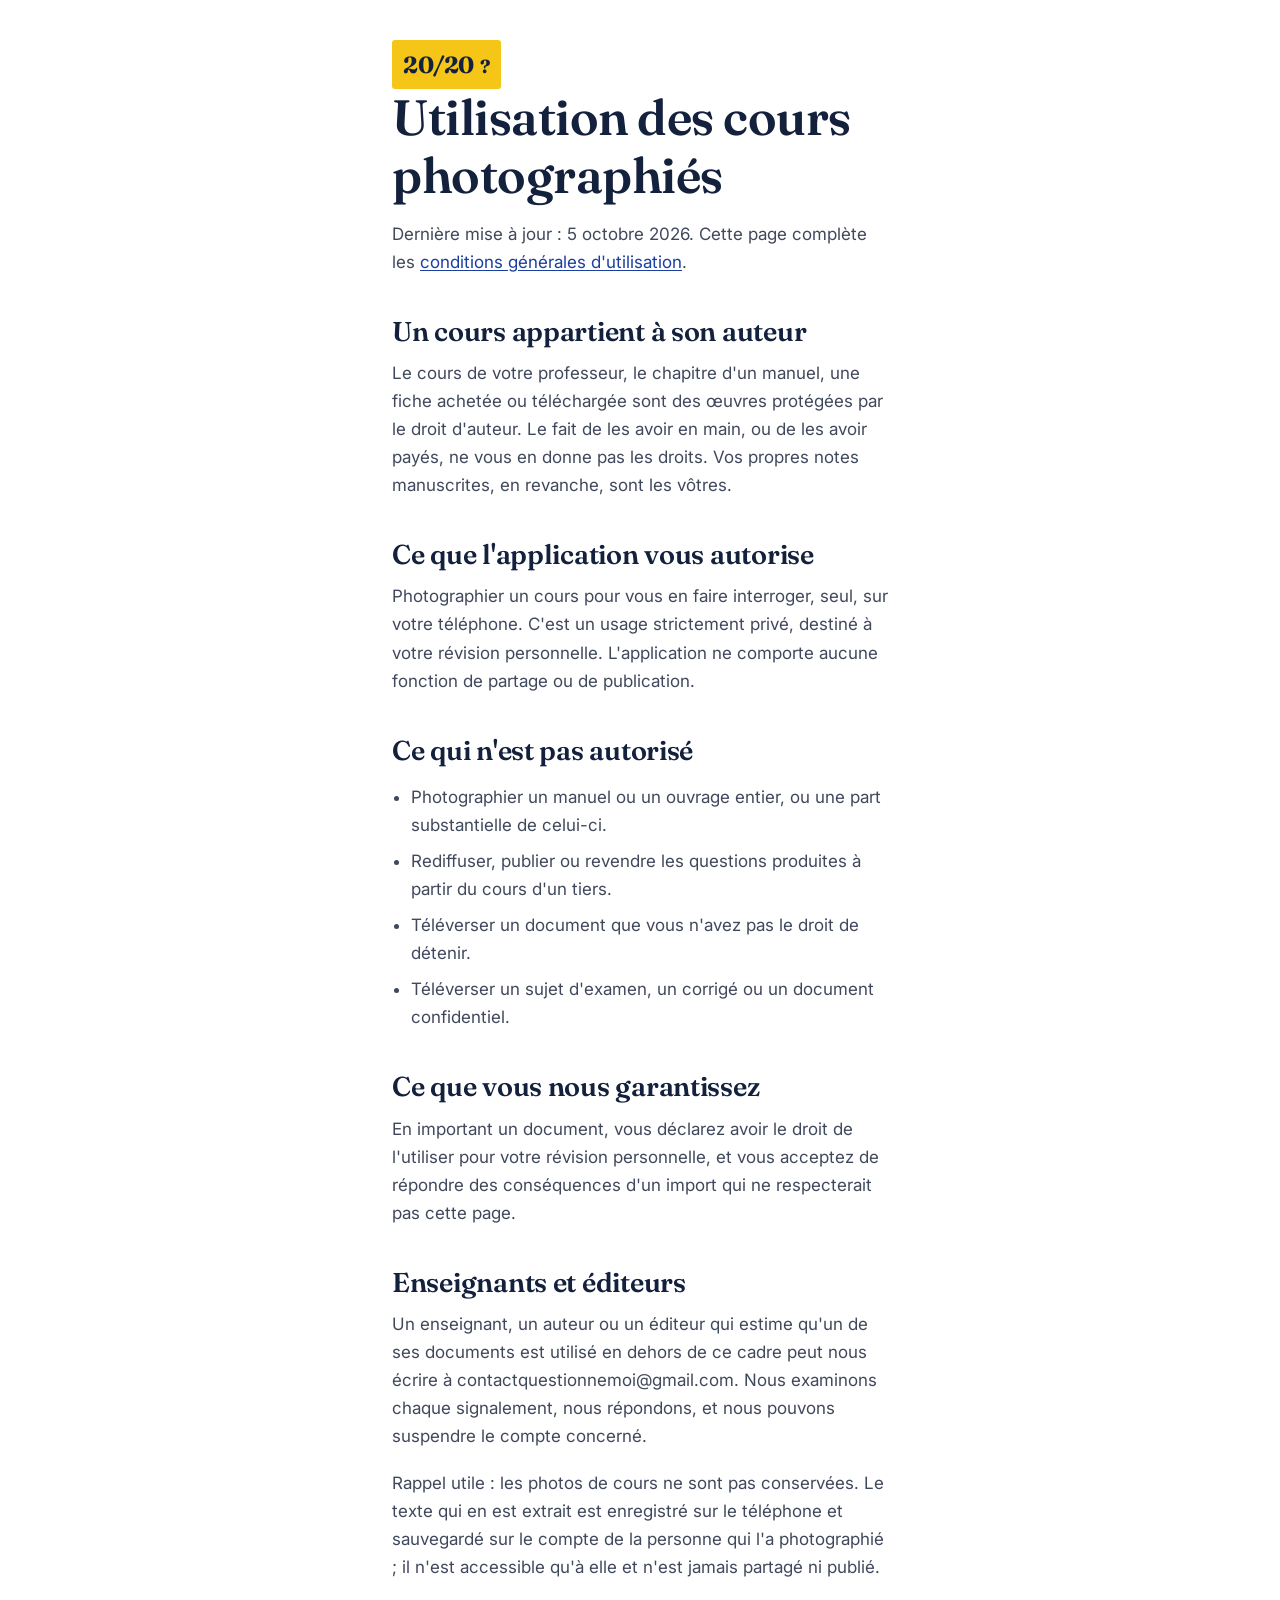
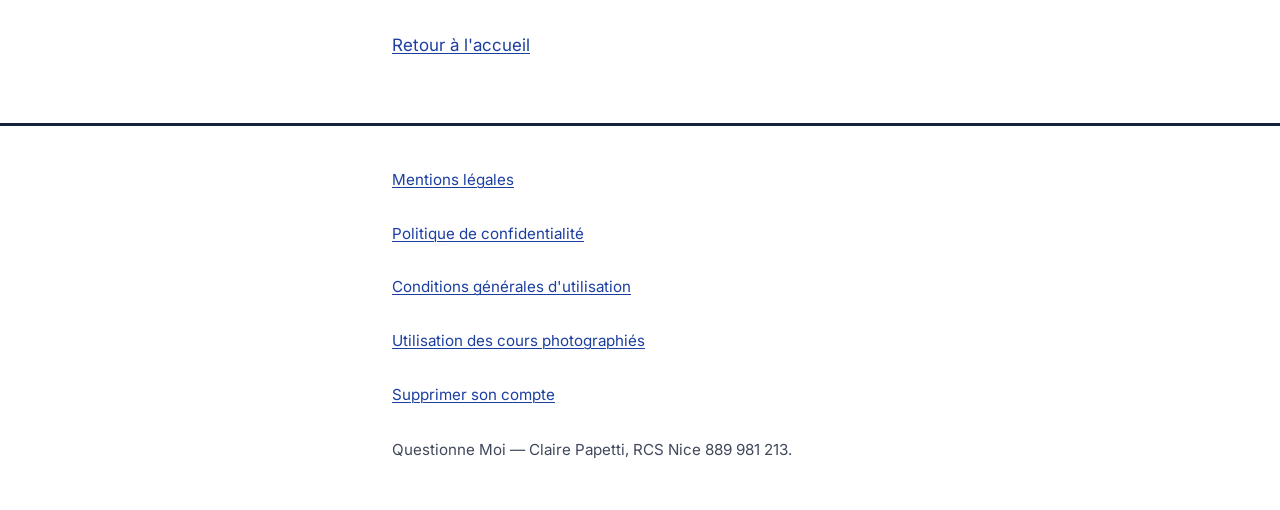
<file: cours-photographies.html>
<!DOCTYPE html>
<html lang="fr">
  <head>
    <meta charset="utf-8">
      <meta name="viewport" content="width=device-width, initial-scale=1">
        <title>Utilisation des cours photographiés — Questionne Moi</title>
        <meta name="description" content="Dans quelles conditions utiliser des cours photographiés dans l'application Questionne Moi.">
          <link rel="preconnect" href="https://fonts.googleapis.com">
            <link rel="preconnect" href="https://fonts.gstatic.com" crossorigin>
              <link href="https://fonts.googleapis.com/css2?family=Fraunces:opsz,wght@9..144,600;9..144,700&family=Inter:wght@400;600&display=swap" rel="stylesheet">
                <link rel="stylesheet" href="style.css">
                </head>
                <body>
                  <header class="entete">
                    <div class="enveloppe">
                      <a class="marque" href="/">20/20 <span>?</span>
                    </a>
                  </div>
                </header>
                <main class="texte">
                  <div class="enveloppe">
                    <h1>Utilisation des cours photographiés</h1>
                    <p>Dernière mise à jour : 5 octobre 2026. Cette page complète les
                      <a href="cgu.html">conditions générales d'utilisation</a>.</p>
                      <h2>Un cours appartient à son auteur</h2>
                      <p>Le cours de votre professeur, le chapitre d'un manuel, une fiche achetée
                        ou téléchargée sont des œuvres protégées par le droit d'auteur. Le fait de
                        les avoir en main, ou de les avoir payés, ne vous en donne pas les droits.
                        Vos propres notes manuscrites, en revanche, sont les vôtres.</p>
                        <h2>Ce que l'application vous autorise</h2>
                        <p>Photographier un cours pour vous en faire interroger, seul, sur votre
                          téléphone. C'est un usage strictement privé, destiné à votre révision
                          personnelle. L'application ne comporte aucune fonction de partage ou de
                          publication.</p>
                          <h2>Ce qui n'est pas autorisé</h2>
                          <ul>
                            <li>Photographier un manuel ou un ouvrage entier, ou une part
                              substantielle de celui-ci.</li>
                              <li>Rediffuser, publier ou revendre les questions produites à partir du
                                cours d'un tiers.</li>
                                <li>Téléverser un document que vous n'avez pas le droit de détenir.</li>
                                <li>Téléverser un sujet d'examen, un corrigé ou un document confidentiel.</li>
                              </ul>
                              <h2>Ce que vous nous garantissez</h2>
                              <p>En important un document, vous déclarez avoir le droit de l'utiliser pour
                                votre révision personnelle, et vous acceptez de répondre des conséquences
                                d'un import qui ne respecterait pas cette page.</p>
                                <h2>Enseignants et éditeurs</h2>
                                <p>Un enseignant, un auteur ou un éditeur qui estime qu'un de ses documents
                                  est utilisé en dehors de ce cadre peut nous écrire à
                                  contactquestionnemoi@gmail.com. Nous examinons chaque signalement, nous
                                  répondons, et nous pouvons suspendre le compte concerné.</p>
                                  <p>Rappel utile : les photos de cours ne sont pas conservées. Le texte
                                    qui en est extrait est enregistré sur le téléphone et sauvegardé sur le
                                    compte de la personne qui l'a photographié ; il n'est accessible qu'à
                                    elle et n'est jamais partagé ni publié.</p>
                                    <p>
                                      <a class="retour" href="/">Retour à l'accueil</a>
                                    </p>
                                  </div>
                                </main>
                                <footer class="pied">
                                  <div class="enveloppe">
                                    <ul>
                                      <li>
                                        <a href="mentions-legales.html">Mentions légales</a>
                                      </li>
                                      <li>
                                        <a href="confidentialite.html">Politique de confidentialité</a>
                                      </li>
                                      <li>
                                        <a href="cgu.html">Conditions générales d'utilisation</a>
                                      </li>
                                      <li>
                                        <a href="cours-photographies.html">Utilisation des cours photographiés</a>
                                      </li>
                                      <li>
                                        <a href="suppression-compte.html">Supprimer son compte</a>
                                      </li>
                                    </ul>
                                    <p>Questionne Moi — Claire Papetti, RCS Nice 889 981 213.</p>
                                  </div>
                                </footer>
                              </body>
                            </html>
</file>
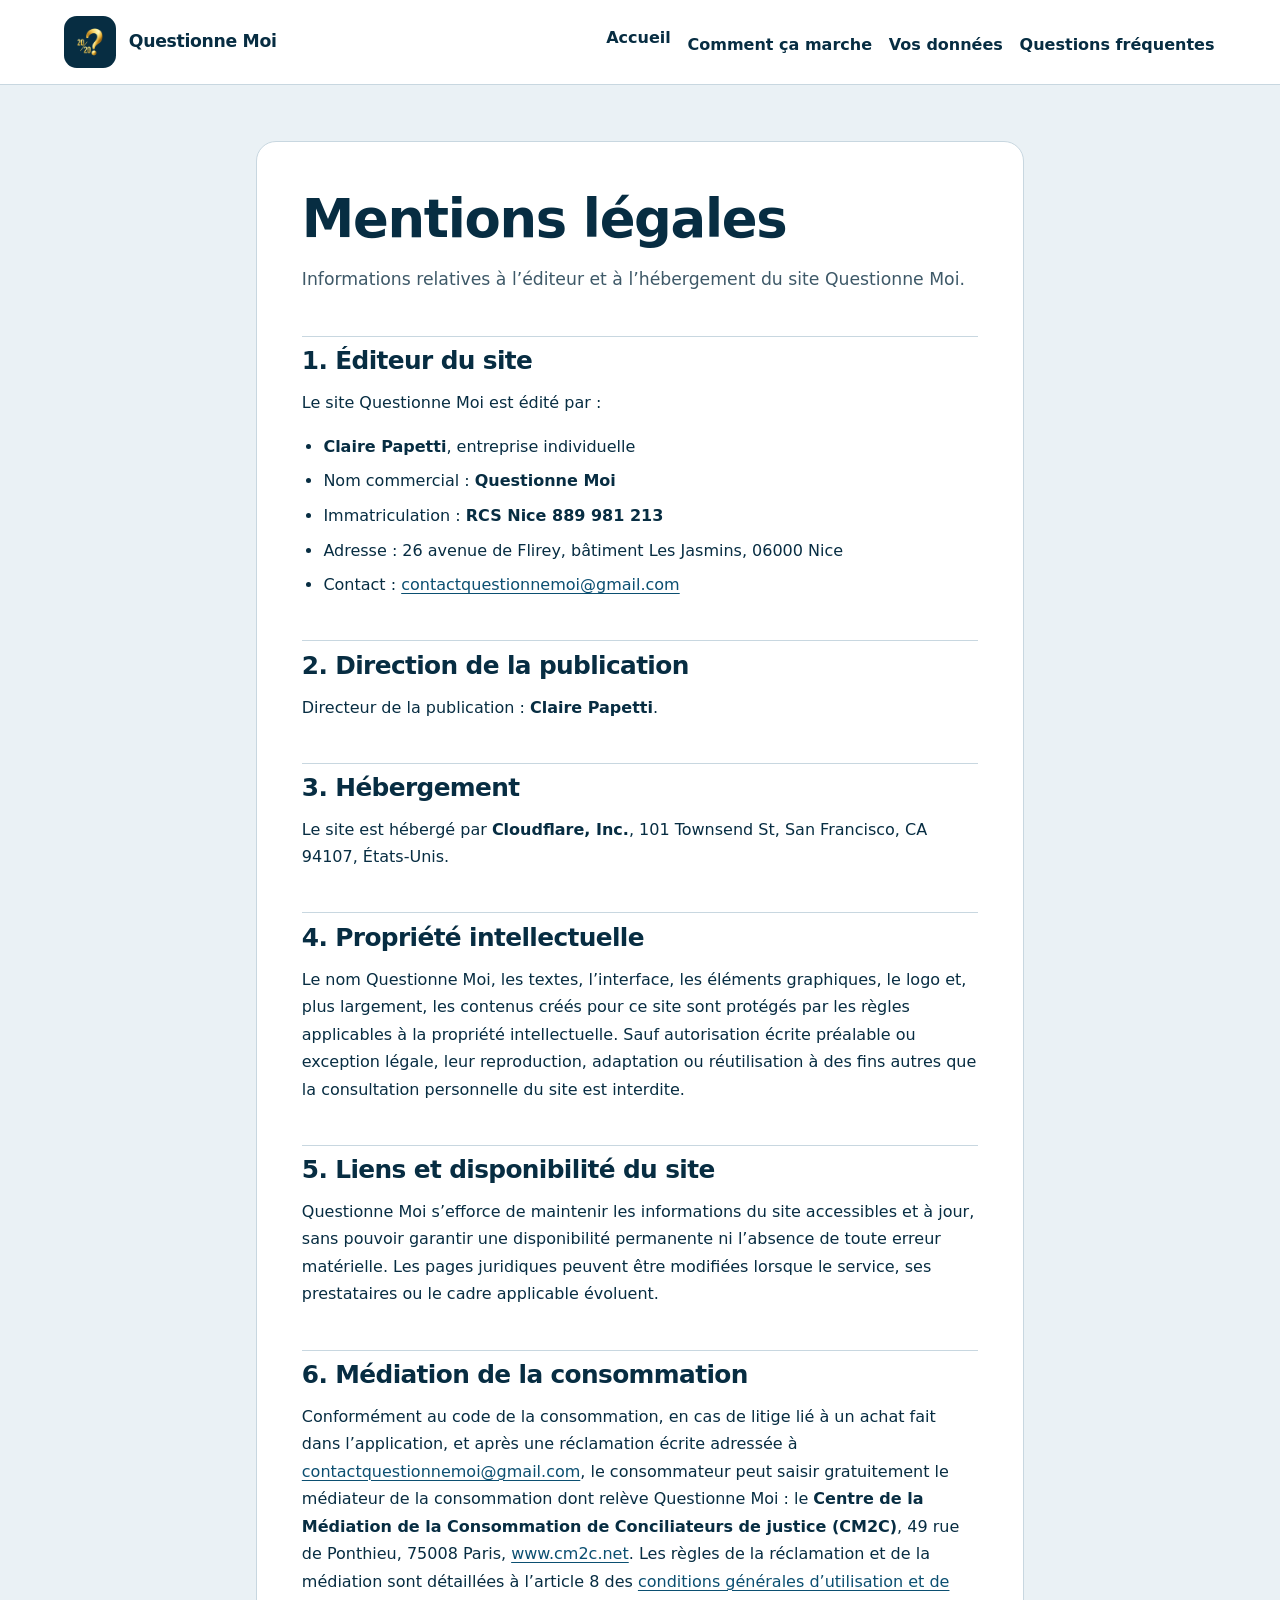
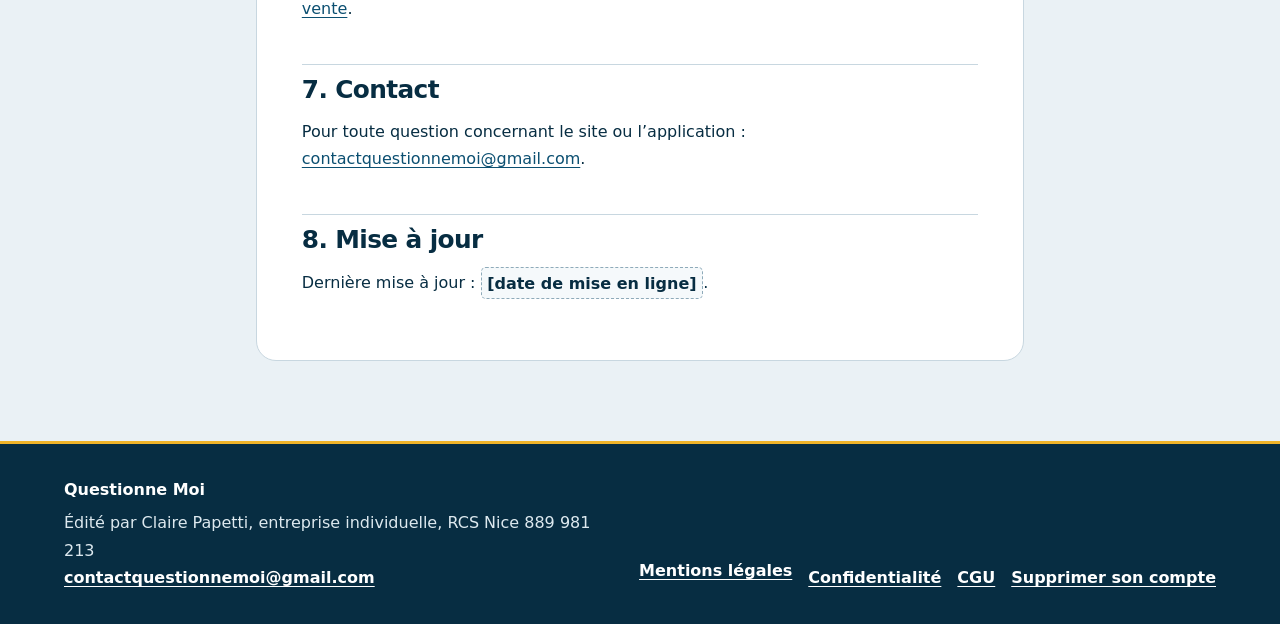
<file: mentions-legales.html>
<!doctype html>
<html lang="fr">
<head>
  <meta charset="utf-8">
  <meta name="viewport" content="width=device-width, initial-scale=1">
  <meta name="theme-color" content="#072D42">
  <meta name="robots" content="index,follow">
  <title>Mentions légales | Questionne Moi</title>
  <meta name="description" content="Éditeur, hébergeur et informations légales du site et de l'application Questionne Moi.">
  <link rel="canonical" href="https://www.questionnemoi.com/mentions-legales.html">
  <link rel="icon" href="assets/logo.png">
  <meta property="og:type" content="website">
  <meta property="og:site_name" content="Questionne Moi">
  <meta property="og:locale" content="fr_FR">
  <meta property="og:title" content="Mentions légales | Questionne Moi">
  <meta property="og:description" content="Éditeur, hébergeur et informations légales du site et de l'application Questionne Moi.">
  <meta property="og:url" content="https://www.questionnemoi.com/mentions-legales.html">
  <meta property="og:image" content="https://www.questionnemoi.com/assets/partage.png">
  <meta property="og:image:width" content="1200">
  <meta property="og:image:height" content="630">
  <meta name="twitter:card" content="summary_large_image">
  <style>

:root {
  --ink: #072D42;
  --blue: #0B4F71;
  --blue-deep: #083D58;
  --gold: #F0B429;
  --paper: #EAF1F5;
  --white: #FFFFFF;
  --muted: #3E5968;
  --line: #C8D7E0;
  --content: 72rem;
  --reading: 48rem;
}

* { box-sizing: border-box; }

html { background: var(--paper); }

body {
  margin: 0;
  color: var(--ink);
  background: var(--paper);
  font-family: system-ui, -apple-system, "Segoe UI", Roboto, Helvetica, Arial, sans-serif;
  font-size: 1rem;
  line-height: 1.72;
}

img, svg { display: block; max-width: 100%; }

a {
  color: var(--blue);
  text-underline-offset: .18em;
  text-decoration-thickness: .08em;
}

a:hover { color: var(--blue-deep); }

a:focus-visible {
  outline: .1875rem solid var(--white);
  outline-offset: .1875rem;
  box-shadow: 0 0 0 .375rem var(--blue);
  border-radius: .35rem;
}

.skip-link {
  position: fixed;
  inset-inline-start: 1rem;
  inset-block-start: 1rem;
  z-index: 100;
  padding: .7rem 1rem;
  border-radius: .6rem;
  color: var(--white);
  background: var(--ink);
  transform: translateY(-180%);
}

.skip-link:focus { transform: translateY(0); }

.container {
  width: min(calc(100% - 2rem), var(--content));
  margin-inline: auto;
}

.site-header {
  background: var(--white);
  border-bottom: .0625rem solid var(--line);
}

.header-inner {
  display: flex;
  flex-direction: column;
  gap: 1rem;
  padding-block: 1rem;
}

.brand {
  display: inline-flex;
  align-items: center;
  gap: .8rem;
  color: var(--ink);
  text-decoration: none;
  font-weight: 800;
  letter-spacing: -.02em;
}

.brand:hover { color: var(--ink); }

.brand img {
  width: 3.25rem;
  height: 3.25rem;
  border-radius: .8rem;
  object-fit: cover;
}

.brand-name { font-size: 1.08rem; }

.site-nav ul {
  display: flex;
  flex-wrap: wrap;
  gap: .35rem .85rem;
  margin: 0;
  padding: 0;
  list-style: none;
}

.site-nav a {
  display: inline-block;
  padding: .4rem .1rem;
  color: var(--ink);
  font-weight: 700;
  text-decoration: none;
  border-bottom: .125rem solid transparent;
}

.site-nav a:hover {
  color: var(--blue);
  border-bottom-color: var(--gold);
}

.legal-shell {
  padding-block: 3.5rem 5rem;
}

.legal-document {
  width: min(100%, var(--reading));
  margin-inline: auto;
  padding: clamp(1.2rem, 4vw, 2.8rem);
  background: var(--white);
  border: .0625rem solid var(--line);
  border-radius: 1.25rem;
}

.legal-kicker {
  margin: 0 0 .7rem;
  color: var(--blue);
  font-size: .82rem;
  font-weight: 800;
  letter-spacing: .08em;
  text-transform: uppercase;
}

h1, h2, h3 {
  color: var(--ink);
  line-height: 1.2;
  letter-spacing: -.025em;
}

h1 {
  margin: 0 0 .9rem;
  font-size: clamp(2.1rem, 6vw, 3.3rem);
}

h2 {
  margin: 2.6rem 0 .8rem;
  padding-top: .6rem;
  border-top: .0625rem solid var(--line);
  font-size: 1.55rem;
}

h3 {
  margin: 1.6rem 0 .55rem;
  font-size: 1.15rem;
}

p, ul { margin-top: 0; }

ul { padding-left: 1.35rem; }

li + li { margin-top: .45rem; }

.lead {
  color: var(--muted);
  font-size: 1.08rem;
}

.placeholder {
  display: inline-block;
  padding: .08rem .35rem;
  border: .0625rem dashed #8EAAB9;
  border-radius: .3rem;
  color: var(--ink);
  background: #F5F9FB;
  font-weight: 750;
}

.note {
  padding: 1rem 1.1rem;
  color: var(--ink);
  background: #F5F9FB;
  border-left: .22rem solid var(--gold);
}

.site-footer {
  color: #EAF1F5;
  background: var(--ink);
  border-top: .1875rem solid var(--gold);
}

.footer-inner {
  display: grid;
  gap: 1.5rem;
  padding-block: 2rem;
}

.footer-brand {
  margin: 0 0 .35rem;
  color: var(--white);
  font-weight: 850;
}

.footer-meta {
  margin: 0;
  color: #DDE9EF;
}

.footer-links {
  display: flex;
  flex-wrap: wrap;
  gap: .5rem 1rem;
  margin: 0;
  padding: 0;
  list-style: none;
}

.site-footer a {
  color: var(--white);
  font-weight: 700;
}

.site-footer a:hover { color: var(--paper); }

@media (min-width: 42rem) {
  .container { width: min(calc(100% - 3rem), var(--content)); }

  .header-inner {
    flex-direction: row;
    align-items: center;
    justify-content: space-between;
  }

  .footer-inner {
    grid-template-columns: minmax(0, 1fr) auto;
    align-items: end;
  }
}

@media print {
  :root {
    --paper: #FFFFFF;
    --white: #FFFFFF;
    --ink: #000000;
    --muted: #222222;
    --line: #B8B8B8;
  }

  body {
    background: #FFFFFF;
    color: #000000;
  }

  .skip-link,
  .site-nav {
    display: none;
  }

  .site-header {
    border-bottom: .0625rem solid #B8B8B8;
  }

  .brand img {
    width: 2.5rem;
    height: 2.5rem;
  }

  .legal-shell { padding-block: 1rem; }

  .legal-document {
    width: 100%;
    border: 0;
    border-radius: 0;
    padding: 0;
  }

  .site-footer {
    margin-top: 2rem;
    color: #000000;
    background: #FFFFFF;
    border-top: .125rem solid #000000;
  }

  .footer-brand,
  .footer-meta,
  .site-footer a {
    color: #000000;
  }

  a { color: #000000; }

  h2 {
    break-after: avoid;
    border-top-color: #666666;
  }

  p, li { orphans: 3; widows: 3; }
}

  </style>
</head>
<body>

<a class="skip-link" href="#contenu">Aller au contenu</a>
<header class="site-header">
  <div class="container header-inner">
    <a class="brand" href="index.html" aria-label="Questionne Moi, accueil">
      <img src="assets/logo.png" alt="Logo Questionne Moi, point d’interrogation doré sur fond bleu encre">
      <span class="brand-name">Questionne Moi</span>
    </a>
    <nav class="site-nav" aria-label="Navigation principale">
      <ul>
        <li><a href="index.html">Accueil</a></li>
        <li><a href="index.html#fonctionnement">Comment ça marche</a></li>
        <li><a href="index.html#donnees">Vos données</a></li>
        <li><a href="index.html#faq">Questions fréquentes</a></li>
      </ul>
    </nav>
  </div>
</header>

<main id="contenu" class="legal-shell">
  <article class="legal-document">
    <h1>Mentions légales</h1>
    <p class="lead">Informations relatives à l’éditeur et à l’hébergement du site Questionne Moi.</p>

    <h2>1. Éditeur du site</h2>
    <p>Le site Questionne Moi est édité par :</p>
    <ul>
      <li><strong>Claire Papetti</strong>, entreprise individuelle</li>
      <li>Nom commercial : <strong>Questionne Moi</strong></li>
      <li>Immatriculation : <strong>RCS Nice 889 981 213</strong></li>
      <li>Adresse : 26 avenue de Flirey, bâtiment Les Jasmins, 06000 Nice</li>
      <li>Contact : <a href="mailto:contactquestionnemoi@gmail.com">contactquestionnemoi@gmail.com</a></li>
    </ul>

    <h2>2. Direction de la publication</h2>
    <p>Directeur de la publication : <strong>Claire Papetti</strong>.</p>

    <h2>3. Hébergement</h2>
    <p>Le site est hébergé par <strong>Cloudflare, Inc.</strong>, 101 Townsend St, San Francisco, CA 94107, États-Unis.</p>

    <h2>4. Propriété intellectuelle</h2>
    <p>Le nom Questionne Moi, les textes, l’interface, les éléments graphiques, le logo et, plus largement, les contenus créés pour ce site sont protégés par les règles applicables à la propriété intellectuelle. Sauf autorisation écrite préalable ou exception légale, leur reproduction, adaptation ou réutilisation à des fins autres que la consultation personnelle du site est interdite.</p>

    <h2>5. Liens et disponibilité du site</h2>
    <p>Questionne Moi s’efforce de maintenir les informations du site accessibles et à jour, sans pouvoir garantir une disponibilité permanente ni l’absence de toute erreur matérielle. Les pages juridiques peuvent être modifiées lorsque le service, ses prestataires ou le cadre applicable évoluent.</p>

    <h2>6. Médiation de la consommation</h2>
    <p>Conformément au code de la consommation, en cas de litige lié à un achat fait dans l’application, et après une réclamation écrite adressée à <a href="mailto:contactquestionnemoi@gmail.com">contactquestionnemoi@gmail.com</a>, le consommateur peut saisir gratuitement le médiateur de la consommation dont relève Questionne Moi : le <strong>Centre de la Médiation de la Consommation de Conciliateurs de justice (CM2C)</strong>, 49 rue de Ponthieu, 75008 Paris, <a href="https://www.cm2c.net">www.cm2c.net</a>. Les règles de la réclamation et de la médiation sont détaillées à l’article 8 des <a href="cgu.html#mediation">conditions générales d’utilisation et de vente</a>.</p>

    <h2>7. Contact</h2>
    <p>Pour toute question concernant le site ou l’application : <a href="mailto:contactquestionnemoi@gmail.com">contactquestionnemoi@gmail.com</a>.</p>

    <h2>8. Mise à jour</h2>
    <p>Dernière mise à jour : <span class="placeholder">[date de mise en ligne]</span>.</p>
  </article>
</main>

<footer class="site-footer">
  <div class="container footer-inner">
    <div>
      <p class="footer-brand">Questionne Moi</p>
      <p class="footer-meta">Édité par Claire Papetti, entreprise individuelle, RCS Nice 889 981 213</p>
      <p class="footer-meta"><a href="mailto:contactquestionnemoi@gmail.com">contactquestionnemoi@gmail.com</a></p>
    </div>
    <nav aria-label="Liens juridiques">
      <ul class="footer-links">
        <li><a href="mentions-legales.html">Mentions légales</a></li>
        <li><a href="confidentialite.html">Confidentialité</a></li>
        <li><a href="cgu.html">CGU</a></li>
        <li><a href="suppression-compte.html">Supprimer son compte</a></li>
      </ul>
    </nav>
  </div>
</footer>

</body>
</html>
</file>
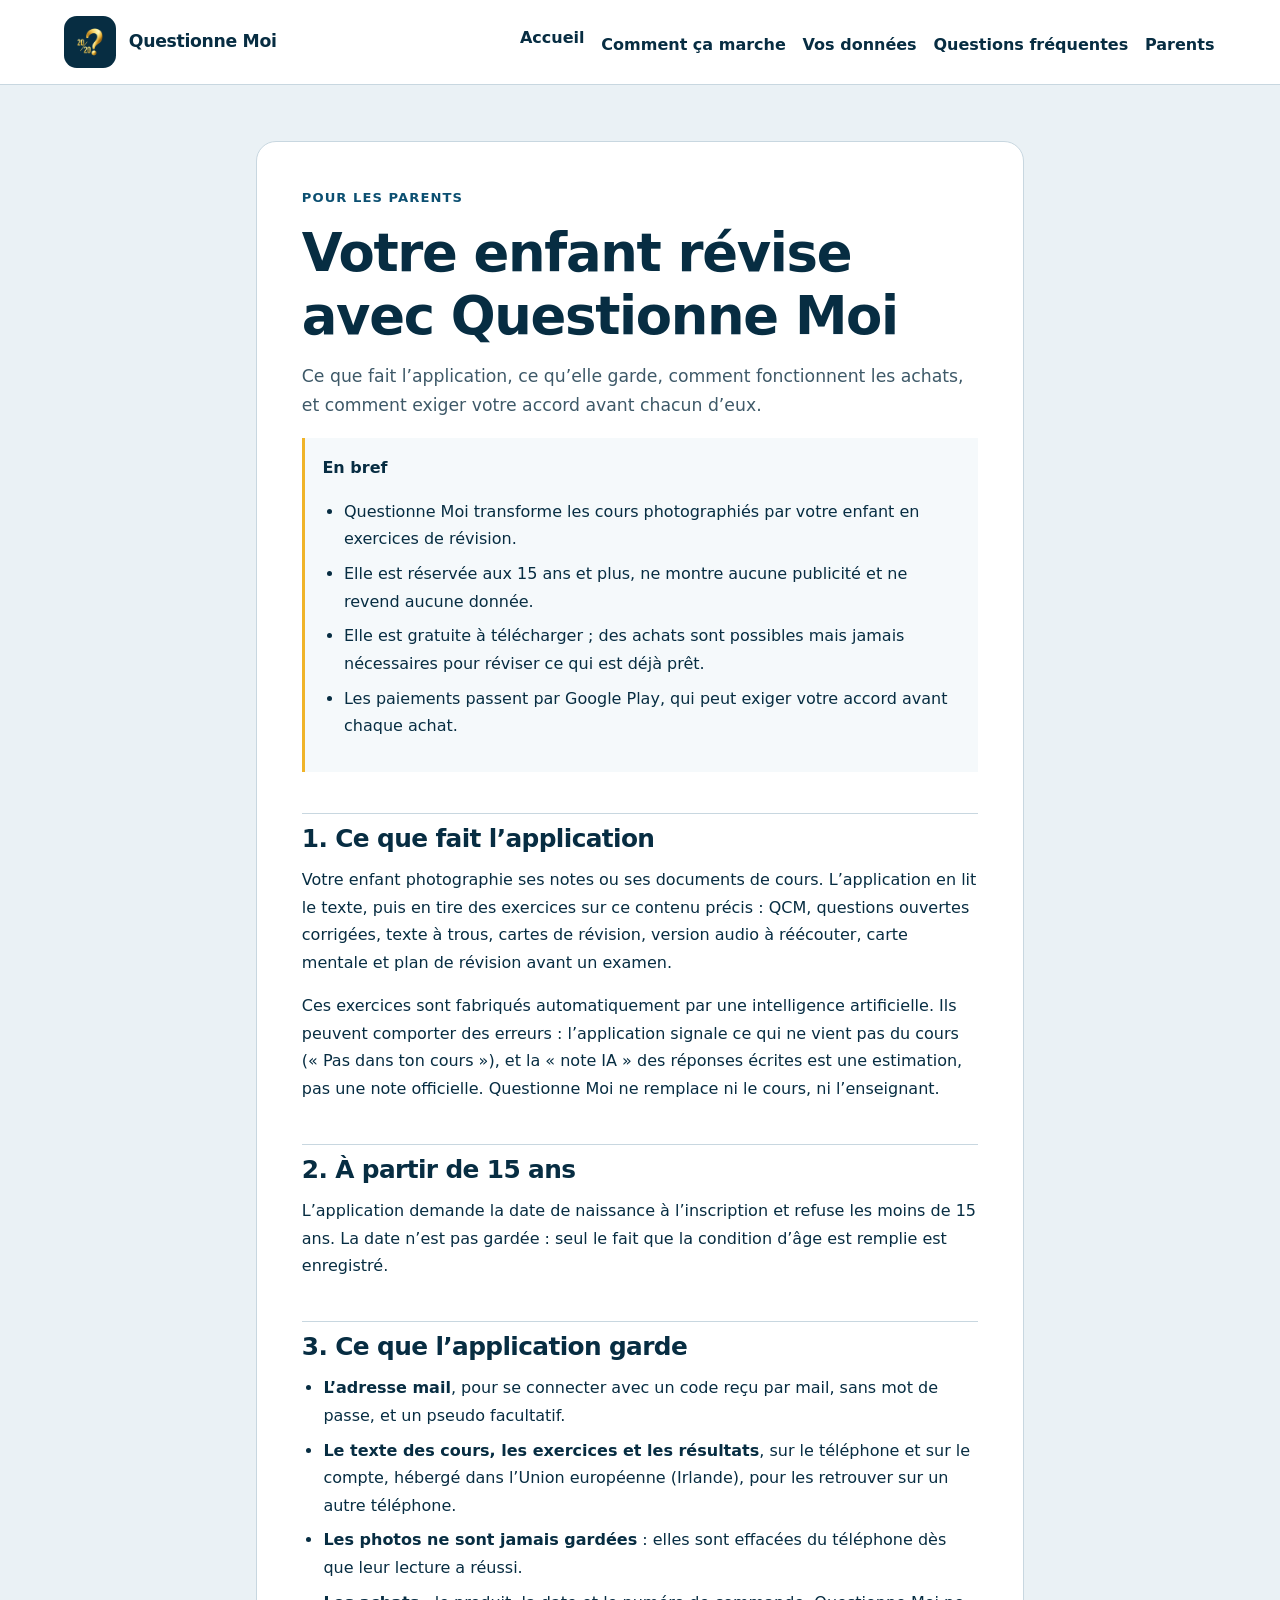
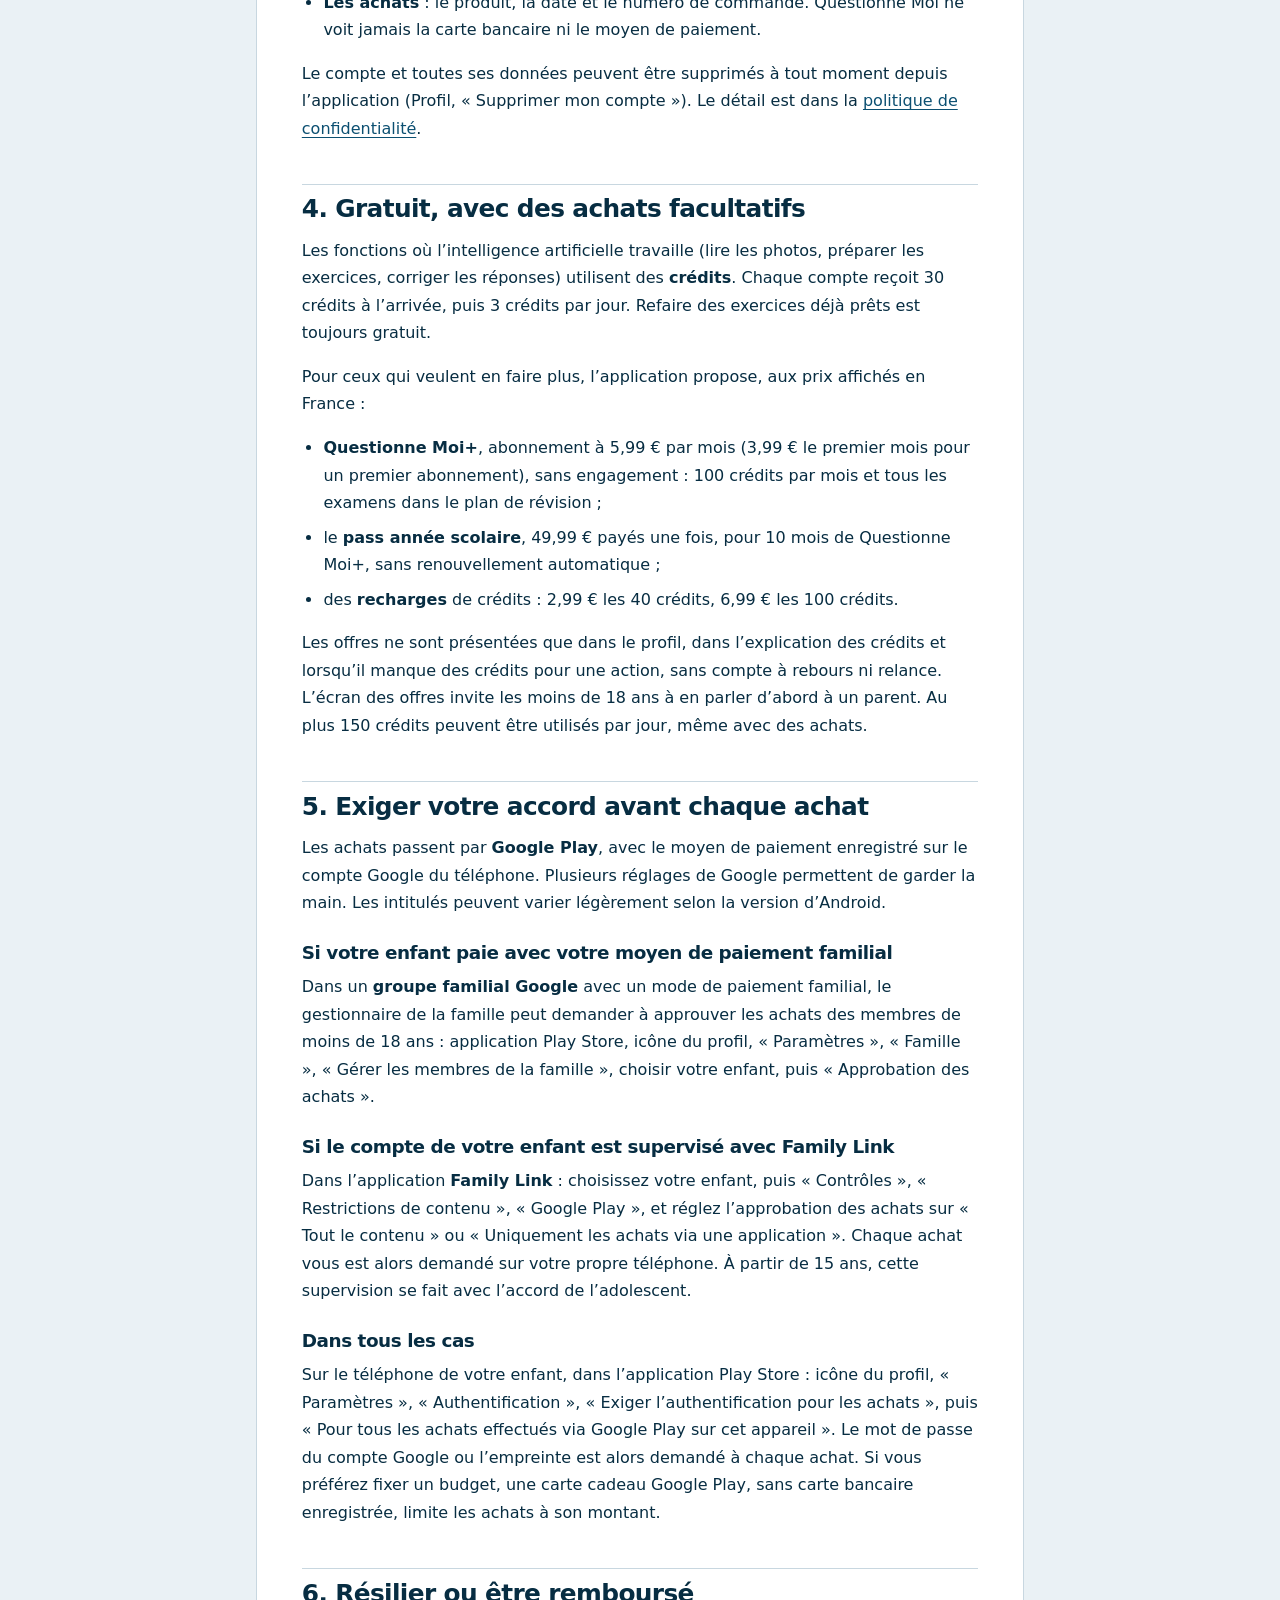
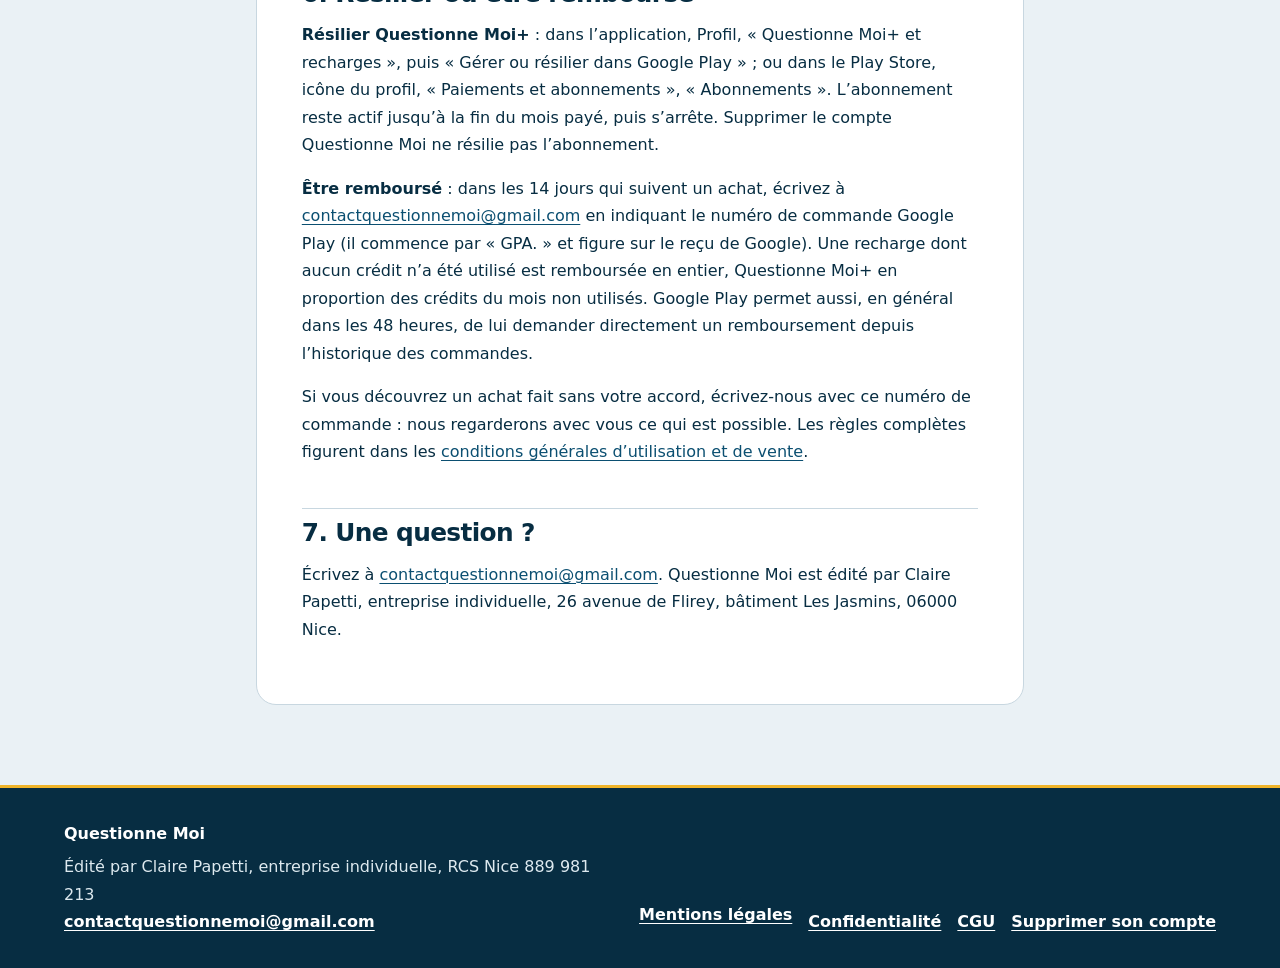
<file: parents.html>
<!doctype html>
<html lang="fr">
  <head>
    <meta charset="utf-8">
    <meta name="viewport" content="width=device-width, initial-scale=1">
    <meta name="theme-color" content="#072D42">
    <meta name="robots" content="index,follow">
    <title>Pour les parents | Questionne Moi</title>
    <meta name="description" content="Ce que fait Questionne Moi, ce que l'application garde, comment fonctionnent les achats et comment exiger votre accord avant chacun d'eux.">
    <link rel="canonical" href="https://www.questionnemoi.com/parents.html">
    <link rel="icon" href="assets/logo.png">
    <meta property="og:type" content="website">
    <meta property="og:site_name" content="Questionne Moi">
    <meta property="og:locale" content="fr_FR">
    <meta property="og:title" content="Pour les parents | Questionne Moi">
    <meta property="og:description" content="Ce que fait Questionne Moi, ce que l'application garde, comment fonctionnent les achats et comment exiger votre accord avant chacun d'eux.">
    <meta property="og:url" content="https://www.questionnemoi.com/parents.html">
    <meta property="og:image" content="https://www.questionnemoi.com/assets/partage.png">
    <meta property="og:image:width" content="1200">
    <meta property="og:image:height" content="630">
    <meta name="twitter:card" content="summary_large_image">
    <style>

:root {
  --ink: #072D42;
  --blue: #0B4F71;
  --blue-deep: #083D58;
  --gold: #F0B429;
  --paper: #EAF1F5;
  --white: #FFFFFF;
  --muted: #3E5968;
  --line: #C8D7E0;
  --content: 72rem;
  --reading: 48rem;
}

* { box-sizing: border-box; }

html { background: var(--paper); }

body {
  margin: 0;
  color: var(--ink);
  background: var(--paper);
  font-family: system-ui, -apple-system, "Segoe UI", Roboto, Helvetica, Arial, sans-serif;
  font-size: 1rem;
  line-height: 1.72;
}

img, svg { display: block; max-width: 100%; }

a {
  color: var(--blue);
  text-underline-offset: .18em;
  text-decoration-thickness: .08em;
}

a:hover { color: var(--blue-deep); }

a:focus-visible {
  outline: .1875rem solid var(--white);
  outline-offset: .1875rem;
  box-shadow: 0 0 0 .375rem var(--blue);
  border-radius: .35rem;
}

.skip-link {
  position: fixed;
  inset-inline-start: 1rem;
  inset-block-start: 1rem;
  z-index: 100;
  padding: .7rem 1rem;
  border-radius: .6rem;
  color: var(--white);
  background: var(--ink);
  transform: translateY(-180%);
}

.skip-link:focus { transform: translateY(0); }

.container {
  width: min(calc(100% - 2rem), var(--content));
  margin-inline: auto;
}

.site-header {
  background: var(--white);
  border-bottom: .0625rem solid var(--line);
}

.header-inner {
  display: flex;
  flex-direction: column;
  gap: 1rem;
  padding-block: 1rem;
}

.brand {
  display: inline-flex;
  align-items: center;
  gap: .8rem;
  color: var(--ink);
  text-decoration: none;
  font-weight: 800;
  letter-spacing: -.02em;
}

.brand:hover { color: var(--ink); }

.brand img {
  width: 3.25rem;
  height: 3.25rem;
  border-radius: .8rem;
  object-fit: cover;
}

.brand-name { font-size: 1.08rem; }

.site-nav ul {
  display: flex;
  flex-wrap: wrap;
  gap: .35rem .85rem;
  margin: 0;
  padding: 0;
  list-style: none;
}

.site-nav a {
  display: inline-block;
  padding: .4rem .1rem;
  color: var(--ink);
  font-weight: 700;
  text-decoration: none;
  border-bottom: .125rem solid transparent;
}

.site-nav a:hover {
  color: var(--blue);
  border-bottom-color: var(--gold);
}

.legal-shell {
  padding-block: 3.5rem 5rem;
}

.legal-document {
  width: min(100%, var(--reading));
  margin-inline: auto;
  padding: clamp(1.2rem, 4vw, 2.8rem);
  background: var(--white);
  border: .0625rem solid var(--line);
  border-radius: 1.25rem;
}

.legal-kicker {
  margin: 0 0 .7rem;
  color: var(--blue);
  font-size: .82rem;
  font-weight: 800;
  letter-spacing: .08em;
  text-transform: uppercase;
}

h1, h2, h3 {
  color: var(--ink);
  line-height: 1.2;
  letter-spacing: -.025em;
}

h1 {
  margin: 0 0 .9rem;
  font-size: clamp(2.1rem, 6vw, 3.3rem);
}

h2 {
  margin: 2.6rem 0 .8rem;
  padding-top: .6rem;
  border-top: .0625rem solid var(--line);
  font-size: 1.55rem;
}

h3 {
  margin: 1.6rem 0 .55rem;
  font-size: 1.15rem;
}

p, ul { margin-top: 0; }

ul { padding-left: 1.35rem; }

li + li { margin-top: .45rem; }

.lead {
  color: var(--muted);
  font-size: 1.08rem;
}

.placeholder {
  display: inline-block;
  padding: .08rem .35rem;
  border: .0625rem dashed #8EAAB9;
  border-radius: .3rem;
  color: var(--ink);
  background: #F5F9FB;
  font-weight: 750;
}

.note {
  padding: 1rem 1.1rem;
  color: var(--ink);
  background: #F5F9FB;
  border-left: .22rem solid var(--gold);
}

.site-footer {
  color: #EAF1F5;
  background: var(--ink);
  border-top: .1875rem solid var(--gold);
}

.footer-inner {
  display: grid;
  gap: 1.5rem;
  padding-block: 2rem;
}

.footer-brand {
  margin: 0 0 .35rem;
  color: var(--white);
  font-weight: 850;
}

.footer-meta {
  margin: 0;
  color: #DDE9EF;
}

.footer-links {
  display: flex;
  flex-wrap: wrap;
  gap: .5rem 1rem;
  margin: 0;
  padding: 0;
  list-style: none;
}

.site-footer a {
  color: var(--white);
  font-weight: 700;
}

.site-footer a:hover { color: var(--paper); }

@media (min-width: 42rem) {
  .container { width: min(calc(100% - 3rem), var(--content)); }

  .header-inner {
    flex-direction: row;
    align-items: center;
    justify-content: space-between;
  }

  .footer-inner {
    grid-template-columns: minmax(0, 1fr) auto;
    align-items: end;
  }
}

@media print {
  :root {
    --paper: #FFFFFF;
    --white: #FFFFFF;
    --ink: #000000;
    --muted: #222222;
    --line: #B8B8B8;
  }

  body {
    background: #FFFFFF;
    color: #000000;
  }

  .skip-link,
  .site-nav {
    display: none;
  }

  .site-header {
    border-bottom: .0625rem solid #B8B8B8;
  }

  .brand img {
    width: 2.5rem;
    height: 2.5rem;
  }

  .legal-shell { padding-block: 1rem; }

  .legal-document {
    width: 100%;
    border: 0;
    border-radius: 0;
    padding: 0;
  }

  .site-footer {
    margin-top: 2rem;
    color: #000000;
    background: #FFFFFF;
    border-top: .125rem solid #000000;
  }

  .footer-brand,
  .footer-meta,
  .site-footer a {
    color: #000000;
  }

  a { color: #000000; }

  h2 {
    break-after: avoid;
    border-top-color: #666666;
  }

  p, li { orphans: 3; widows: 3; }
}

  </style>
  </head>
  <body>
    <a class="skip-link" href="#contenu">Aller au contenu</a>
    <header class="site-header">
      <div class="container header-inner">
        <a class="brand" href="index.html" aria-label="Questionne Moi, accueil">
          <img src="assets/logo.png" alt="Logo Questionne Moi, point d’interrogation doré sur fond bleu encre">
          <span class="brand-name">Questionne Moi</span>
        </a>
        <nav class="site-nav" aria-label="Navigation principale">
          <ul>
            <li>
              <a href="index.html">Accueil</a>
            </li>
            <li>
              <a href="index.html#fonctionnement">Comment ça marche</a>
            </li>
            <li>
              <a href="index.html#donnees">Vos données</a>
            </li>
            <li>
              <a href="index.html#faq">Questions fréquentes</a>
            </li>
            <li>
              <a href="parents.html" aria-current="page">Parents</a>
            </li>
          </ul>
        </nav>
      </div>
    </header>
    <main id="contenu" class="legal-shell">
      <article class="legal-document">
        <p class="legal-kicker">Pour les parents</p>
        <h1>Votre enfant révise avec Questionne Moi</h1>
        <p class="lead">Ce que fait l’application, ce qu’elle garde, comment fonctionnent les achats, et comment exiger votre accord avant chacun d’eux.</p>
        <div class="note">
          <p><strong>En bref</strong></p>
          <ul>
            <li>Questionne Moi transforme les cours photographiés par votre enfant en exercices de révision.</li>
            <li>Elle est réservée aux 15 ans et plus, ne montre aucune publicité et ne revend aucune donnée.</li>
            <li>Elle est gratuite à télécharger ; des achats sont possibles mais jamais nécessaires pour réviser ce qui est déjà prêt.</li>
            <li>Les paiements passent par Google Play, qui peut exiger votre accord avant chaque achat.</li>
          </ul>
        </div>

        <h2>1. Ce que fait l’application</h2>
        <p>Votre enfant photographie ses notes ou ses documents de cours. L’application en lit le texte, puis en tire des exercices sur ce contenu précis : QCM, questions ouvertes corrigées, texte à trous, cartes de révision, version audio à réécouter, carte mentale et plan de révision avant un examen.</p>
        <p>Ces exercices sont fabriqués automatiquement par une intelligence artificielle. Ils peuvent comporter des erreurs : l’application signale ce qui ne vient pas du cours (« Pas dans ton cours »), et la « note IA » des réponses écrites est une estimation, pas une note officielle. Questionne Moi ne remplace ni le cours, ni l’enseignant.</p>

        <h2>2. À partir de 15 ans</h2>
        <p>L’application demande la date de naissance à l’inscription et refuse les moins de 15 ans. La date n’est pas gardée : seul le fait que la condition d’âge est remplie est enregistré.</p>

        <h2>3. Ce que l’application garde</h2>
        <ul>
          <li><strong>L’adresse mail</strong>, pour se connecter avec un code reçu par mail, sans mot de passe, et un pseudo facultatif.</li>
          <li><strong>Le texte des cours, les exercices et les résultats</strong>, sur le téléphone et sur le compte, hébergé dans l’Union européenne (Irlande), pour les retrouver sur un autre téléphone.</li>
          <li><strong>Les photos ne sont jamais gardées</strong> : elles sont effacées du téléphone dès que leur lecture a réussi.</li>
          <li><strong>Les achats</strong> : le produit, la date et le numéro de commande. Questionne Moi ne voit jamais la carte bancaire ni le moyen de paiement.</li>
        </ul>
        <p>Le compte et toutes ses données peuvent être supprimés à tout moment depuis l’application (Profil, « Supprimer mon compte »). Le détail est dans la <a href="confidentialite.html">politique de confidentialité</a>.</p>

        <h2>4. Gratuit, avec des achats facultatifs</h2>
        <p>Les fonctions où l’intelligence artificielle travaille (lire les photos, préparer les exercices, corriger les réponses) utilisent des <strong>crédits</strong>. Chaque compte reçoit 30 crédits à l’arrivée, puis 3 crédits par jour. Refaire des exercices déjà prêts est toujours gratuit.</p>
        <p>Pour ceux qui veulent en faire plus, l’application propose, aux prix affichés en France :</p>
        <ul>
          <li><strong>Questionne Moi+</strong>, abonnement à 5,99 € par mois (3,99 € le premier mois pour un premier abonnement), sans engagement : 100 crédits par mois et tous les examens dans le plan de révision ;</li>
          <li>le <strong>pass année scolaire</strong>, 49,99 € payés une fois, pour 10 mois de Questionne Moi+, sans renouvellement automatique ;</li>
          <li>des <strong>recharges</strong> de crédits : 2,99 € les 40 crédits, 6,99 € les 100 crédits.</li>
        </ul>
        <p>Les offres ne sont présentées que dans le profil, dans l’explication des crédits et lorsqu’il manque des crédits pour une action, sans compte à rebours ni relance. L’écran des offres invite les moins de 18 ans à en parler d’abord à un parent. Au plus 150 crédits peuvent être utilisés par jour, même avec des achats.</p>

        <h2 id="accord">5. Exiger votre accord avant chaque achat</h2>
        <p>Les achats passent par <strong>Google Play</strong>, avec le moyen de paiement enregistré sur le compte Google du téléphone. Plusieurs réglages de Google permettent de garder la main. Les intitulés peuvent varier légèrement selon la version d’Android.</p>
        <h3>Si votre enfant paie avec votre moyen de paiement familial</h3>
        <p>Dans un <strong>groupe familial Google</strong> avec un mode de paiement familial, le gestionnaire de la famille peut demander à approuver les achats des membres de moins de 18 ans : application Play Store, icône du profil, « Paramètres », « Famille », « Gérer les membres de la famille », choisir votre enfant, puis « Approbation des achats ».</p>
        <h3>Si le compte de votre enfant est supervisé avec Family Link</h3>
        <p>Dans l’application <strong>Family Link</strong> : choisissez votre enfant, puis « Contrôles », « Restrictions de contenu », « Google Play », et réglez l’approbation des achats sur « Tout le contenu » ou « Uniquement les achats via une application ». Chaque achat vous est alors demandé sur votre propre téléphone. À partir de 15 ans, cette supervision se fait avec l’accord de l’adolescent.</p>
        <h3>Dans tous les cas</h3>
        <p>Sur le téléphone de votre enfant, dans l’application Play Store : icône du profil, « Paramètres », « Authentification », « Exiger l’authentification pour les achats », puis « Pour tous les achats effectués via Google Play sur cet appareil ». Le mot de passe du compte Google ou l’empreinte est alors demandé à chaque achat. Si vous préférez fixer un budget, une carte cadeau Google Play, sans carte bancaire enregistrée, limite les achats à son montant.</p>

        <h2>6. Résilier ou être remboursé</h2>
        <p><strong>Résilier Questionne Moi+</strong> : dans l’application, Profil, « Questionne Moi+ et recharges », puis « Gérer ou résilier dans Google Play » ; ou dans le Play Store, icône du profil, « Paiements et abonnements », « Abonnements ». L’abonnement reste actif jusqu’à la fin du mois payé, puis s’arrête. Supprimer le compte Questionne Moi ne résilie pas l’abonnement.</p>
        <p><strong>Être remboursé</strong> : dans les 14 jours qui suivent un achat, écrivez à <a href="mailto:contactquestionnemoi@gmail.com">contactquestionnemoi@gmail.com</a> en indiquant le numéro de commande Google Play (il commence par « GPA. » et figure sur le reçu de Google). Une recharge dont aucun crédit n’a été utilisé est remboursée en entier, Questionne Moi+ en proportion des crédits du mois non utilisés. Google Play permet aussi, en général dans les 48 heures, de lui demander directement un remboursement depuis l’historique des commandes.</p>
        <p>Si vous découvrez un achat fait sans votre accord, écrivez-nous avec ce numéro de commande : nous regarderons avec vous ce qui est possible. Les règles complètes figurent dans les <a href="cgu.html#retractation">conditions générales d’utilisation et de vente</a>.</p>

        <h2>7. Une question ?</h2>
        <p>Écrivez à <a href="mailto:contactquestionnemoi@gmail.com">contactquestionnemoi@gmail.com</a>. Questionne Moi est édité par Claire Papetti, entreprise individuelle, 26 avenue de Flirey, bâtiment Les Jasmins, 06000 Nice.</p>
      </article>
    </main>
      <footer class="site-footer">
        <div class="container footer-inner">
          <div>
            <p class="footer-brand">Questionne Moi</p>
            <p class="footer-meta">Édité par Claire Papetti, entreprise individuelle, RCS Nice 889 981 213</p>
            <p class="footer-meta">
              <a href="mailto:contactquestionnemoi@gmail.com">contactquestionnemoi@gmail.com</a>
            </p>
          </div>
          <nav aria-label="Liens juridiques">
            <ul class="footer-links">
              <li>
                <a href="mentions-legales.html">Mentions légales</a>
              </li>
              <li>
                <a href="confidentialite.html">Confidentialité</a>
              </li>
              <li>
                <a href="cgu.html">CGU</a>
              </li>
              <li>
                <a href="suppression-compte.html">Supprimer son compte</a>
              </li>
            </ul>
          </nav>
        </div>
      </footer>
    </body>
  </html>
</file>
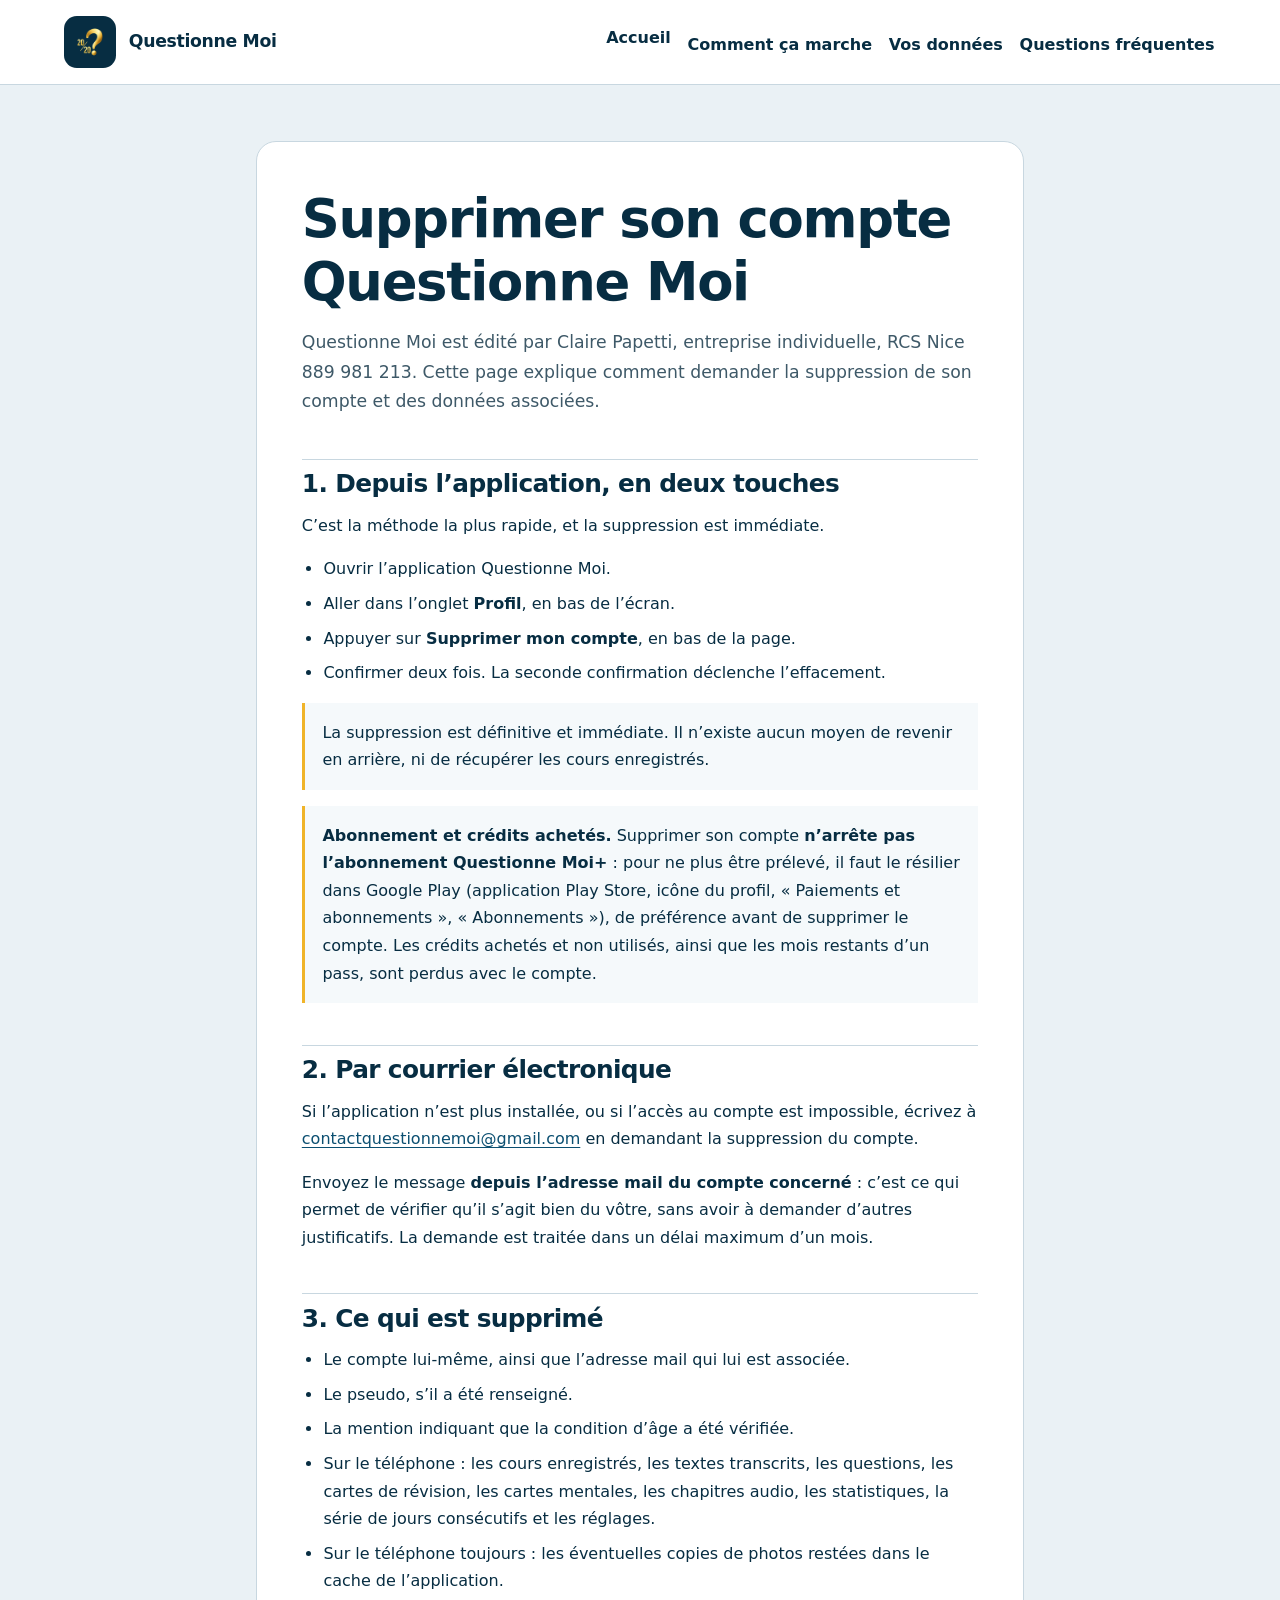
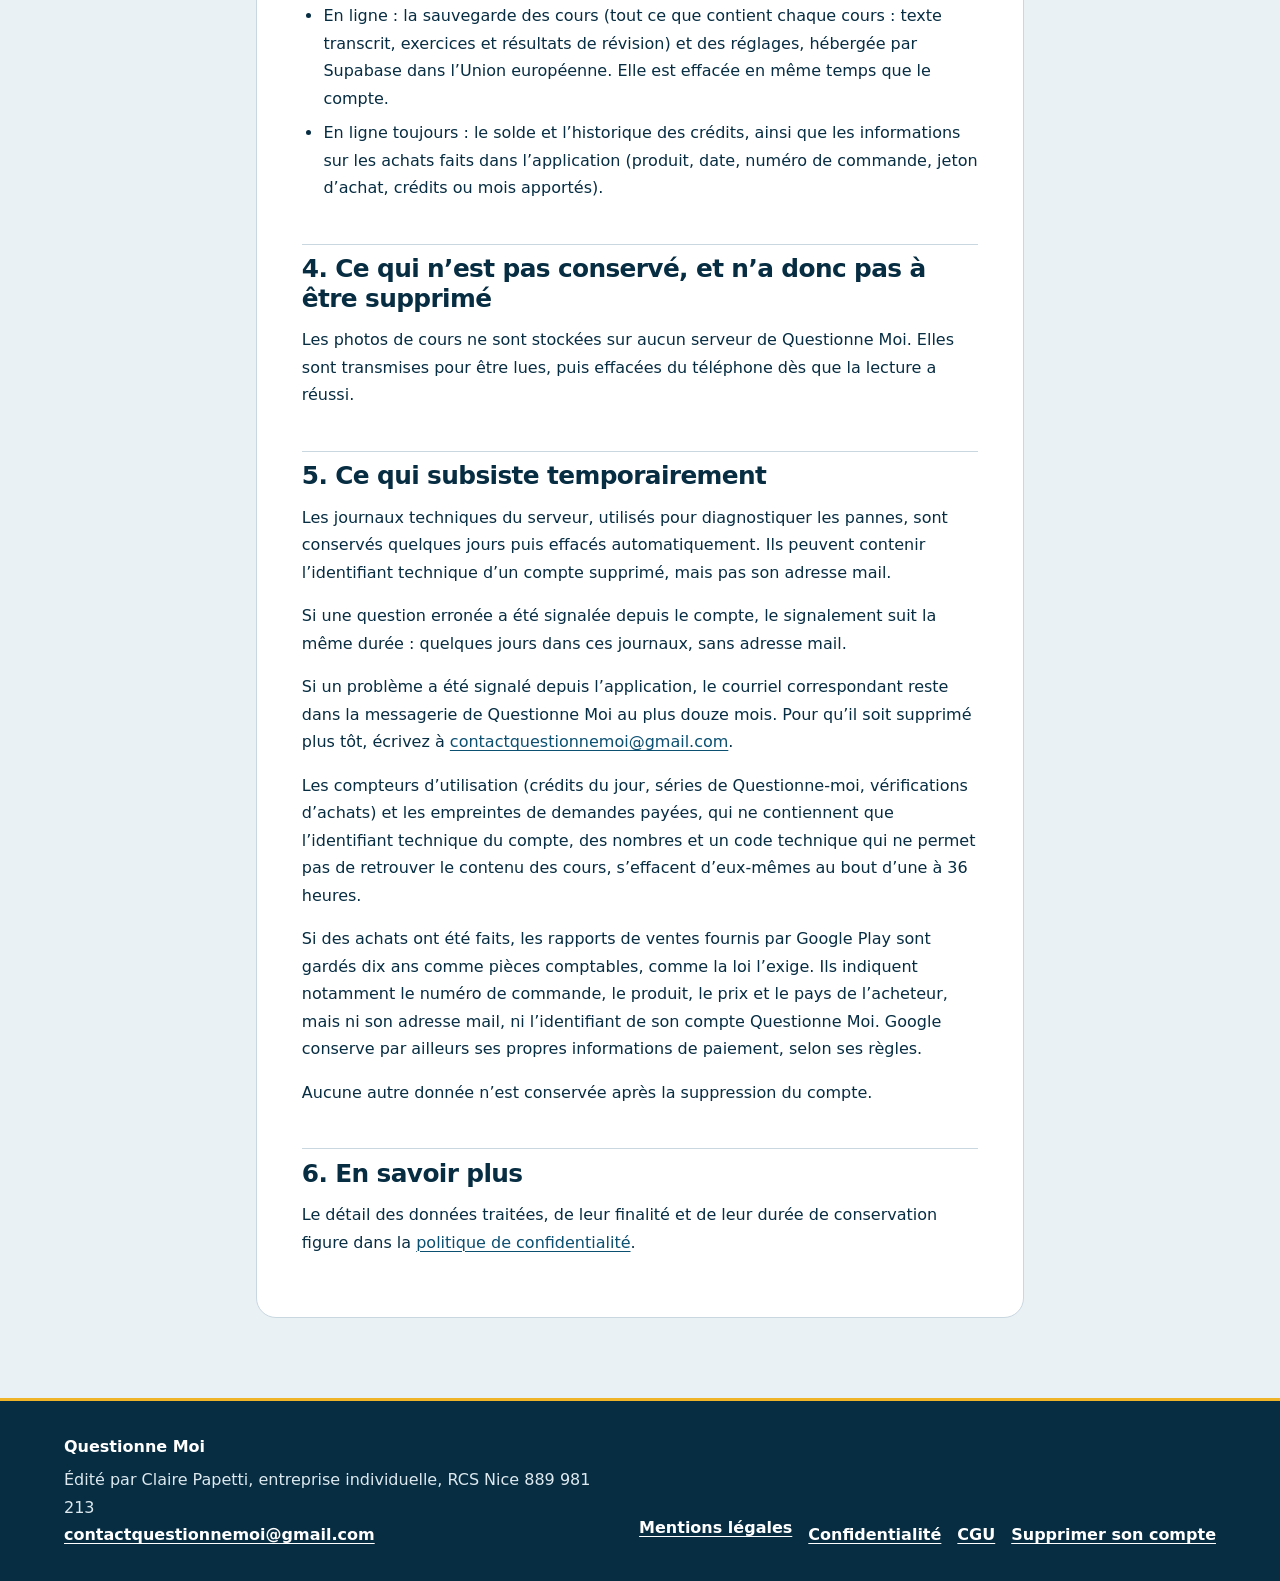
<file: suppression-compte.html>
<!doctype html>
<html lang="fr">
  <head>
    <meta charset="utf-8">
    <meta name="viewport" content="width=device-width, initial-scale=1">
    <meta name="theme-color" content="#072D42">
    <meta name="robots" content="index,follow">
    <title>Supprimer son compte | Questionne Moi</title>
    <meta name="description" content="Comment supprimer son compte Questionne Moi et les données associées, depuis l'application ou par mail.">
    <link rel="canonical" href="https://www.questionnemoi.com/suppression-compte.html">
    <link rel="icon" href="assets/logo.png">
    <meta property="og:type" content="website">
    <meta property="og:site_name" content="Questionne Moi">
    <meta property="og:locale" content="fr_FR">
    <meta property="og:title" content="Supprimer son compte | Questionne Moi">
    <meta property="og:description" content="Comment supprimer son compte Questionne Moi et les données associées, depuis l'application ou par mail.">
    <meta property="og:url" content="https://www.questionnemoi.com/suppression-compte.html">
    <meta property="og:image" content="https://www.questionnemoi.com/assets/partage.png">
    <meta property="og:image:width" content="1200">
    <meta property="og:image:height" content="630">
    <meta name="twitter:card" content="summary_large_image">
    <style>

:root {
  --ink: #072D42;
  --blue: #0B4F71;
  --blue-deep: #083D58;
  --gold: #F0B429;
  --paper: #EAF1F5;
  --white: #FFFFFF;
  --muted: #3E5968;
  --line: #C8D7E0;
  --content: 72rem;
  --reading: 48rem;
}

* { box-sizing: border-box; }

html { background: var(--paper); }

body {
  margin: 0;
  color: var(--ink);
  background: var(--paper);
  font-family: system-ui, -apple-system, "Segoe UI", Roboto, Helvetica, Arial, sans-serif;
  font-size: 1rem;
  line-height: 1.72;
}

img, svg { display: block; max-width: 100%; }

a {
  color: var(--blue);
  text-underline-offset: .18em;
  text-decoration-thickness: .08em;
}

a:hover { color: var(--blue-deep); }

a:focus-visible {
  outline: .1875rem solid var(--white);
  outline-offset: .1875rem;
  box-shadow: 0 0 0 .375rem var(--blue);
  border-radius: .35rem;
}

.skip-link {
  position: fixed;
  inset-inline-start: 1rem;
  inset-block-start: 1rem;
  z-index: 100;
  padding: .7rem 1rem;
  border-radius: .6rem;
  color: var(--white);
  background: var(--ink);
  transform: translateY(-180%);
}

.skip-link:focus { transform: translateY(0); }

.container {
  width: min(calc(100% - 2rem), var(--content));
  margin-inline: auto;
}

.site-header {
  background: var(--white);
  border-bottom: .0625rem solid var(--line);
}

.header-inner {
  display: flex;
  flex-direction: column;
  gap: 1rem;
  padding-block: 1rem;
}

.brand {
  display: inline-flex;
  align-items: center;
  gap: .8rem;
  color: var(--ink);
  text-decoration: none;
  font-weight: 800;
  letter-spacing: -.02em;
}

.brand:hover { color: var(--ink); }

.brand img {
  width: 3.25rem;
  height: 3.25rem;
  border-radius: .8rem;
  object-fit: cover;
}

.brand-name { font-size: 1.08rem; }

.site-nav ul {
  display: flex;
  flex-wrap: wrap;
  gap: .35rem .85rem;
  margin: 0;
  padding: 0;
  list-style: none;
}

.site-nav a {
  display: inline-block;
  padding: .4rem .1rem;
  color: var(--ink);
  font-weight: 700;
  text-decoration: none;
  border-bottom: .125rem solid transparent;
}

.site-nav a:hover {
  color: var(--blue);
  border-bottom-color: var(--gold);
}

.legal-shell {
  padding-block: 3.5rem 5rem;
}

.legal-document {
  width: min(100%, var(--reading));
  margin-inline: auto;
  padding: clamp(1.2rem, 4vw, 2.8rem);
  background: var(--white);
  border: .0625rem solid var(--line);
  border-radius: 1.25rem;
}

.legal-kicker {
  margin: 0 0 .7rem;
  color: var(--blue);
  font-size: .82rem;
  font-weight: 800;
  letter-spacing: .08em;
  text-transform: uppercase;
}

h1, h2, h3 {
  color: var(--ink);
  line-height: 1.2;
  letter-spacing: -.025em;
}

h1 {
  margin: 0 0 .9rem;
  font-size: clamp(2.1rem, 6vw, 3.3rem);
}

h2 {
  margin: 2.6rem 0 .8rem;
  padding-top: .6rem;
  border-top: .0625rem solid var(--line);
  font-size: 1.55rem;
}

h3 {
  margin: 1.6rem 0 .55rem;
  font-size: 1.15rem;
}

p, ul { margin-top: 0; }

ul { padding-left: 1.35rem; }

li + li { margin-top: .45rem; }

.lead {
  color: var(--muted);
  font-size: 1.08rem;
}

.placeholder {
  display: inline-block;
  padding: .08rem .35rem;
  border: .0625rem dashed #8EAAB9;
  border-radius: .3rem;
  color: var(--ink);
  background: #F5F9FB;
  font-weight: 750;
}

.note {
  padding: 1rem 1.1rem;
  color: var(--ink);
  background: #F5F9FB;
  border-left: .22rem solid var(--gold);
}

.site-footer {
  color: #EAF1F5;
  background: var(--ink);
  border-top: .1875rem solid var(--gold);
}

.footer-inner {
  display: grid;
  gap: 1.5rem;
  padding-block: 2rem;
}

.footer-brand {
  margin: 0 0 .35rem;
  color: var(--white);
  font-weight: 850;
}

.footer-meta {
  margin: 0;
  color: #DDE9EF;
}

.footer-links {
  display: flex;
  flex-wrap: wrap;
  gap: .5rem 1rem;
  margin: 0;
  padding: 0;
  list-style: none;
}

.site-footer a {
  color: var(--white);
  font-weight: 700;
}

.site-footer a:hover { color: var(--paper); }

@media (min-width: 42rem) {
  .container { width: min(calc(100% - 3rem), var(--content)); }

  .header-inner {
    flex-direction: row;
    align-items: center;
    justify-content: space-between;
  }

  .footer-inner {
    grid-template-columns: minmax(0, 1fr) auto;
    align-items: end;
  }
}

@media print {
  :root {
    --paper: #FFFFFF;
    --white: #FFFFFF;
    --ink: #000000;
    --muted: #222222;
    --line: #B8B8B8;
  }

  body {
    background: #FFFFFF;
    color: #000000;
  }

  .skip-link,
  .site-nav {
    display: none;
  }

  .site-header {
    border-bottom: .0625rem solid #B8B8B8;
  }

  .brand img {
    width: 2.5rem;
    height: 2.5rem;
  }

  .legal-shell { padding-block: 1rem; }

  .legal-document {
    width: 100%;
    border: 0;
    border-radius: 0;
    padding: 0;
  }

  .site-footer {
    margin-top: 2rem;
    color: #000000;
    background: #FFFFFF;
    border-top: .125rem solid #000000;
  }

  .footer-brand,
  .footer-meta,
  .site-footer a {
    color: #000000;
  }

  a { color: #000000; }

  h2 {
    break-after: avoid;
    border-top-color: #666666;
  }

  p, li { orphans: 3; widows: 3; }
}

  </style>
  </head>
  <body>
    <a class="skip-link" href="#contenu">Aller au contenu</a>
    <header class="site-header">
      <div class="container header-inner">
        <a class="brand" href="index.html" aria-label="Questionne Moi, accueil">
          <img src="assets/logo.png" alt="Logo Questionne Moi, point d’interrogation doré sur fond bleu encre">
          <span class="brand-name">Questionne Moi</span>
        </a>
        <nav class="site-nav" aria-label="Navigation principale">
          <ul>
            <li>
              <a href="index.html">Accueil</a>
            </li>
            <li>
              <a href="index.html#fonctionnement">Comment ça marche</a>
            </li>
            <li>
              <a href="index.html#donnees">Vos données</a>
            </li>
            <li>
              <a href="index.html#faq">Questions fréquentes</a>
            </li>
          </ul>
        </nav>
      </div>
    </header>
    <main id="contenu" class="legal-shell">
      <article class="legal-document">
        <h1>Supprimer son compte Questionne&nbsp;Moi</h1>
        <p class="lead">Questionne Moi est édité par Claire Papetti, entreprise individuelle, RCS Nice 889 981 213. Cette page explique comment demander la suppression de son compte et des données associées.</p>
        <h2>1. Depuis l’application, en deux touches</h2>
        <p>C’est la méthode la plus rapide, et la suppression est immédiate.</p>
        <ul>
          <li>Ouvrir l’application Questionne Moi.</li>
          <li>Aller dans l’onglet <strong>Profil</strong>, en bas de l’écran.</li>
          <li>Appuyer sur <strong>Supprimer mon compte</strong>, en bas de la page.</li>
          <li>Confirmer deux fois. La seconde confirmation déclenche l’effacement.</li>
        </ul>
        <p class="note">La suppression est définitive et immédiate. Il n’existe aucun moyen de revenir en arrière, ni de récupérer les cours enregistrés.</p>
        <p class="note">
          <strong>Abonnement et crédits achetés.</strong> Supprimer son compte <strong>n’arrête pas l’abonnement Questionne Moi+</strong> : pour ne plus être prélevé, il faut le résilier dans Google Play (application Play Store, icône du profil, « Paiements et abonnements », « Abonnements »), de préférence avant de supprimer le compte. Les crédits achetés et non utilisés, ainsi que les mois restants d’un pass, sont perdus avec le compte.</p>
          <h2>2. Par courrier électronique</h2>
          <p>Si l’application n’est plus installée, ou si l’accès au compte est impossible, écrivez à <a href="mailto:contactquestionnemoi@gmail.com">contactquestionnemoi@gmail.com</a> en demandant la suppression du compte.</p>
          <p>Envoyez le message <strong>depuis l’adresse mail du compte concerné</strong> : c’est ce qui permet de vérifier qu’il s’agit bien du vôtre, sans avoir à demander d’autres justificatifs. La demande est traitée dans un délai maximum d’un mois.</p>
          <h2>3. Ce qui est supprimé</h2>
          <ul>
            <li>Le compte lui-même, ainsi que l’adresse mail qui lui est associée.</li>
            <li>Le pseudo, s’il a été renseigné.</li>
            <li>La mention indiquant que la condition d’âge a été vérifiée.</li>
            <li>Sur le téléphone : les cours enregistrés, les textes transcrits, les questions, les cartes de révision, les cartes mentales, les chapitres audio, les statistiques, la série de jours consécutifs et les réglages.</li>
            <li>Sur le téléphone toujours : les éventuelles copies de photos restées dans le cache de l’application.</li>
            <li>En ligne : la sauvegarde des cours (tout ce que contient chaque cours : texte transcrit, exercices et résultats de révision) et des réglages, hébergée par Supabase dans l’Union européenne. Elle est effacée en même temps que le compte.</li>
            <li>En ligne toujours : le solde et l’historique des crédits, ainsi que les informations sur les achats faits dans l’application (produit, date, numéro de commande, jeton d’achat, crédits ou mois apportés).</li>
          </ul>
          <h2>4. Ce qui n’est pas conservé, et n’a donc pas à être supprimé</h2>
          <p>Les photos de cours ne sont stockées sur aucun serveur de Questionne Moi. Elles sont transmises pour être lues, puis effacées du téléphone dès que la lecture a réussi.</p>
          <h2>5. Ce qui subsiste temporairement</h2>
          <p>Les journaux techniques du serveur, utilisés pour diagnostiquer les pannes, sont conservés quelques jours puis effacés automatiquement. Ils peuvent contenir l’identifiant technique d’un compte supprimé, mais pas son adresse mail.</p>
          <p>Si une question erronée a été signalée depuis le compte, le signalement suit la même durée : quelques jours dans ces journaux, sans adresse mail.</p>
          <p>Si un problème a été signalé depuis l’application, le courriel correspondant reste dans la messagerie de Questionne Moi au plus douze mois. Pour qu’il soit supprimé plus tôt, écrivez à <a href="mailto:contactquestionnemoi@gmail.com">contactquestionnemoi@gmail.com</a>.</p>
          <p>Les compteurs d’utilisation (crédits du jour, séries de Questionne-moi, vérifications d’achats) et les empreintes de demandes payées, qui ne contiennent que l’identifiant technique du compte, des nombres et un code technique qui ne permet pas de retrouver le contenu des cours, s’effacent d’eux-mêmes au bout d’une à 36 heures.</p>
          <p>Si des achats ont été faits, les rapports de ventes fournis par Google Play sont gardés dix ans comme pièces comptables, comme la loi l’exige. Ils indiquent notamment le numéro de commande, le produit, le prix et le pays de l’acheteur, mais ni son adresse mail, ni l’identifiant de son compte Questionne Moi. Google conserve par ailleurs ses propres informations de paiement, selon ses règles.</p>
          <p>Aucune autre donnée n’est conservée après la suppression du compte.</p>
          <h2>6. En savoir plus</h2>
          <p>Le détail des données traitées, de leur finalité et de leur durée de conservation figure dans la <a href="confidentialite.html">politique de confidentialité</a>.</p>
        </article>
      </main>
      <footer class="site-footer">
        <div class="container footer-inner">
          <div>
            <p class="footer-brand">Questionne Moi</p>
            <p class="footer-meta">Édité par Claire Papetti, entreprise individuelle, RCS Nice 889 981 213</p>
            <p class="footer-meta">
              <a href="mailto:contactquestionnemoi@gmail.com">contactquestionnemoi@gmail.com</a>
            </p>
          </div>
          <nav aria-label="Liens juridiques">
            <ul class="footer-links">
              <li>
                <a href="mentions-legales.html">Mentions légales</a>
              </li>
              <li>
                <a href="confidentialite.html">Confidentialité</a>
              </li>
              <li>
                <a href="cgu.html">CGU</a>
              </li>
              <li>
                <a href="suppression-compte.html">Supprimer son compte</a>
              </li>
            </ul>
          </nav>
        </div>
      </footer>
    </body>
  </html>
</file>
<file: style.css>
:root {
  --encre: #14213d;
  --bleu: #1b3fa0;
  --jaune: #f5c518;
  --papier: #ffffff;
  --gris: #40485c;
  --trait: #dfe3ec;
  --mesure: 34rem;
}

*,
*::before,
*::after {
  box-sizing: border-box;
}

html {
  -webkit-text-size-adjust: 100%;
}

body {
  margin: 0;
  background: var(--papier);
  color: var(--gris);
  font-family: Inter, -apple-system, BlinkMacSystemFont, "Segoe UI", Roboto, sans-serif;
  font-size: 1.0625rem;
  line-height: 1.65;
}

.enveloppe {
  max-width: var(--mesure);
  margin: 0 auto;
  padding: 0 1.5rem;
}

a {
  color: var(--bleu);
  text-decoration-thickness: 1px;
  text-underline-offset: 2px;
}

a:focus-visible,
button:focus-visible {
  outline: 3px solid var(--bleu);
  outline-offset: 3px;
}

h1,
h2 {
  font-family: Fraunces, Georgia, "Times New Roman", serif;
  color: var(--encre);
  font-weight: 600;
  line-height: 1.15;
  letter-spacing: -0.01em;
}

h1 {
  font-size: clamp(2.1rem, 7vw, 3.1rem);
  margin: 0 0 1rem;
}

h2 {
  font-size: clamp(1.35rem, 4vw, 1.7rem);
  margin: 3rem 0 0.75rem;
}

p {
  margin: 0 0 1.15rem;
  max-width: 68ch;
}

/* En-tête et marque */

.entete {
  padding: 2.5rem 0 0;
}

.marque {
  display: inline-flex;
  align-items: baseline;
  gap: 0.4rem;
  background: var(--jaune);
  color: var(--encre);
  padding: 0.35rem 0.7rem;
  border-radius: 3px;
  font-family: Fraunces, Georgia, serif;
  font-weight: 700;
  font-size: 1.45rem;
  letter-spacing: -0.02em;
  text-decoration: none;
}

.marque span {
  font-size: 1.15rem;
}

/* Accroche */

.accroche {
  padding: 2.25rem 0 0.5rem;
}

.accroche p {
  font-size: 1.15rem;
}

/* Liste des fonctions */

.fonctions {
  list-style: none;
  margin: 1.5rem 0 0;
  padding: 0;
}

.fonctions li {
  padding: 0.9rem 0;
  border-top: 1px solid var(--trait);
}

.fonctions li:last-child {
  border-bottom: 1px solid var(--trait);
}

.fonctions strong {
  color: var(--encre);
  font-weight: 600;
}

/* Bloc éditeur */

.editeur {
  margin: 1.25rem 0 0;
}

.editeur div {
  display: flex;
  flex-wrap: wrap;
  gap: 0 0.5rem;
  padding: 0.55rem 0;
  border-bottom: 1px solid var(--trait);
}

.editeur dt {
  flex: 0 0 9.5rem;
  color: var(--encre);
  font-weight: 600;
}

.editeur dd {
  margin: 0;
  flex: 1 1 12rem;
}

/* Pied de page */

.pied {
  margin-top: 4rem;
  padding: 2rem 0 3rem;
  border-top: 3px solid var(--encre);
  font-size: 0.95rem;
}

.pied ul {
  list-style: none;
  margin: 0 0 1.25rem;
  padding: 0;
}

.pied li {
  margin-bottom: 0.6rem;
}

.pied a {
  display: inline-block;
  padding: 0.25rem 0;
  min-height: 2.75rem;
  line-height: 2.25rem;
}

.pied p {
  margin: 0;
  color: var(--gris);
}

/* Pages de texte juridique */

.texte h2 {
  margin-top: 2.5rem;
}

.texte ul {
  max-width: 68ch;
  padding-left: 1.2rem;
}

.texte li {
  margin-bottom: 0.5rem;
}

.retour {
  display: inline-block;
  margin-top: 2rem;
}

@media (prefers-reduced-motion: reduce) {
  * {
    animation: none !important;
    transition: none !important;
  }
}
</file>
